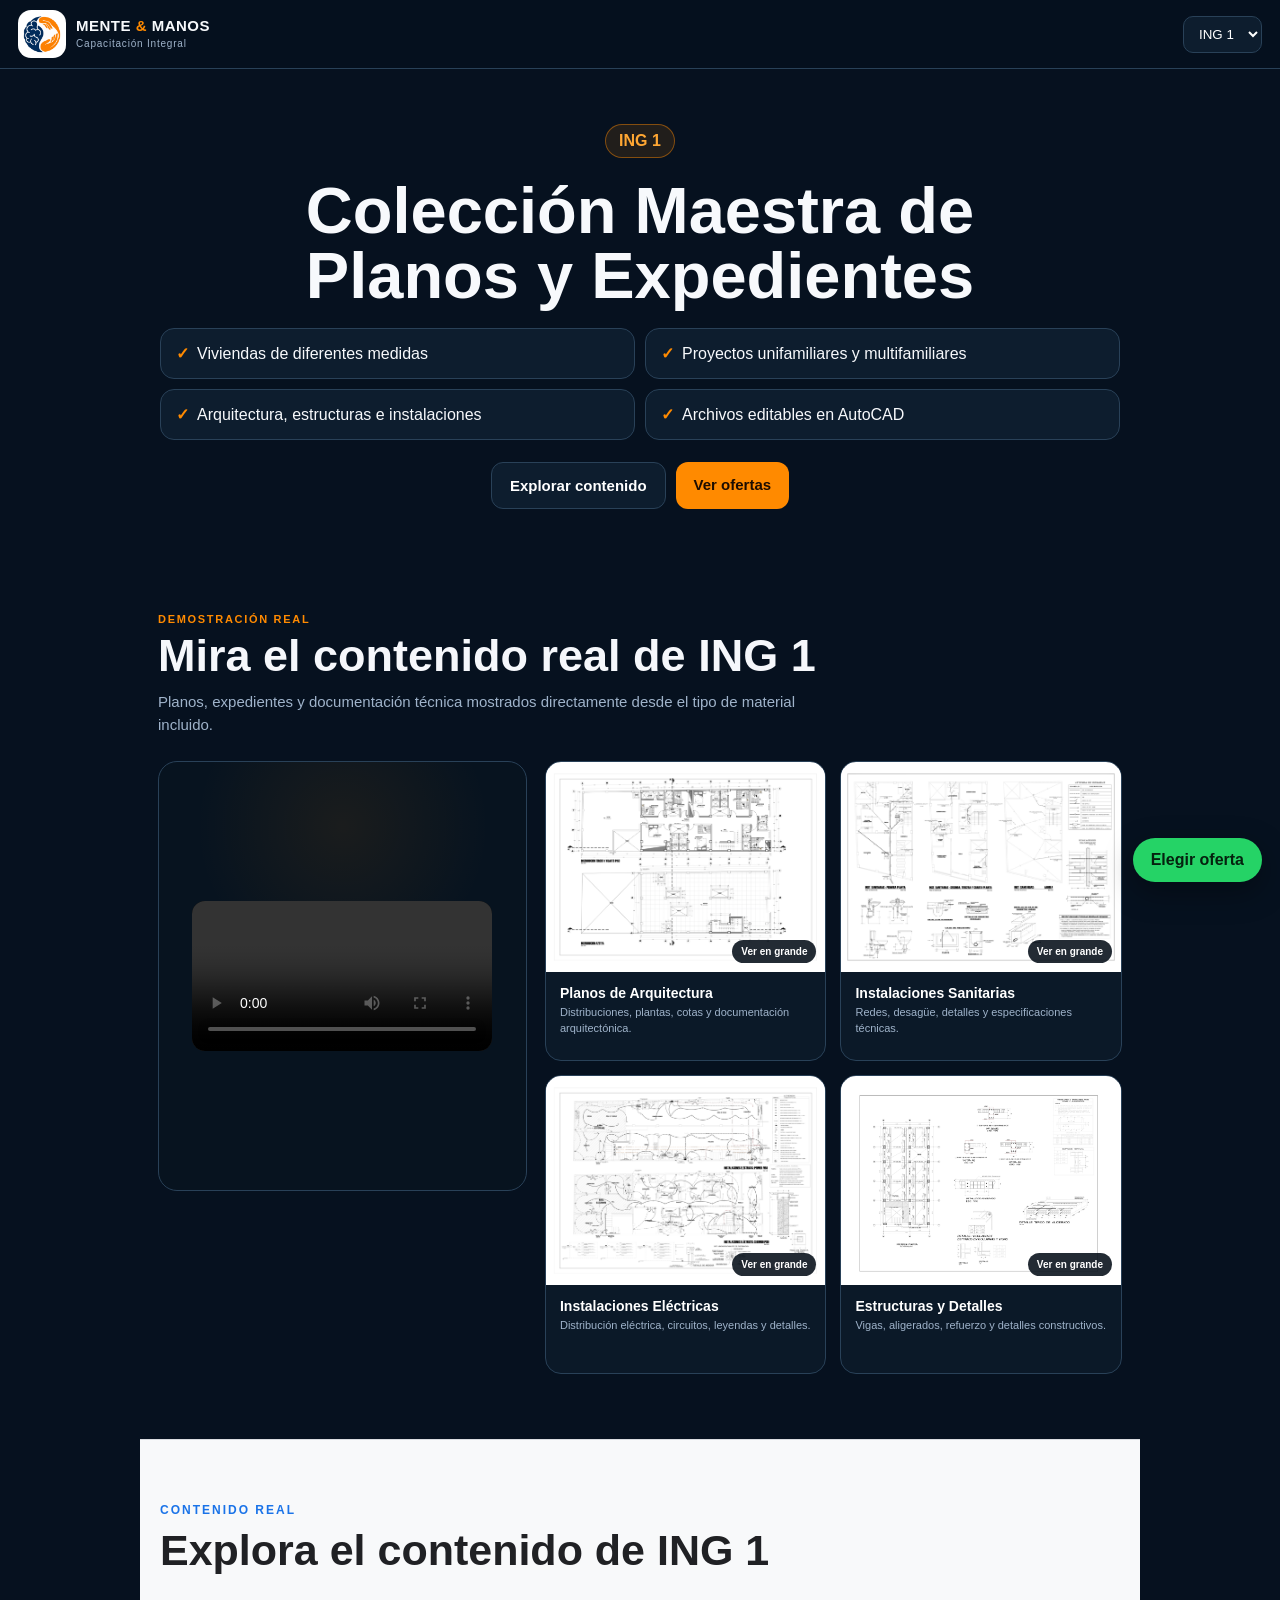
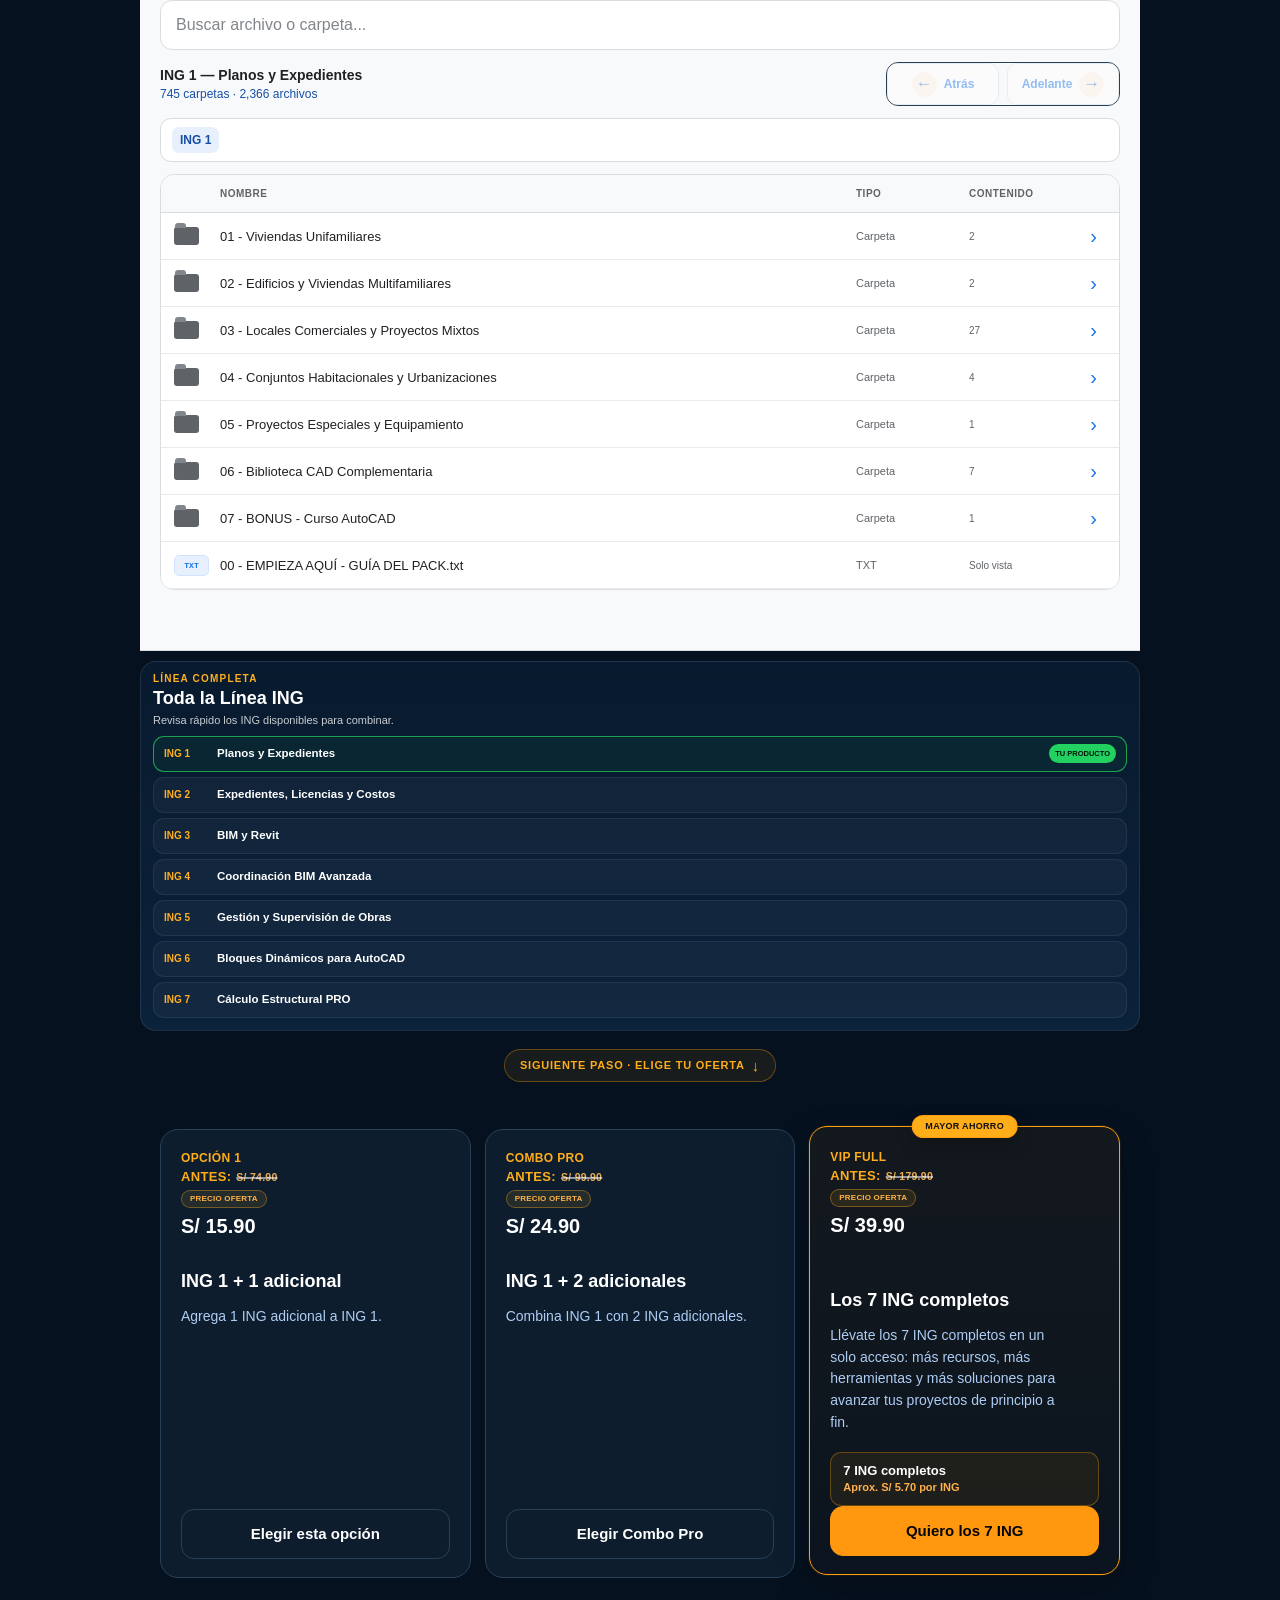
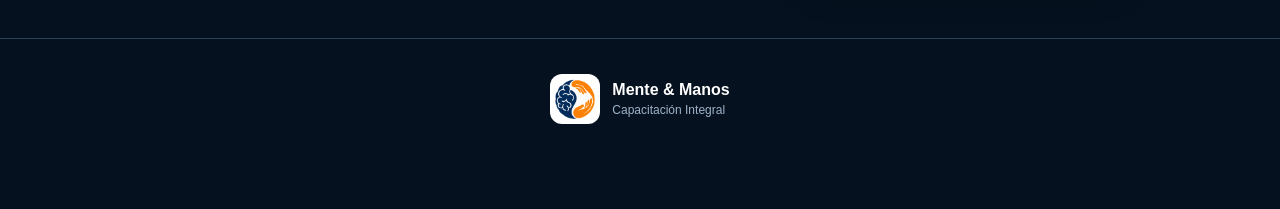
<file: index.html>
﻿<!DOCTYPE html>
<html lang="es">
<head>
    <meta charset="UTF-8">
    <meta name="viewport" content="width=device-width, initial-scale=1.0">
    <meta name="description" content="Explora la Línea Ingeniería y Arquitectura de Mente & Manos.">
    <title>Mente & Manos | Línea Ingeniería</title>
    <link rel="stylesheet" href="assets/css/styles.css">
<link rel="stylesheet" href="assets/css/mobile-conversion-v68.css">
<link rel="stylesheet" href="assets/css/mobile-conversion-v69.css">
<link rel="stylesheet" href="assets/css/text-drive-v701.css">
<link rel="stylesheet" href="assets/css/drive-final-v71.css?v=71">
<link rel="stylesheet" href="assets/css/drive-real-v72.css?v=72">
<link rel="stylesheet" href="assets/css/correccion-general-v76.css?v=76">
<link rel="stylesheet" href="assets/css/compacto-movil-v77.css?v=77">
<link rel="stylesheet" href="assets/css/ofertas-limpias-v81.css?v=81">
<link rel="stylesheet" href="assets/css/flujo-estable-v85.css?v=85">
<link rel="stylesheet" href="assets/css/movil-profesional-v86.css?v=86">
<link rel="stylesheet" href="assets/css/galeria-movil-ultra-v88.css?v=88">
<link rel="stylesheet" href="assets/css/puente-ofertas-v89.css?v=89">
<link rel="stylesheet" href="assets/css/vip-compacto-v90.css?v=90">
<link rel="stylesheet" href="assets/css/cards-ofertas-v95.css?v=95">
<link rel="stylesheet" href="assets/css/cards-desktop-v97.css?v=97">
<link rel="stylesheet" href="assets/css/rutas-producto-v101.css?v=101">
<link rel="stylesheet" href="assets/css/estabilidad-v110.css?v=110">
</head>

<body>

<header class="header">
    <a class="marca" href="#">
        <span class="logoBox">
            <img src="assets/media/logo.png" alt="Mente & Manos" id="logoMarca">
        </span>

        <span class="marcaTexto">
            <strong>MENTE <b>&</b> MANOS</strong>
            <small>Capacitación Integral</small>
        </span>
    </a>

    <select id="selectorProducto" aria-label="Producto de entrada">
        <option value="ing1">ING 1</option>
        <option value="ing3">ING 3</option>
        <option value="ing7">ING 7</option>
    </select>
</header>

<main>

<section class="hero">
    <div id="codigoProducto" class="badge">ING 1</div>

    <h1 id="nombreProducto">
        Colección Maestra de Planos y Expedientes
    </h1>
<div id="beneficios" class="beneficios"></div>

    <div class="botonesHero">
        <a href="#contenido" class="btn btnSecundario">
            Explorar contenido
        </a>

        <a href="#ofertas" class="btn btnPrincipal">
            Ver ofertas
        </a>
    </div>
</section>
<!-- MEDIA V5.4 START -->
<section id="mediaDemoV54" class="mediaDemoV54">

    <div class="mediaV54Encabezado">
        <span class="mediaV54Eyebrow">DEMOSTRACIÓN REAL</span>

        <h2 id="mediaV54Titulo">
            Mira el contenido real
        </h2>

        <p id="mediaV54Descripcion">
            Revisa una muestra visual del contenido antes de elegir tu paquete.
        </p>
    </div>

    <div class="mediaV54Grid">

        <div class="mediaV54VideoCol">
            <div id="mediaV54Video" class="mediaV54VideoWrap"></div>
        </div>

        <div class="mediaV54GaleriaCol">
            <div id="mediaV54Galeria" class="mediaV54Galeria"></div>
        </div>

    </div>

    <p id="mediaV54Nota" class="mediaV54Nota">
        Las imágenes y el video se muestran como referencia visual del producto.
    </p>

</section>
<!-- MEDIA V5.4 END -->
<section id="contenido" class="seccion seccionOscura">
    <div class="tituloSeccion">
        <span>CONTENIDO REAL</span>
        <h2 id="tituloArbolProducto">Explora lo que incluye</h2>

        
    </div>

    <div class="buscador">
        <input
            type="search"
            id="buscarArchivo"
            placeholder="Buscar archivo o carpeta..."
        >
    </div>

<div class="arbolMeta">

    <div
        id="arbolStats"
        class="arbolStats"
    >
        <strong>
            Preparando visor...
        </strong>
    </div>


    <div class="arbolBotones">

        <button
            type="button"
            id="expandirArbol"
            class="arbolBoton"
        >
            Atrás
        </button>

        <button
            type="button"
            id="contraerArbol"
            class="arbolBoton"
        >
            Adelante
        </button>

    </div>

</div>


<div
    id="filtrosArbol"
    class="filtrosArbol"
></div>


<div id="visorArchivos" class="visorArchivos"></div>

    
</section>


<section id="ofertas" class="seccion">
    <div class="tituloSeccion">
        <span>ELIGE TU OFERTA</span>
        <h2>Arma tu paquete</h2>
        <p>
            El producto por el que llegaste ya está incluido.
            Solo debes elegir los adicionales.
        </p>
    </div>

    <div class="ofertas">

        <article class="oferta" data-oferta="1">
            <div class="cabeceraOferta">
                <span>OPCIÓN 1</span>
                <strong id="precioOpcion1">S/ 15.90</strong>
            </div>

            <h3 id="tituloOferta1">ING 1 + 1 adicional</h3>

            <p id="textoOferta1">
                Agrega 1 ING adicional a ING 1.
            </p>

            <button
                class="btn btnSecundario elegirOferta"
                data-plan="1"
            >
                Elegir esta opción
            </button>
        </article>


        <article class="oferta ofertaRecomendada" data-oferta="2">
            <div class="recomendado">MEJOR VALOR</div>

            <div class="cabeceraOferta">
                <span>COMBO PRO</span>
                <strong>S/ 24.90</strong>
            </div>

            <h3 id="tituloOferta2">ING 1 + 2 adicionales</h3>

            <p id="textoOferta2">
                Combina ING 1 con 2 ING adicionales.
            </p>

            <button
                class="btn btnSecundario elegirOferta"
                data-plan="2"
            >
                Elegir Combo Pro
            </button>
        </article>


        <article class="oferta" data-oferta="3">
            <div class="cabeceraOferta">
                <span>VIP FULL</span>
                <strong>S/ 39.90</strong>
            </div>

            <h3>Los 7 ING completos</h3>

            <p>
                Diseño, documentación, BIM, coordinación,
                obra, AutoCAD y cálculo estructural.
            </p>

            <button
                class="btn btnNegro elegirOferta"
                data-plan="3"
            >
                Elegir VIP Full
            </button>
        </article>

    </div>


    <div id="configurador" class="configurador oculto">
        <h3 id="tituloConfigurador">
            Elige tus adicionales
        </h3>

        

        <div id="listaAdicionales" class="listaAdicionales"></div>

        <div class="resumenPedido">
            <div>
                <small>TU PEDIDO</small>
                
            </div>

            
        </div>

        <button
            id="continuarWhatsapp"
            class="btn btnWhatsapp"
            disabled
        >
            Continuar por WhatsApp
        </button>
    </div>
</section>
</main>


<a href="#ofertas" class="whatsappFlotante">
    Elegir oferta
</a>


<footer>
    <div class="footerMarca">
        <img src="assets/media/logo.png" alt="Mente & Manos">
        <div>
            <strong>Mente & Manos</strong>
            <p>Capacitación Integral</p>
        </div>
    </div>
</footer>
<script src="assets/data/arboles-data.js"></script>
<script src="assets/js/arboles.js"></script>
<script src="assets/js/precios-ing1.js"></script>
<script src="assets/js/app.js"></script>
<script src="assets/js/media-v54.js"></script>
<script src="assets/js/configurador-fix-v57.js"></script>
<script src="assets/js/resumen-pedido-v59.js"></script>
<script src="assets/js/whatsapp-v60.js"></script>
<script src="assets/js/producto-dinamico-v64.js"></script>
<script src="assets/js/prioridad-vip-v65.js"></script>
<script src="assets/js/modo-campana-v67.js"></script>
<script src="assets/js/mobile-conversion-v68.js"></script>
<script src="assets/js/mobile-conversion-v69.js"></script>
<script src="assets/js/text-drive-v701.js"></script>
<script src="assets/js/drive-final-v71.js?v=71"></script>
<script src="assets/js/text-fixes-v72.js?v=72"></script>
<script src="assets/js/correccion-general-v76.js?v=76"></script>
<script src="assets/js/compacto-movil-v77.js?v=77"></script>
<script src="assets/js/ofertas-limpias-v81.js?v=81"></script>
<script src="assets/js/flujo-estable-v85.js?v=85"></script>
<script src="assets/js/puente-ofertas-v89.js?v=89"></script>
<script src="assets/js/cards-ofertas-v95.js?v=95"></script>
<script src="assets/js/rutas-producto-v101.js?v=101"></script>
</body>
</html>
</file>
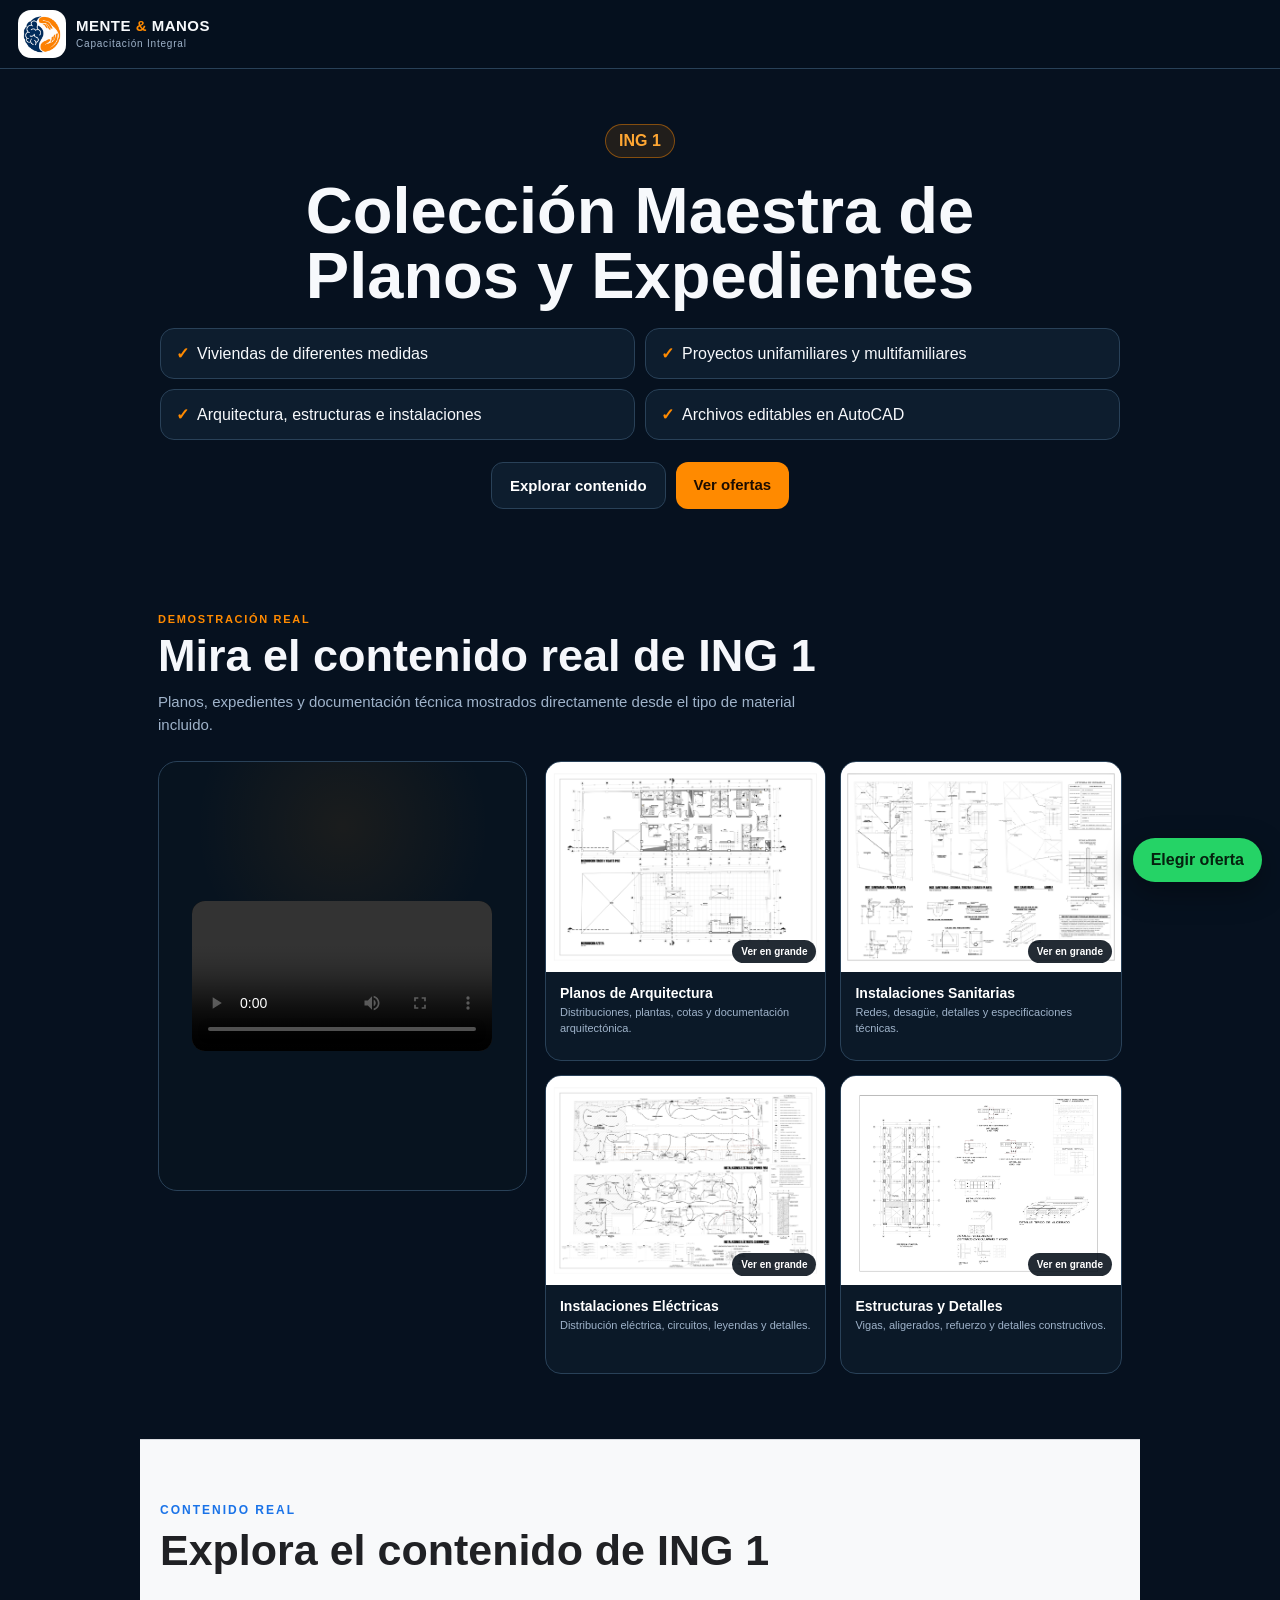
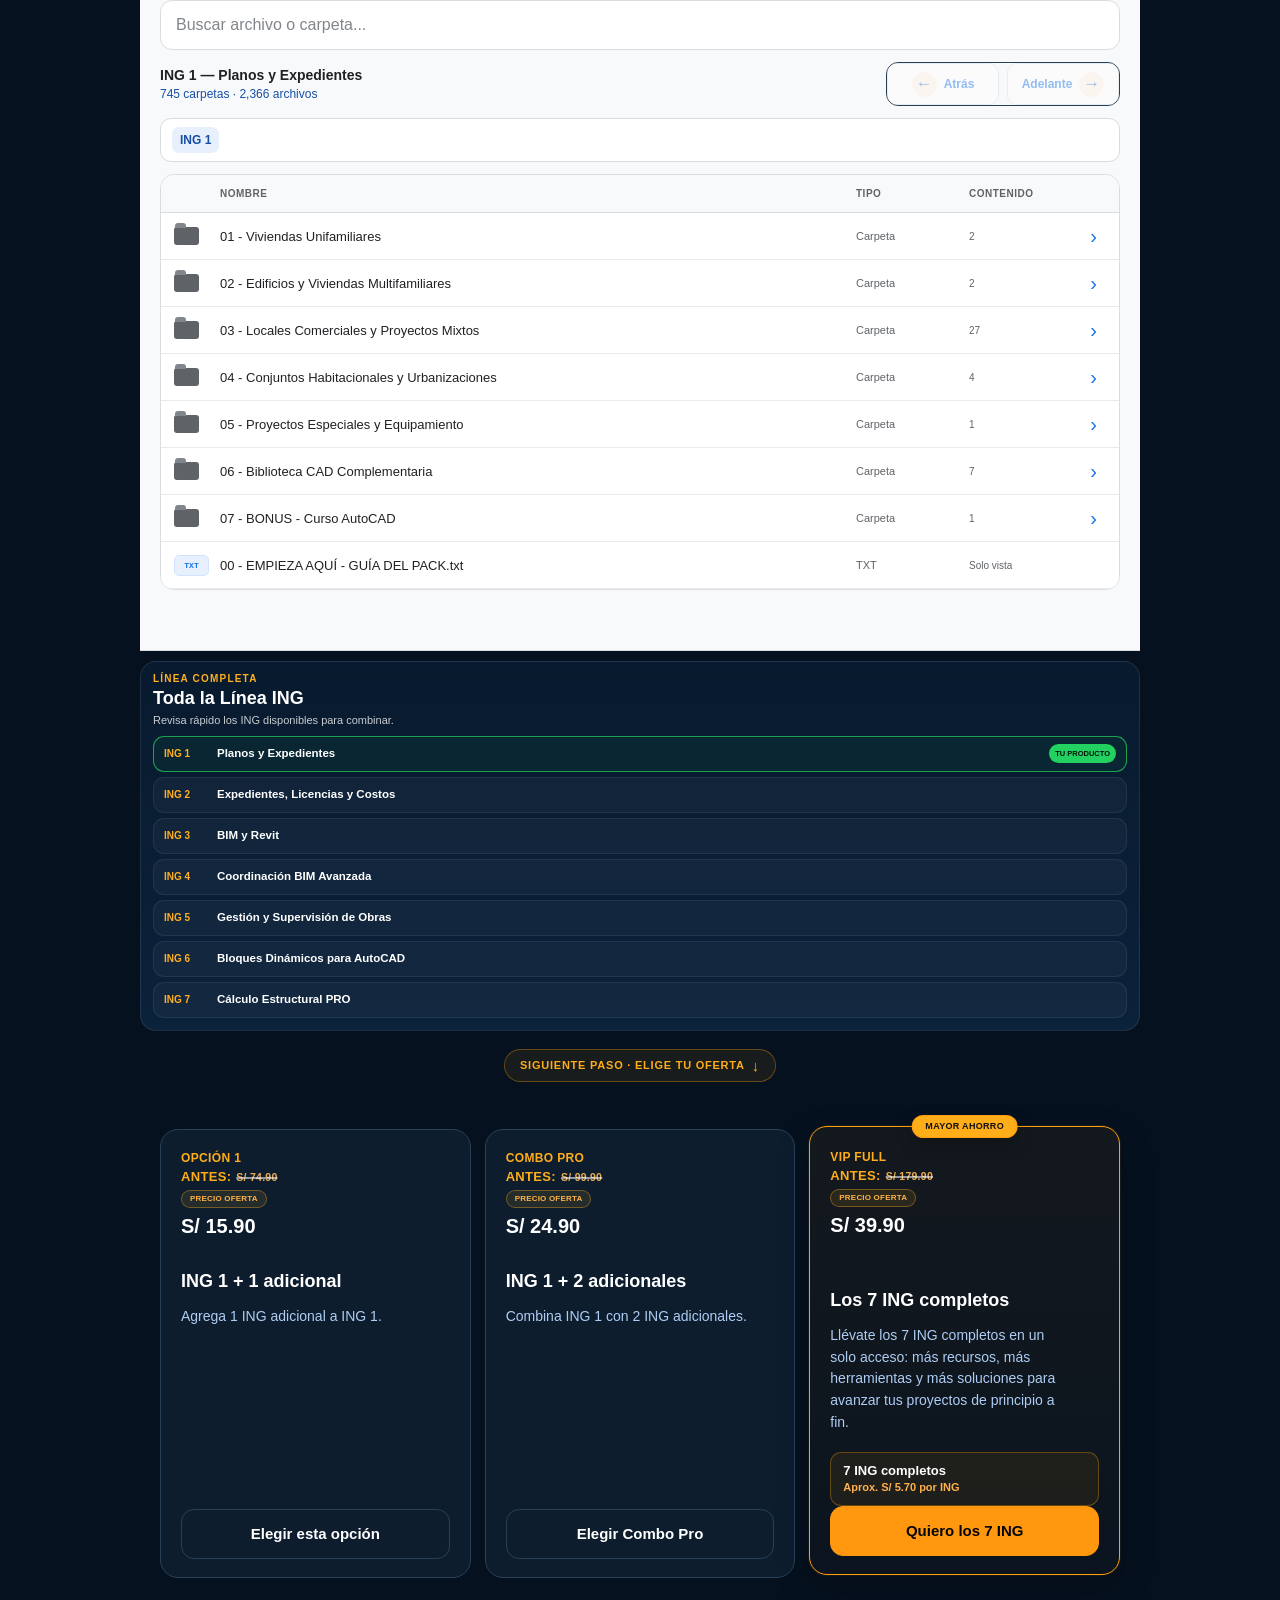
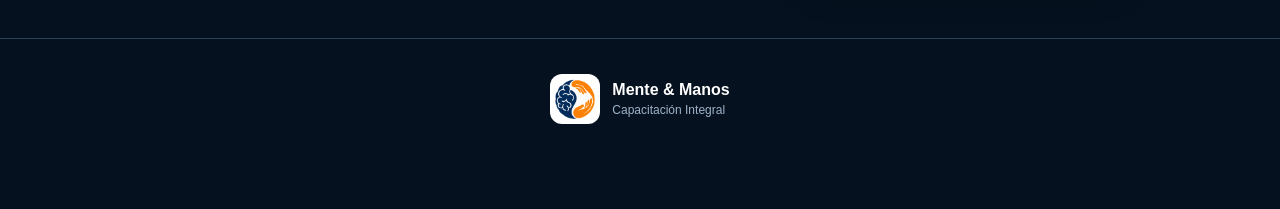
<file: ing1/index.html>
﻿<!DOCTYPE html>
<html lang="es">
<head>
    <base href="../">
    <meta charset="UTF-8">
    <meta name="viewport" content="width=device-width, initial-scale=1.0">
    <meta name="description" content="Explora la Línea Ingeniería y Arquitectura de Mente & Manos.">
    <title>ING 1 | Mente & Manos</title>
    <link rel="stylesheet" href="assets/css/styles.css">
<link rel="stylesheet" href="assets/css/mobile-conversion-v68.css">
<link rel="stylesheet" href="assets/css/mobile-conversion-v69.css">
<link rel="stylesheet" href="assets/css/text-drive-v701.css">
<link rel="stylesheet" href="assets/css/drive-final-v71.css?v=71">
<link rel="stylesheet" href="assets/css/drive-real-v72.css?v=72">
<link rel="stylesheet" href="assets/css/correccion-general-v76.css?v=76">
<link rel="stylesheet" href="assets/css/compacto-movil-v77.css?v=77">
<link rel="stylesheet" href="assets/css/ofertas-limpias-v81.css?v=81">
<link rel="stylesheet" href="assets/css/flujo-estable-v85.css?v=85">
<link rel="stylesheet" href="assets/css/movil-profesional-v86.css?v=86">
<link rel="stylesheet" href="assets/css/galeria-movil-ultra-v88.css?v=88">
<link rel="stylesheet" href="assets/css/puente-ofertas-v89.css?v=89">
<link rel="stylesheet" href="assets/css/vip-compacto-v90.css?v=90">
<link rel="stylesheet" href="assets/css/cards-ofertas-v95.css?v=95">
<link rel="stylesheet" href="assets/css/cards-desktop-v97.css?v=97">
<link rel="stylesheet" href="assets/css/rutas-producto-v101.css?v=101">
<link rel="stylesheet" href="assets/css/estabilidad-v110.css?v=110">
</head>

<body>

<header class="header">
    <a class="marca" href="#">
        <span class="logoBox">
            <img src="assets/media/logo.png" alt="Mente & Manos" id="logoMarca">
        </span>

        <span class="marcaTexto">
            <strong>MENTE <b>&</b> MANOS</strong>
            <small>Capacitación Integral</small>
        </span>
    </a>

    <select id="selectorProducto" aria-label="Producto de entrada">
        <option value="ing1">ING 1</option>
        <option value="ing3">ING 3</option>
        <option value="ing7">ING 7</option>
    </select>
</header>

<main>

<section class="hero">
    <div id="codigoProducto" class="badge">ING 1</div>

    <h1 id="nombreProducto">
        Colección Maestra de Planos y Expedientes
    </h1>
<div id="beneficios" class="beneficios"></div>

    <div class="botonesHero">
        <a href="#contenido" class="btn btnSecundario">
            Explorar contenido
        </a>

        <a href="#ofertas" class="btn btnPrincipal">
            Ver ofertas
        </a>
    </div>
</section>
<!-- MEDIA V5.4 START -->
<section id="mediaDemoV54" class="mediaDemoV54">

    <div class="mediaV54Encabezado">
        <span class="mediaV54Eyebrow">DEMOSTRACIÓN REAL</span>

        <h2 id="mediaV54Titulo">
            Mira el contenido real
        </h2>

        <p id="mediaV54Descripcion">
            Revisa una muestra visual del contenido antes de elegir tu paquete.
        </p>
    </div>

    <div class="mediaV54Grid">

        <div class="mediaV54VideoCol">
            <div id="mediaV54Video" class="mediaV54VideoWrap"></div>
        </div>

        <div class="mediaV54GaleriaCol">
            <div id="mediaV54Galeria" class="mediaV54Galeria"></div>
        </div>

    </div>

    <p id="mediaV54Nota" class="mediaV54Nota">
        Las imágenes y el video se muestran como referencia visual del producto.
    </p>

</section>
<!-- MEDIA V5.4 END -->
<section id="contenido" class="seccion seccionOscura">
    <div class="tituloSeccion">
        <span>CONTENIDO REAL</span>
        <h2 id="tituloArbolProducto">Explora lo que incluye</h2>

        
    </div>

    <div class="buscador">
        <input
            type="search"
            id="buscarArchivo"
            placeholder="Buscar archivo o carpeta..."
        >
    </div>

<div class="arbolMeta">

    <div
        id="arbolStats"
        class="arbolStats"
    >
        <strong>
            Preparando visor...
        </strong>
    </div>


    <div class="arbolBotones">

        <button
            type="button"
            id="expandirArbol"
            class="arbolBoton"
        >
            Atrás
        </button>

        <button
            type="button"
            id="contraerArbol"
            class="arbolBoton"
        >
            Adelante
        </button>

    </div>

</div>


<div
    id="filtrosArbol"
    class="filtrosArbol"
></div>


<div id="visorArchivos" class="visorArchivos"></div>

    
</section>


<section id="ofertas" class="seccion">
    <div class="tituloSeccion">
        <span>ELIGE TU OFERTA</span>
        <h2>Arma tu paquete</h2>
        <p>
            El producto por el que llegaste ya está incluido.
            Solo debes elegir los adicionales.
        </p>
    </div>

    <div class="ofertas">

        <article class="oferta" data-oferta="1">
            <div class="cabeceraOferta">
                <span>OPCIÓN 1</span>
                <strong id="precioOpcion1">S/ 15.90</strong>
            </div>

            <h3 id="tituloOferta1">ING 1 + 1 adicional</h3>

            <p id="textoOferta1">
                Agrega 1 ING adicional a ING 1.
            </p>

            <button
                class="btn btnSecundario elegirOferta"
                data-plan="1"
            >
                Elegir esta opción
            </button>
        </article>


        <article class="oferta ofertaRecomendada" data-oferta="2">
            <div class="recomendado">MEJOR VALOR</div>

            <div class="cabeceraOferta">
                <span>COMBO PRO</span>
                <strong>S/ 24.90</strong>
            </div>

            <h3 id="tituloOferta2">ING 1 + 2 adicionales</h3>

            <p id="textoOferta2">
                Combina ING 1 con 2 ING adicionales.
            </p>

            <button
                class="btn btnSecundario elegirOferta"
                data-plan="2"
            >
                Elegir Combo Pro
            </button>
        </article>


        <article class="oferta" data-oferta="3">
            <div class="cabeceraOferta">
                <span>VIP FULL</span>
                <strong>S/ 39.90</strong>
            </div>

            <h3>Los 7 ING completos</h3>

            <p>
                Diseño, documentación, BIM, coordinación,
                obra, AutoCAD y cálculo estructural.
            </p>

            <button
                class="btn btnNegro elegirOferta"
                data-plan="3"
            >
                Elegir VIP Full
            </button>
        </article>

    </div>


    <div id="configurador" class="configurador oculto">
        <h3 id="tituloConfigurador">
            Elige tus adicionales
        </h3>

        

        <div id="listaAdicionales" class="listaAdicionales"></div>

        <div class="resumenPedido">
            <div>
                <small>TU PEDIDO</small>
                
            </div>

            
        </div>

        <button
            id="continuarWhatsapp"
            class="btn btnWhatsapp"
            disabled
        >
            Continuar por WhatsApp
        </button>
    </div>
</section>
</main>


<a href="#ofertas" class="whatsappFlotante">
    Elegir oferta
</a>


<footer>
    <div class="footerMarca">
        <img src="assets/media/logo.png" alt="Mente & Manos">
        <div>
            <strong>Mente & Manos</strong>
            <p>Capacitación Integral</p>
        </div>
    </div>
</footer>
<script src="assets/data/arboles-data.js"></script>
<script src="assets/js/arboles.js"></script>
<script src="assets/js/precios-ing1.js"></script>
<script src="assets/js/app.js"></script>
<script src="assets/js/media-v54.js"></script>
<script src="assets/js/configurador-fix-v57.js"></script>
<script src="assets/js/resumen-pedido-v59.js"></script>
<script src="assets/js/whatsapp-v60.js"></script>
<script src="assets/js/producto-dinamico-v64.js"></script>
<script src="assets/js/prioridad-vip-v65.js"></script>
<script src="assets/js/modo-campana-v67.js"></script>
<script src="assets/js/mobile-conversion-v68.js"></script>
<script src="assets/js/mobile-conversion-v69.js"></script>
<script src="assets/js/text-drive-v701.js"></script>
<script src="assets/js/drive-final-v71.js?v=71"></script>
<script src="assets/js/text-fixes-v72.js?v=72"></script>
<script src="assets/js/correccion-general-v76.js?v=76"></script>
<script src="assets/js/compacto-movil-v77.js?v=77"></script>
<script src="assets/js/ofertas-limpias-v81.js?v=81"></script>
<script src="assets/js/flujo-estable-v85.js?v=85"></script>
<script src="assets/js/puente-ofertas-v89.js?v=89"></script>
<script src="assets/js/cards-ofertas-v95.js?v=95"></script>
<script src="assets/js/rutas-producto-v101.js?v=101"></script>
</body>
</html>
</file>
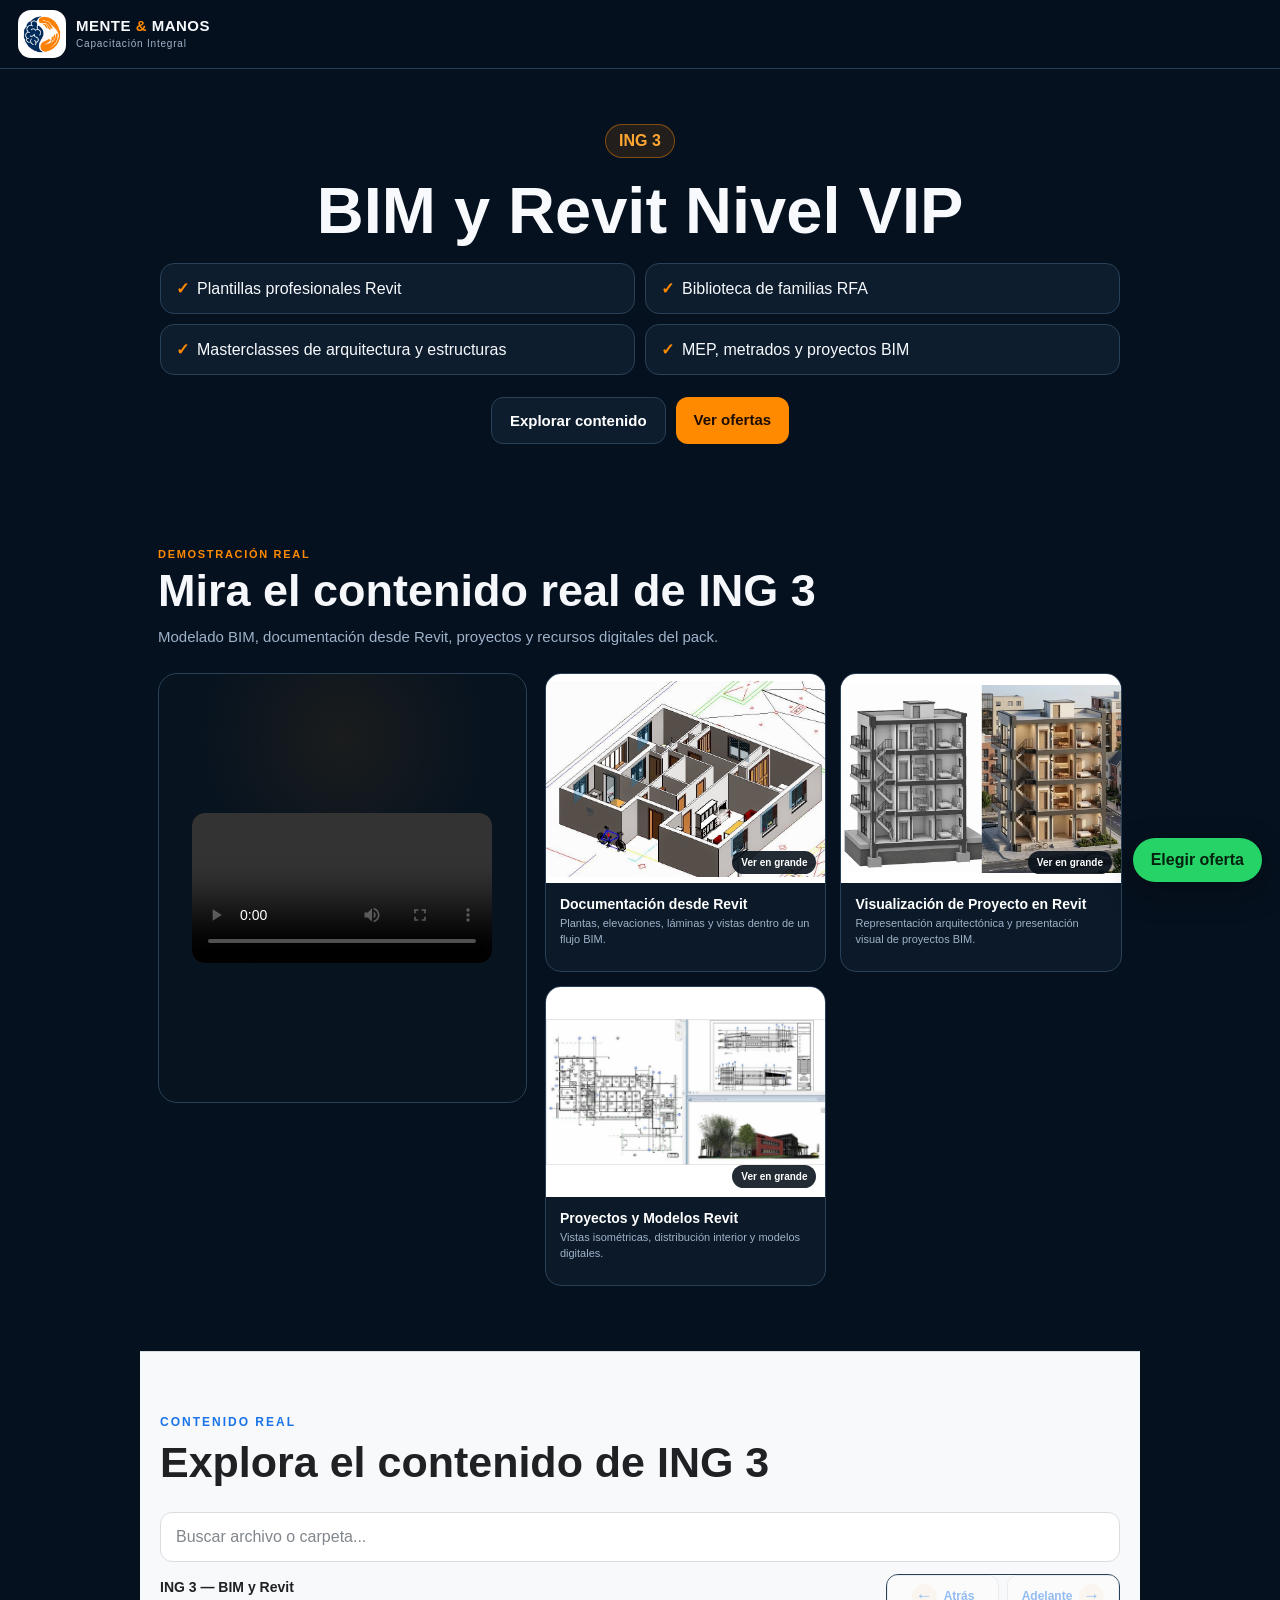
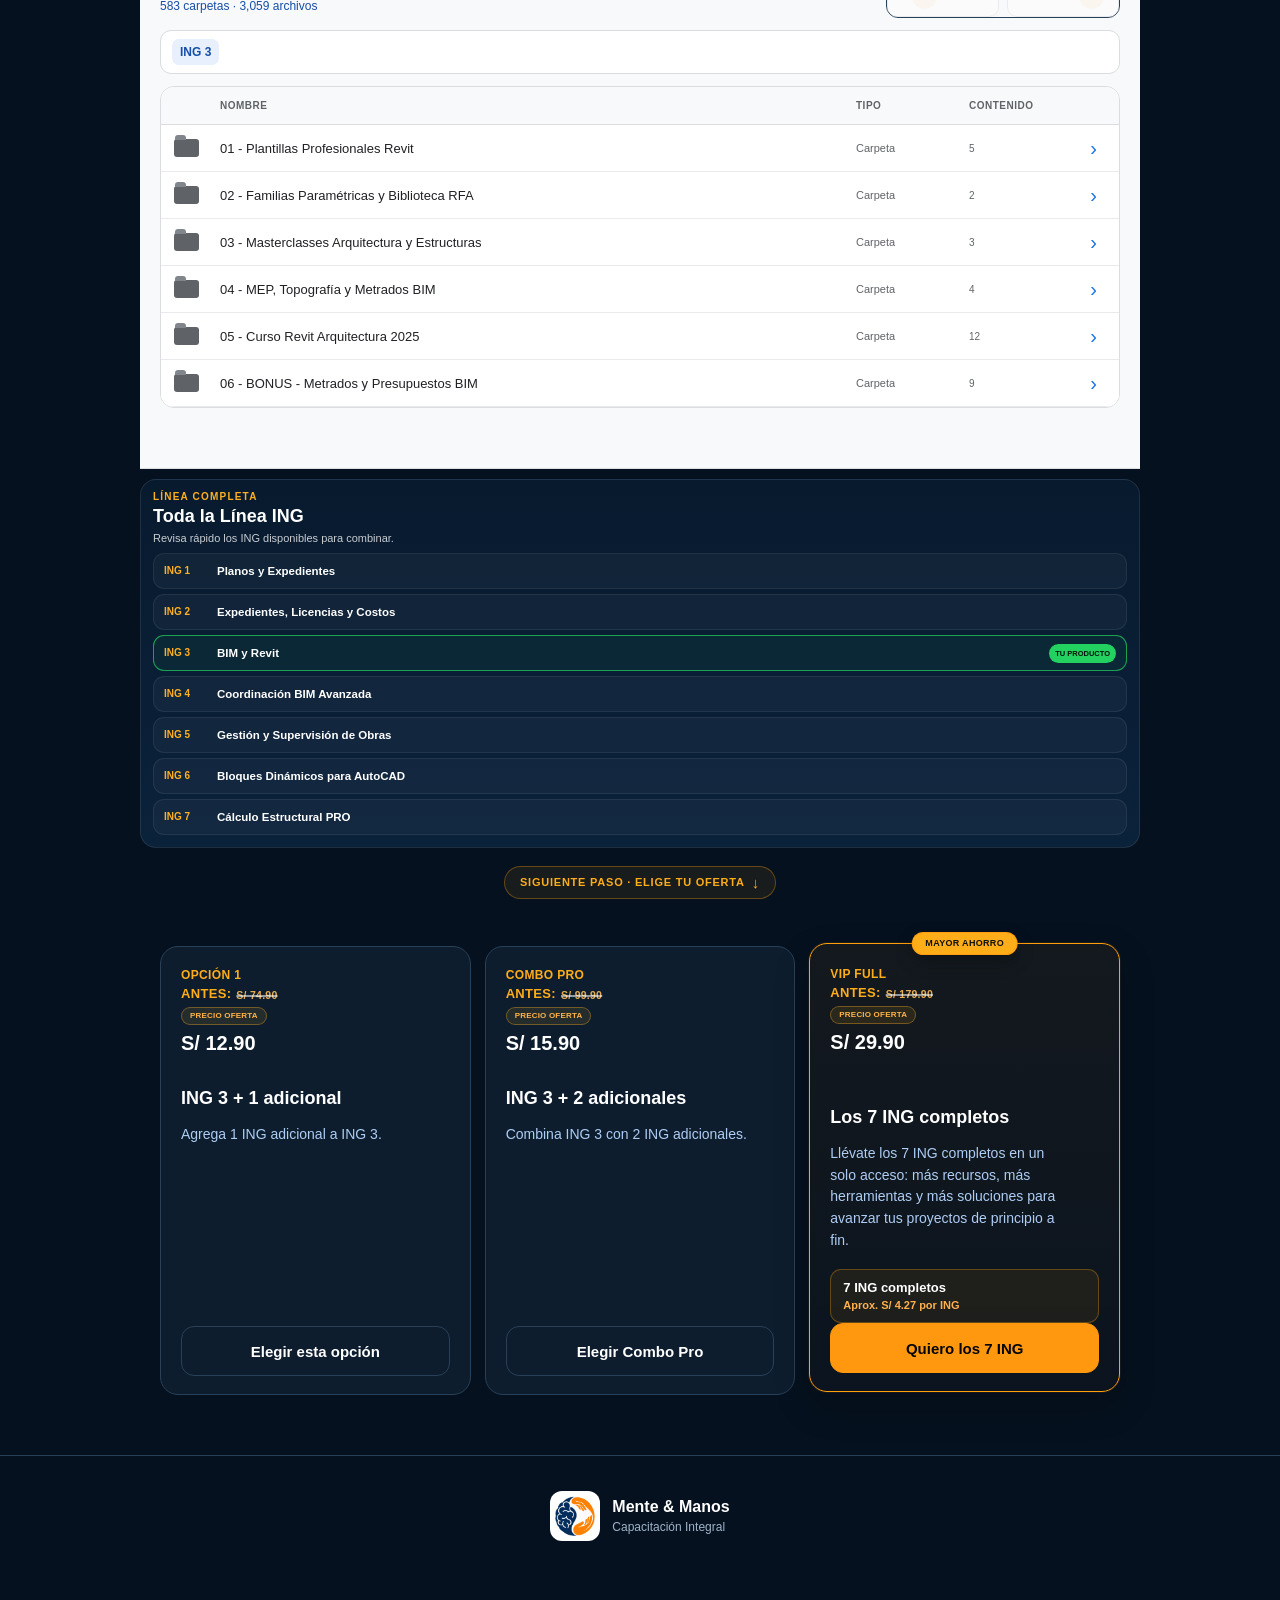
<file: ing3/index.html>
﻿<!DOCTYPE html>
<html lang="es">
<head>
    <base href="../">
    <meta charset="UTF-8">
    <meta name="viewport" content="width=device-width, initial-scale=1.0">
    <meta name="description" content="Explora la Línea Ingeniería y Arquitectura de Mente & Manos.">
    <title>ING 3 | Mente & Manos</title>
    <link rel="stylesheet" href="assets/css/styles.css">
<link rel="stylesheet" href="assets/css/mobile-conversion-v68.css">
<link rel="stylesheet" href="assets/css/mobile-conversion-v69.css">
<link rel="stylesheet" href="assets/css/text-drive-v701.css">
<link rel="stylesheet" href="assets/css/drive-final-v71.css?v=71">
<link rel="stylesheet" href="assets/css/drive-real-v72.css?v=72">
<link rel="stylesheet" href="assets/css/correccion-general-v76.css?v=76">
<link rel="stylesheet" href="assets/css/compacto-movil-v77.css?v=77">
<link rel="stylesheet" href="assets/css/ofertas-limpias-v81.css?v=81">
<link rel="stylesheet" href="assets/css/flujo-estable-v85.css?v=85">
<link rel="stylesheet" href="assets/css/movil-profesional-v86.css?v=86">
<link rel="stylesheet" href="assets/css/galeria-movil-ultra-v88.css?v=88">
<link rel="stylesheet" href="assets/css/puente-ofertas-v89.css?v=89">
<link rel="stylesheet" href="assets/css/vip-compacto-v90.css?v=90">
<link rel="stylesheet" href="assets/css/cards-ofertas-v95.css?v=95">
<link rel="stylesheet" href="assets/css/cards-desktop-v97.css?v=97">
<link rel="stylesheet" href="assets/css/rutas-producto-v101.css?v=101">
<link rel="stylesheet" href="assets/css/estabilidad-v110.css?v=110">
</head>

<body>

<header class="header">
    <a class="marca" href="#">
        <span class="logoBox">
            <img src="assets/media/logo.png" alt="Mente & Manos" id="logoMarca">
        </span>

        <span class="marcaTexto">
            <strong>MENTE <b>&</b> MANOS</strong>
            <small>Capacitación Integral</small>
        </span>
    </a>

    <select id="selectorProducto" aria-label="Producto de entrada">
        <option value="ing1">ING 1</option>
        <option value="ing3">ING 3</option>
        <option value="ing7">ING 7</option>
    </select>
</header>

<main>

<section class="hero">
    <div id="codigoProducto" class="badge">ING 1</div>

    <h1 id="nombreProducto">
        Colección Maestra de Planos y Expedientes
    </h1>
<div id="beneficios" class="beneficios"></div>

    <div class="botonesHero">
        <a href="#contenido" class="btn btnSecundario">
            Explorar contenido
        </a>

        <a href="#ofertas" class="btn btnPrincipal">
            Ver ofertas
        </a>
    </div>
</section>
<!-- MEDIA V5.4 START -->
<section id="mediaDemoV54" class="mediaDemoV54">

    <div class="mediaV54Encabezado">
        <span class="mediaV54Eyebrow">DEMOSTRACIÓN REAL</span>

        <h2 id="mediaV54Titulo">
            Mira el contenido real
        </h2>

        <p id="mediaV54Descripcion">
            Revisa una muestra visual del contenido antes de elegir tu paquete.
        </p>
    </div>

    <div class="mediaV54Grid">

        <div class="mediaV54VideoCol">
            <div id="mediaV54Video" class="mediaV54VideoWrap"></div>
        </div>

        <div class="mediaV54GaleriaCol">
            <div id="mediaV54Galeria" class="mediaV54Galeria"></div>
        </div>

    </div>

    <p id="mediaV54Nota" class="mediaV54Nota">
        Las imágenes y el video se muestran como referencia visual del producto.
    </p>

</section>
<!-- MEDIA V5.4 END -->
<section id="contenido" class="seccion seccionOscura">
    <div class="tituloSeccion">
        <span>CONTENIDO REAL</span>
        <h2 id="tituloArbolProducto">Explora lo que incluye</h2>

        
    </div>

    <div class="buscador">
        <input
            type="search"
            id="buscarArchivo"
            placeholder="Buscar archivo o carpeta..."
        >
    </div>

<div class="arbolMeta">

    <div
        id="arbolStats"
        class="arbolStats"
    >
        <strong>
            Preparando visor...
        </strong>
    </div>


    <div class="arbolBotones">

        <button
            type="button"
            id="expandirArbol"
            class="arbolBoton"
        >
            Atrás
        </button>

        <button
            type="button"
            id="contraerArbol"
            class="arbolBoton"
        >
            Adelante
        </button>

    </div>

</div>


<div
    id="filtrosArbol"
    class="filtrosArbol"
></div>


<div id="visorArchivos" class="visorArchivos"></div>

    
</section>


<section id="ofertas" class="seccion">
    <div class="tituloSeccion">
        <span>ELIGE TU OFERTA</span>
        <h2>Arma tu paquete</h2>
        <p>
            El producto por el que llegaste ya está incluido.
            Solo debes elegir los adicionales.
        </p>
    </div>

    <div class="ofertas">

        <article class="oferta" data-oferta="1">
            <div class="cabeceraOferta">
                <span>OPCIÓN 1</span>
                <strong id="precioOpcion1">S/ 9.90</strong>
            </div>

            <h3 id="tituloOferta1">ING 1 + 1 adicional</h3>

            <p id="textoOferta1">
                Agrega 1 ING adicional a ING 1.
            </p>

            <button
                class="btn btnSecundario elegirOferta"
                data-plan="1"
            >
                Elegir esta opción
            </button>
        </article>


        <article class="oferta ofertaRecomendada" data-oferta="2">
            <div class="recomendado">MEJOR VALOR</div>

            <div class="cabeceraOferta">
                <span>COMBO PRO</span>
                <strong>S/ 15.90</strong>
            </div>

            <h3 id="tituloOferta2">ING 1 + 2 adicionales</h3>

            <p id="textoOferta2">
                Combina ING 1 con 2 ING adicionales.
            </p>

            <button
                class="btn btnSecundario elegirOferta"
                data-plan="2"
            >
                Elegir Combo Pro
            </button>
        </article>


        <article class="oferta" data-oferta="3">
            <div class="cabeceraOferta">
                <span>VIP FULL</span>
                <strong>S/ 29.90</strong>
            </div>

            <h3>Los 7 ING completos</h3>

            <p>
                Diseño, documentación, BIM, coordinación,
                obra, AutoCAD y cálculo estructural.
            </p>

            <button
                class="btn btnNegro elegirOferta"
                data-plan="3"
            >
                Elegir VIP Full
            </button>
        </article>

    </div>


    <div id="configurador" class="configurador oculto">
        <h3 id="tituloConfigurador">
            Elige tus adicionales
        </h3>

        

        <div id="listaAdicionales" class="listaAdicionales"></div>

        <div class="resumenPedido">
            <div>
                <small>TU PEDIDO</small>
                
            </div>

            
        </div>

        <button
            id="continuarWhatsapp"
            class="btn btnWhatsapp"
            disabled
        >
            Continuar por WhatsApp
        </button>
    </div>
</section>
</main>


<a href="#ofertas" class="whatsappFlotante">
    Elegir oferta
</a>


<footer>
    <div class="footerMarca">
        <img src="assets/media/logo.png" alt="Mente & Manos">
        <div>
            <strong>Mente & Manos</strong>
            <p>Capacitación Integral</p>
        </div>
    </div>
</footer>
<script src="assets/data/arboles-data.js"></script>
<script src="assets/js/arboles.js"></script>
<script src="assets/js/precios-ing1.js"></script>
<script src="assets/js/app.js"></script>
<script src="assets/js/media-v54.js"></script>
<script src="assets/js/configurador-fix-v57.js"></script>
<script src="assets/js/resumen-pedido-v59.js"></script>
<script src="assets/js/whatsapp-v60.js"></script>
<script src="assets/js/producto-dinamico-v64.js"></script>
<script src="assets/js/prioridad-vip-v65.js"></script>
<script src="assets/js/modo-campana-v67.js"></script>
<script src="assets/js/mobile-conversion-v68.js"></script>
<script src="assets/js/mobile-conversion-v69.js"></script>
<script src="assets/js/text-drive-v701.js"></script>
<script src="assets/js/drive-final-v71.js?v=71"></script>
<script src="assets/js/text-fixes-v72.js?v=72"></script>
<script src="assets/js/correccion-general-v76.js?v=76"></script>
<script src="assets/js/compacto-movil-v77.js?v=77"></script>
<script src="assets/js/ofertas-limpias-v81.js?v=81"></script>
<script src="assets/js/flujo-estable-v85.js?v=85"></script>
<script src="assets/js/puente-ofertas-v89.js?v=89"></script>
<script src="assets/js/cards-ofertas-v95.js?v=95"></script>
<script src="assets/js/rutas-producto-v101.js?v=101"></script>
</body>
</html>
</file>
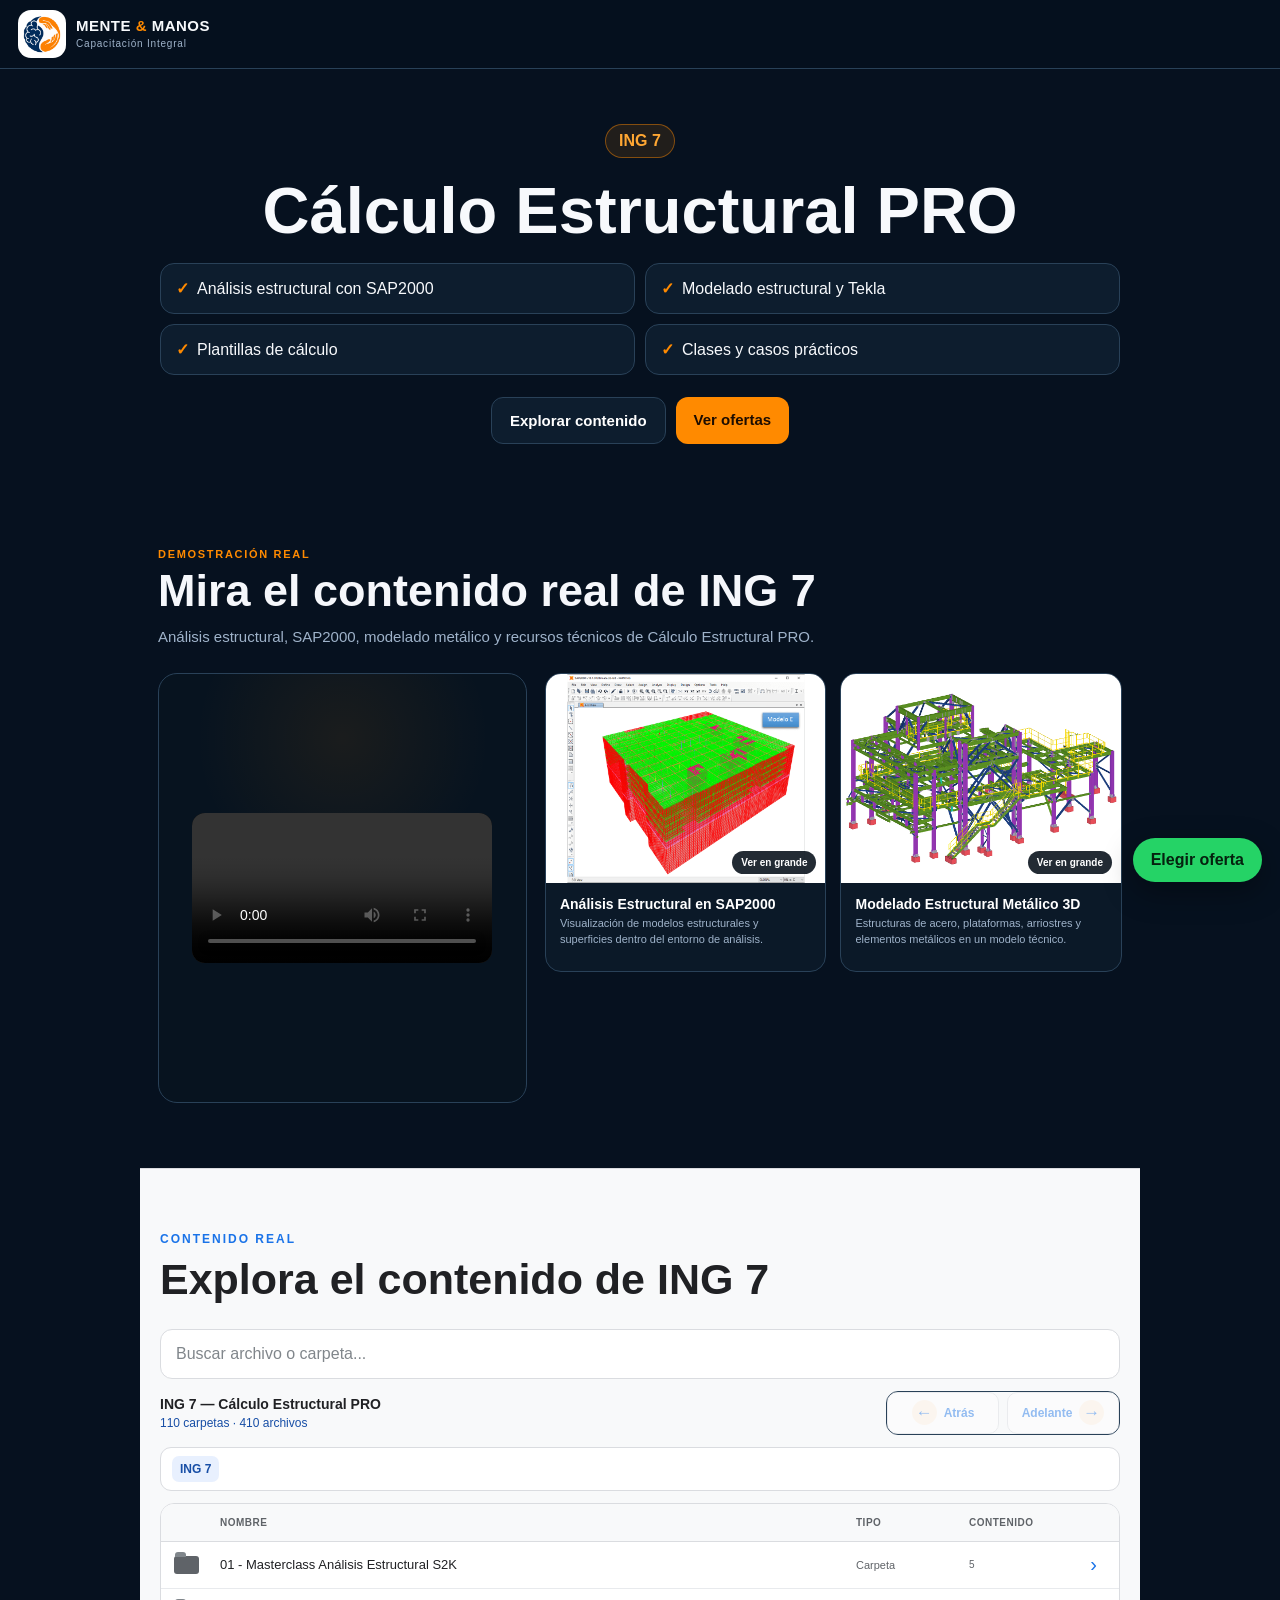
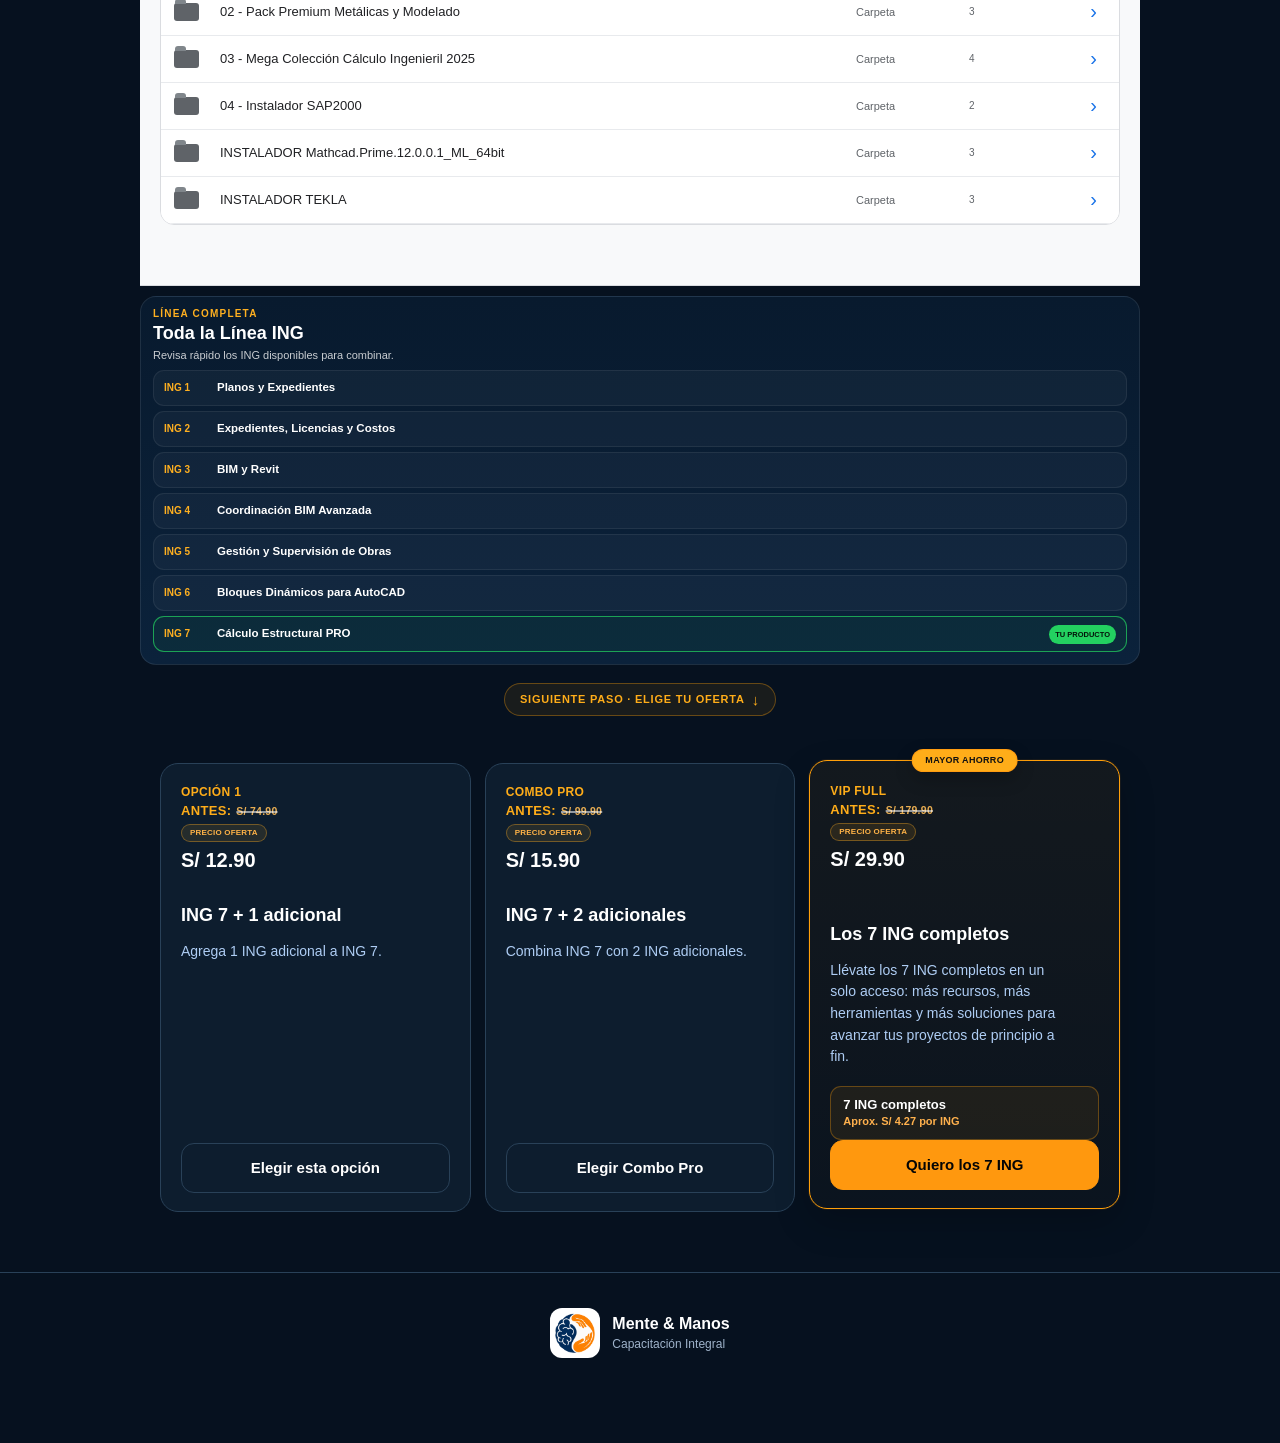
<file: ing7/index.html>
﻿<!DOCTYPE html>
<html lang="es">
<head>
    <base href="../">
    <meta charset="UTF-8">
    <meta name="viewport" content="width=device-width, initial-scale=1.0">
    <meta name="description" content="Explora la Línea Ingeniería y Arquitectura de Mente & Manos.">
    <title>ING 7 | Mente & Manos</title>
    <link rel="stylesheet" href="assets/css/styles.css">
<link rel="stylesheet" href="assets/css/mobile-conversion-v68.css">
<link rel="stylesheet" href="assets/css/mobile-conversion-v69.css">
<link rel="stylesheet" href="assets/css/text-drive-v701.css">
<link rel="stylesheet" href="assets/css/drive-final-v71.css?v=71">
<link rel="stylesheet" href="assets/css/drive-real-v72.css?v=72">
<link rel="stylesheet" href="assets/css/correccion-general-v76.css?v=76">
<link rel="stylesheet" href="assets/css/compacto-movil-v77.css?v=77">
<link rel="stylesheet" href="assets/css/ofertas-limpias-v81.css?v=81">
<link rel="stylesheet" href="assets/css/flujo-estable-v85.css?v=85">
<link rel="stylesheet" href="assets/css/movil-profesional-v86.css?v=86">
<link rel="stylesheet" href="assets/css/galeria-movil-ultra-v88.css?v=88">
<link rel="stylesheet" href="assets/css/puente-ofertas-v89.css?v=89">
<link rel="stylesheet" href="assets/css/vip-compacto-v90.css?v=90">
<link rel="stylesheet" href="assets/css/cards-ofertas-v95.css?v=95">
<link rel="stylesheet" href="assets/css/cards-desktop-v97.css?v=97">
<link rel="stylesheet" href="assets/css/rutas-producto-v101.css?v=101">
<link rel="stylesheet" href="assets/css/estabilidad-v110.css?v=110">
</head>

<body>

<header class="header">
    <a class="marca" href="#">
        <span class="logoBox">
            <img src="assets/media/logo.png" alt="Mente & Manos" id="logoMarca">
        </span>

        <span class="marcaTexto">
            <strong>MENTE <b>&</b> MANOS</strong>
            <small>Capacitación Integral</small>
        </span>
    </a>

    <select id="selectorProducto" aria-label="Producto de entrada">
        <option value="ing1">ING 1</option>
        <option value="ing3">ING 3</option>
        <option value="ing7">ING 7</option>
    </select>
</header>

<main>

<section class="hero">
    <div id="codigoProducto" class="badge">ING 1</div>

    <h1 id="nombreProducto">
        Colección Maestra de Planos y Expedientes
    </h1>
<div id="beneficios" class="beneficios"></div>

    <div class="botonesHero">
        <a href="#contenido" class="btn btnSecundario">
            Explorar contenido
        </a>

        <a href="#ofertas" class="btn btnPrincipal">
            Ver ofertas
        </a>
    </div>
</section>
<!-- MEDIA V5.4 START -->
<section id="mediaDemoV54" class="mediaDemoV54">

    <div class="mediaV54Encabezado">
        <span class="mediaV54Eyebrow">DEMOSTRACIÓN REAL</span>

        <h2 id="mediaV54Titulo">
            Mira el contenido real
        </h2>

        <p id="mediaV54Descripcion">
            Revisa una muestra visual del contenido antes de elegir tu paquete.
        </p>
    </div>

    <div class="mediaV54Grid">

        <div class="mediaV54VideoCol">
            <div id="mediaV54Video" class="mediaV54VideoWrap"></div>
        </div>

        <div class="mediaV54GaleriaCol">
            <div id="mediaV54Galeria" class="mediaV54Galeria"></div>
        </div>

    </div>

    <p id="mediaV54Nota" class="mediaV54Nota">
        Las imágenes y el video se muestran como referencia visual del producto.
    </p>

</section>
<!-- MEDIA V5.4 END -->
<section id="contenido" class="seccion seccionOscura">
    <div class="tituloSeccion">
        <span>CONTENIDO REAL</span>
        <h2 id="tituloArbolProducto">Explora lo que incluye</h2>

        
    </div>

    <div class="buscador">
        <input
            type="search"
            id="buscarArchivo"
            placeholder="Buscar archivo o carpeta..."
        >
    </div>

<div class="arbolMeta">

    <div
        id="arbolStats"
        class="arbolStats"
    >
        <strong>
            Preparando visor...
        </strong>
    </div>


    <div class="arbolBotones">

        <button
            type="button"
            id="expandirArbol"
            class="arbolBoton"
        >
            Atrás
        </button>

        <button
            type="button"
            id="contraerArbol"
            class="arbolBoton"
        >
            Adelante
        </button>

    </div>

</div>


<div
    id="filtrosArbol"
    class="filtrosArbol"
></div>


<div id="visorArchivos" class="visorArchivos"></div>

    
</section>


<section id="ofertas" class="seccion">
    <div class="tituloSeccion">
        <span>ELIGE TU OFERTA</span>
        <h2>Arma tu paquete</h2>
        <p>
            El producto por el que llegaste ya está incluido.
            Solo debes elegir los adicionales.
        </p>
    </div>

    <div class="ofertas">

        <article class="oferta" data-oferta="1">
            <div class="cabeceraOferta">
                <span>OPCIÓN 1</span>
                <strong id="precioOpcion1">S/ 9.90</strong>
            </div>

            <h3 id="tituloOferta1">ING 1 + 1 adicional</h3>

            <p id="textoOferta1">
                Agrega 1 ING adicional a ING 1.
            </p>

            <button
                class="btn btnSecundario elegirOferta"
                data-plan="1"
            >
                Elegir esta opción
            </button>
        </article>


        <article class="oferta ofertaRecomendada" data-oferta="2">
            <div class="recomendado">MEJOR VALOR</div>

            <div class="cabeceraOferta">
                <span>COMBO PRO</span>
                <strong>S/ 15.90</strong>
            </div>

            <h3 id="tituloOferta2">ING 1 + 2 adicionales</h3>

            <p id="textoOferta2">
                Combina ING 1 con 2 ING adicionales.
            </p>

            <button
                class="btn btnSecundario elegirOferta"
                data-plan="2"
            >
                Elegir Combo Pro
            </button>
        </article>


        <article class="oferta" data-oferta="3">
            <div class="cabeceraOferta">
                <span>VIP FULL</span>
                <strong>S/ 29.90</strong>
            </div>

            <h3>Los 7 ING completos</h3>

            <p>
                Diseño, documentación, BIM, coordinación,
                obra, AutoCAD y cálculo estructural.
            </p>

            <button
                class="btn btnNegro elegirOferta"
                data-plan="3"
            >
                Elegir VIP Full
            </button>
        </article>

    </div>


    <div id="configurador" class="configurador oculto">
        <h3 id="tituloConfigurador">
            Elige tus adicionales
        </h3>

        

        <div id="listaAdicionales" class="listaAdicionales"></div>

        <div class="resumenPedido">
            <div>
                <small>TU PEDIDO</small>
                
            </div>

            
        </div>

        <button
            id="continuarWhatsapp"
            class="btn btnWhatsapp"
            disabled
        >
            Continuar por WhatsApp
        </button>
    </div>
</section>
</main>


<a href="#ofertas" class="whatsappFlotante">
    Elegir oferta
</a>


<footer>
    <div class="footerMarca">
        <img src="assets/media/logo.png" alt="Mente & Manos">
        <div>
            <strong>Mente & Manos</strong>
            <p>Capacitación Integral</p>
        </div>
    </div>
</footer>
<script src="assets/data/arboles-data.js"></script>
<script src="assets/js/arboles.js"></script>
<script src="assets/js/precios-ing1.js"></script>
<script src="assets/js/app.js"></script>
<script src="assets/js/media-v54.js"></script>
<script src="assets/js/configurador-fix-v57.js"></script>
<script src="assets/js/resumen-pedido-v59.js"></script>
<script src="assets/js/whatsapp-v60.js"></script>
<script src="assets/js/producto-dinamico-v64.js"></script>
<script src="assets/js/prioridad-vip-v65.js"></script>
<script src="assets/js/modo-campana-v67.js"></script>
<script src="assets/js/mobile-conversion-v68.js"></script>
<script src="assets/js/mobile-conversion-v69.js"></script>
<script src="assets/js/text-drive-v701.js"></script>
<script src="assets/js/drive-final-v71.js?v=71"></script>
<script src="assets/js/text-fixes-v72.js?v=72"></script>
<script src="assets/js/correccion-general-v76.js?v=76"></script>
<script src="assets/js/compacto-movil-v77.js?v=77"></script>
<script src="assets/js/ofertas-limpias-v81.js?v=81"></script>
<script src="assets/js/flujo-estable-v85.js?v=85"></script>
<script src="assets/js/puente-ofertas-v89.js?v=89"></script>
<script src="assets/js/cards-ofertas-v95.js?v=95"></script>
<script src="assets/js/rutas-producto-v101.js?v=101"></script>
</body>
</html>
</file>
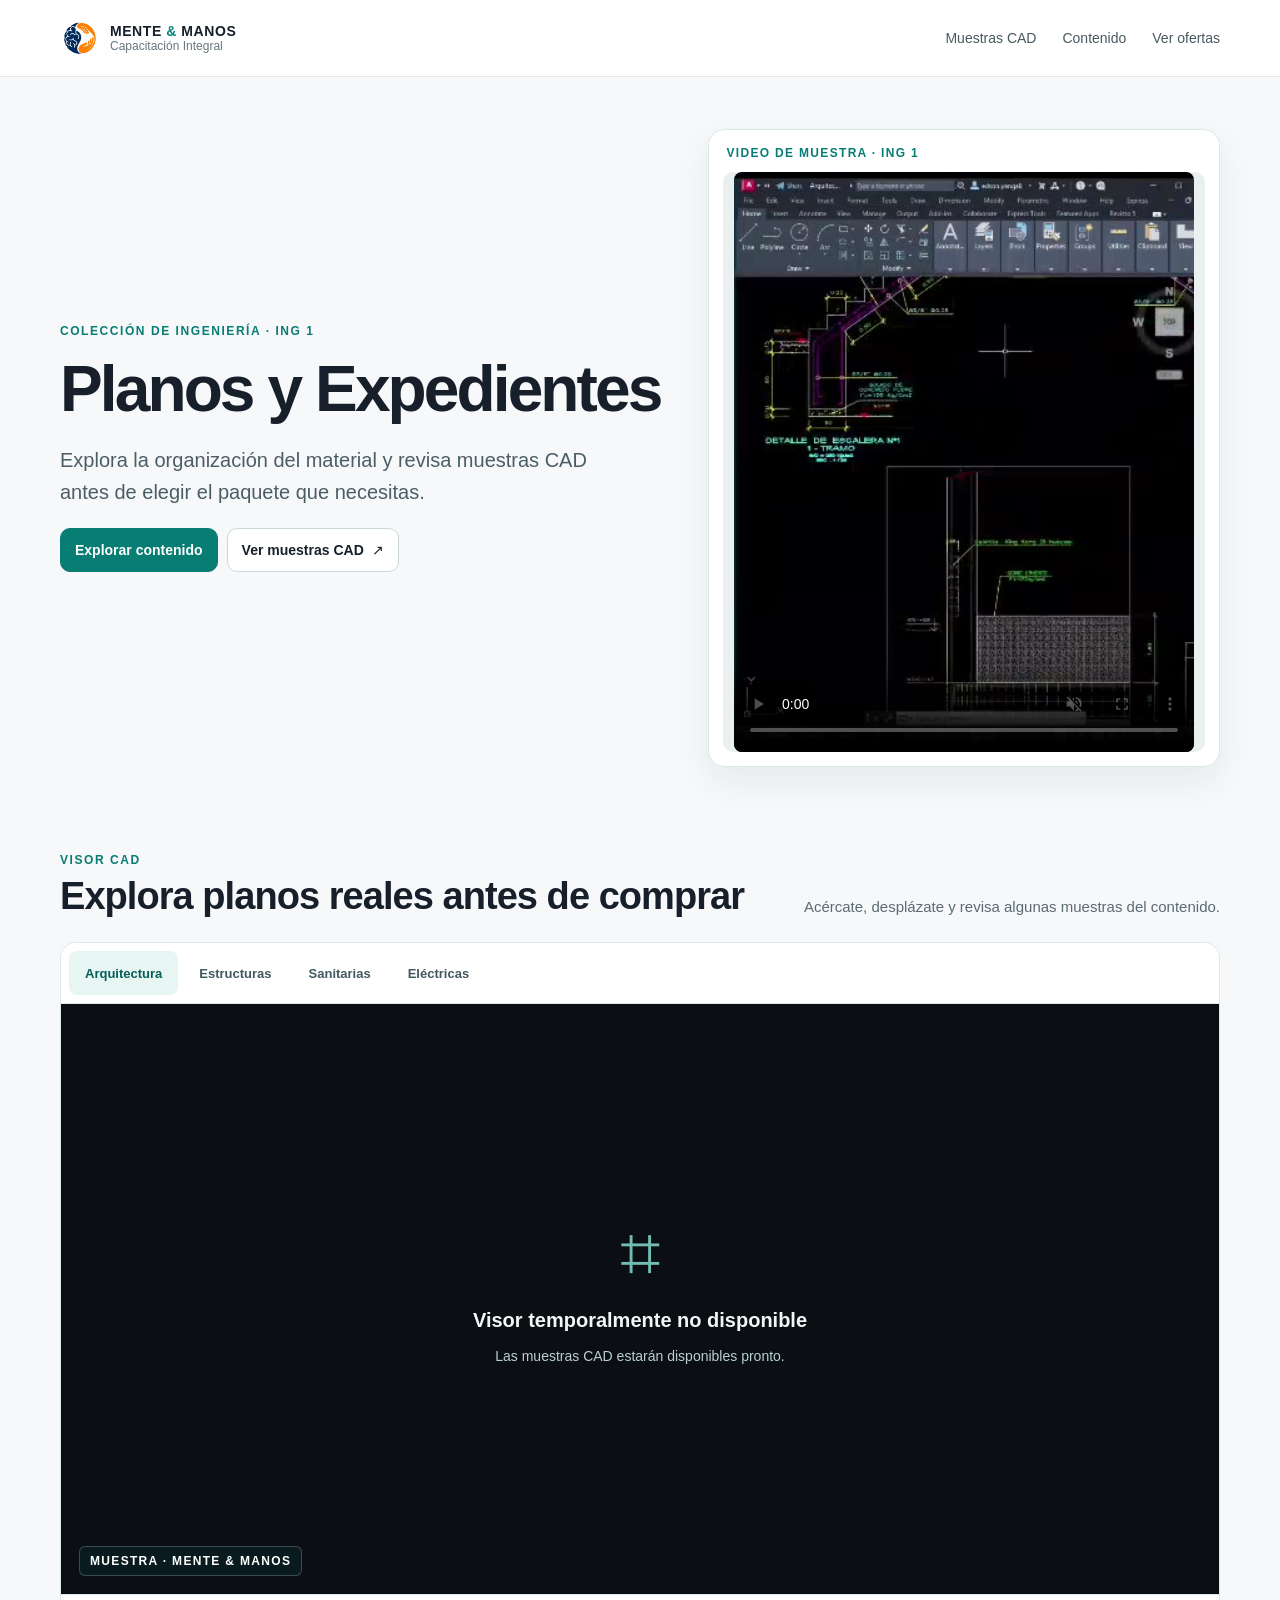
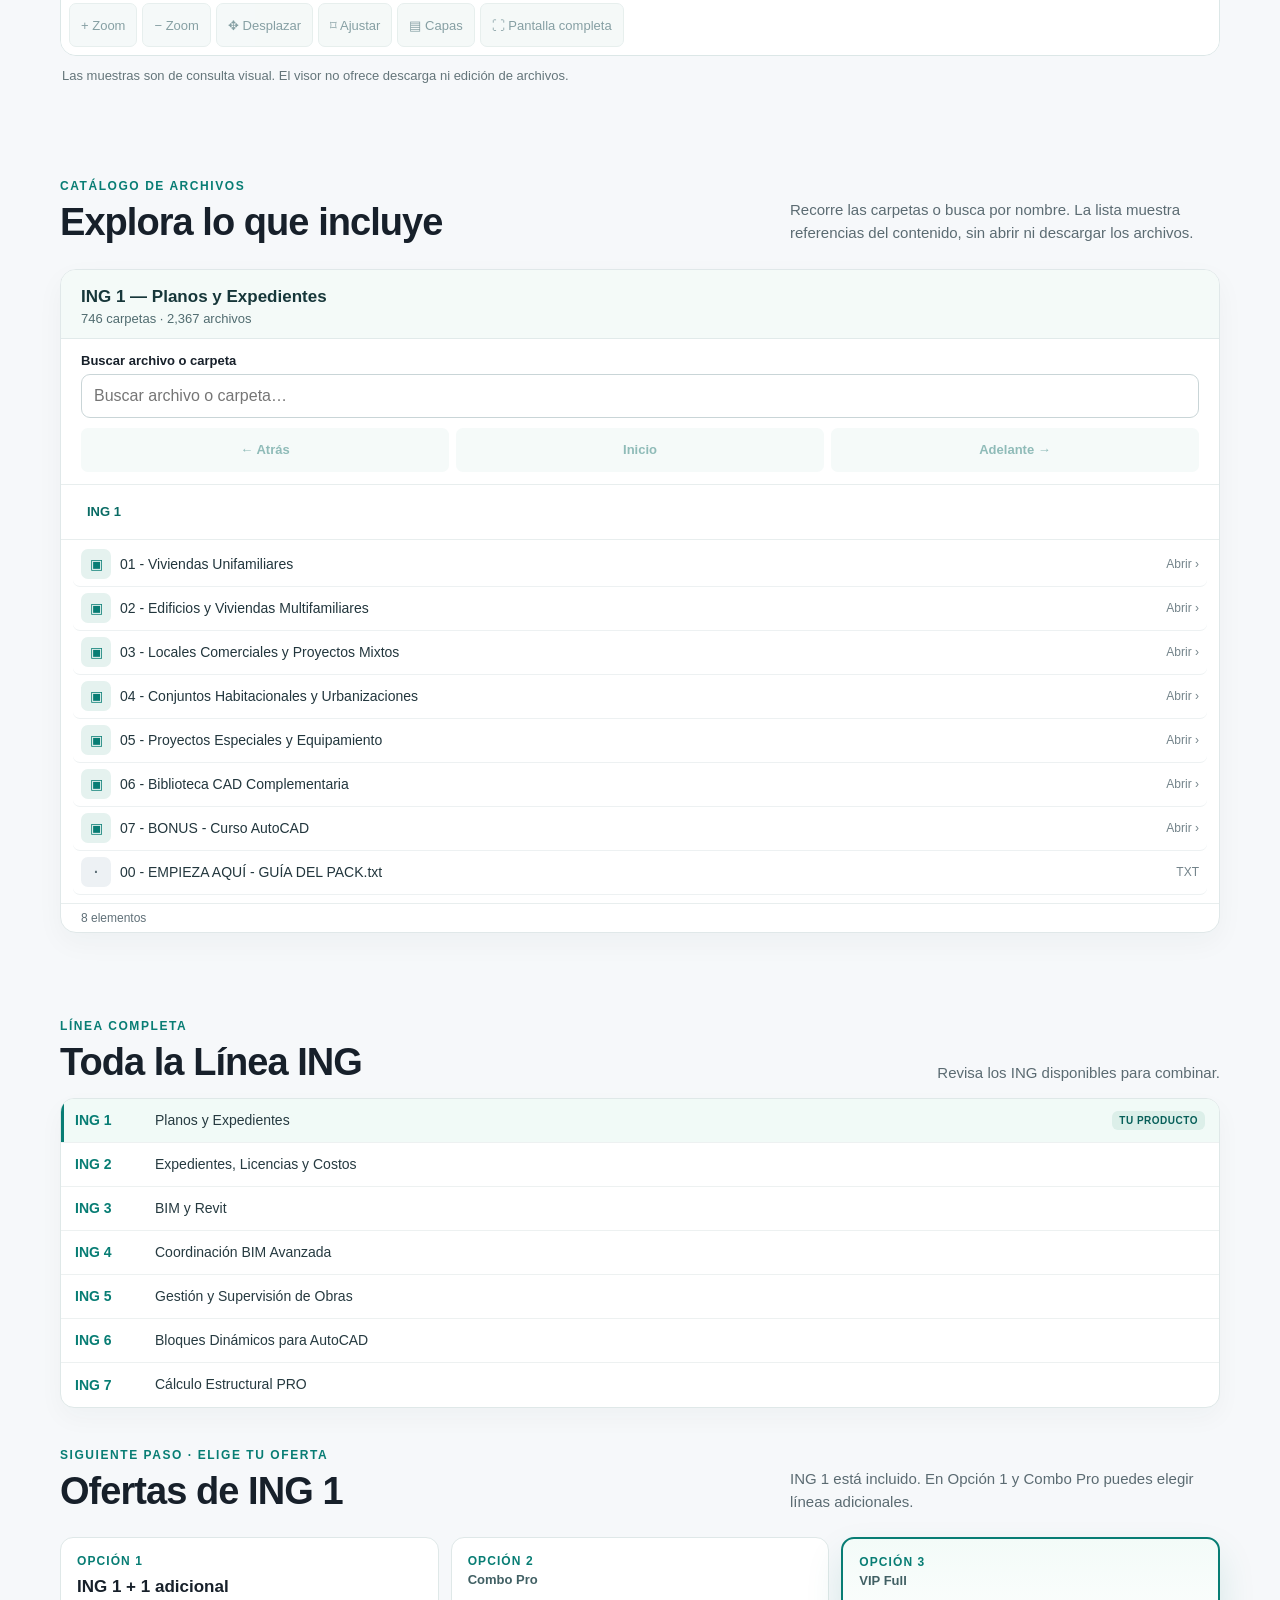
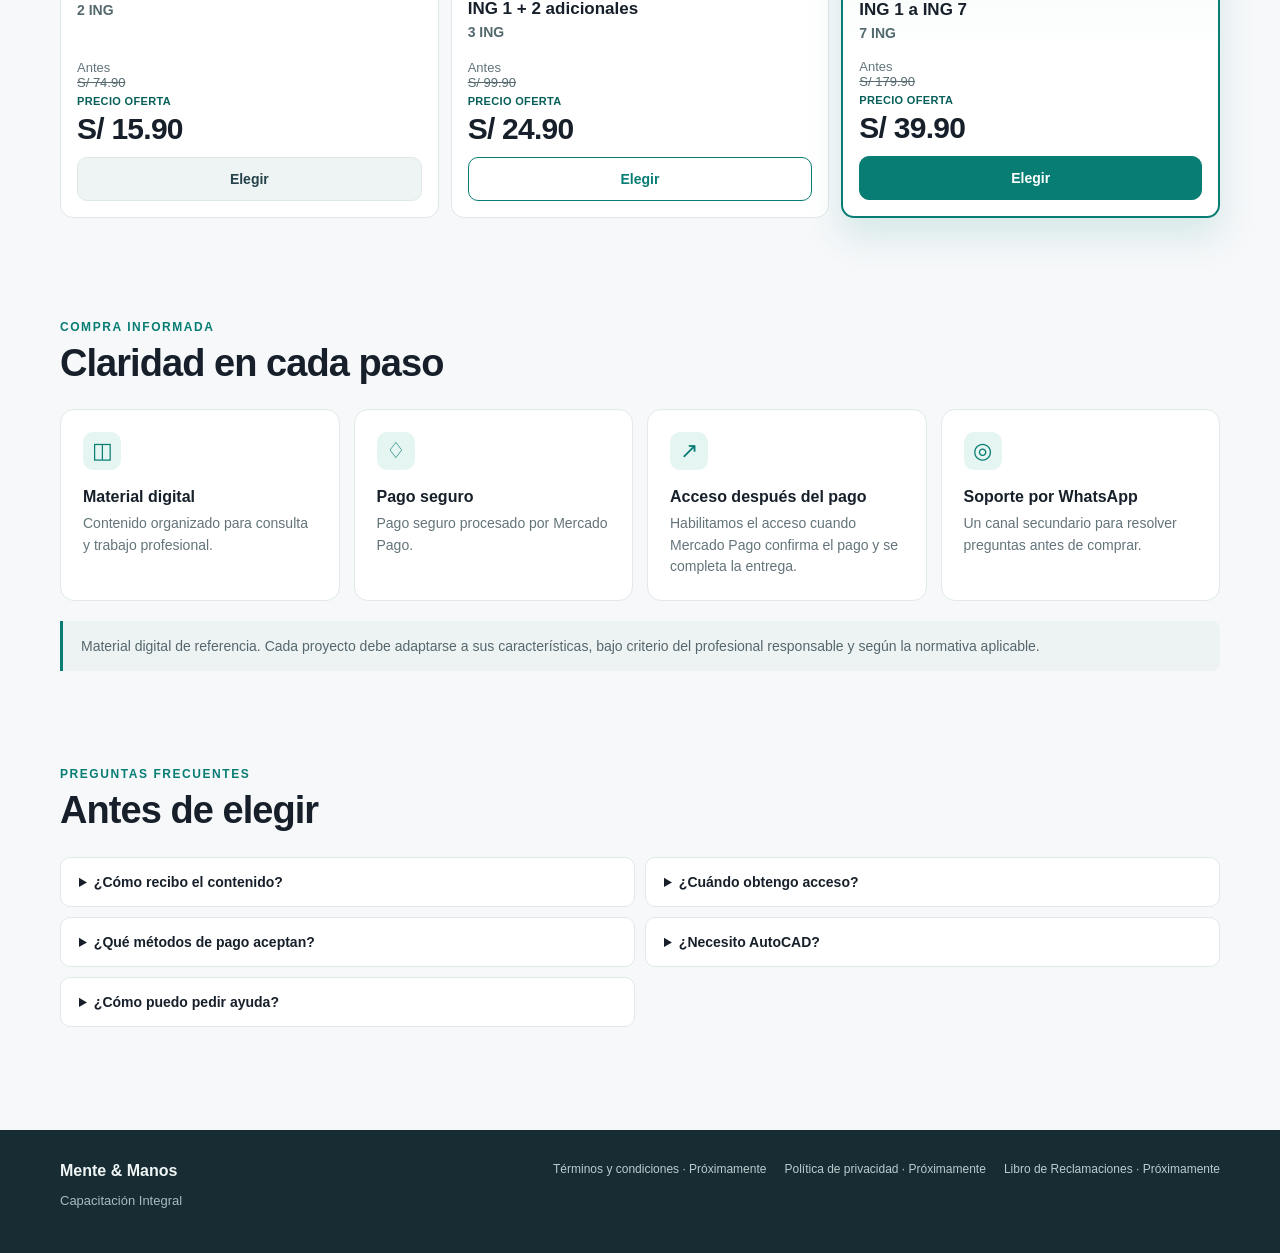
<file: comprar/ing1/index.html>
<!doctype html>
<html lang="es">
<head>
  <meta charset="utf-8">
  <meta name="viewport" content="width=device-width, initial-scale=1">
  <meta name="theme-color" content="#f6f8fa">
  <meta name="description" content="Explora planos, expedientes y muestras CAD de ING 1 antes de elegir tu paquete.">
  <title>ING 1 — Planos y Expedientes | Mente & Manos</title>
  <link rel="stylesheet" href="/comprar/ing1/tienda.css">
  <script type="module" src="/comprar/ing1/tienda.js"></script>
</head>
<body>
  <a class="skip-link" href="#contenido">Ir al contenido</a>
  <header class="site-header">
    <div class="shell header-inner">
      <a class="brand" href="/" aria-label="Mente & Manos, inicio"><img src="/assets/media/logo.png" alt="" width="40" height="40"><span><strong>MENTE <em>&</em> MANOS</strong><small>Capacitación Integral</small></span></a>
      <nav aria-label="Navegación principal"><a href="#muestras">Muestras CAD</a><a href="#contenido">Contenido</a><a href="#ofertas">Ver ofertas</a></nav>
    </div>
  </header>
  <main>
    <section class="hero shell" aria-labelledby="hero-title">
      <div class="hero-copy"><span class="eyebrow">Colección de ingeniería · ING 1</span><h1 id="hero-title">Planos y Expedientes</h1><p class="lead">Explora la organización del material y revisa muestras CAD antes de elegir el paquete que necesitas.</p><div class="hero-actions"><a class="button primary" href="#contenido">Explorar contenido</a><a class="button subtle" href="#muestras">Ver muestras CAD <span aria-hidden="true">↗</span></a></div></div>
      <aside class="hero-panel" aria-label="Video de muestra de ING 1">
        <div class="panel-top"><span>VIDEO DE MUESTRA · ING 1</span></div>
        <div class="hero-video"><video controls playsinline muted preload="metadata" poster="/assets/media/ing1/video-poster.jpg" aria-label="Video real de muestra de ING 1"><source src="/assets/media/ing1/video.mp4" type="video/mp4">Tu navegador no admite video HTML5.</video></div>
      </aside>
    </section>
    <section class="section shell" id="muestras" aria-labelledby="cad-title"><div class="section-heading"><div><span class="eyebrow">Visor CAD</span><h2 id="cad-title">Explora planos reales antes de comprar</h2></div><p>Acércate, desplázate y revisa algunas muestras del contenido.</p></div><div class="cad-card"><div class="cad-tabs" role="tablist" aria-label="Especialidad de plano"><button type="button" role="tab" aria-selected="true" tabindex="0" data-sample="arquitectura">Arquitectura</button><button type="button" role="tab" aria-selected="false" tabindex="-1" data-sample="estructuras">Estructuras</button><button type="button" role="tab" aria-selected="false" tabindex="-1" data-sample="sanitarias">Sanitarias</button><button type="button" role="tab" aria-selected="false" tabindex="-1" data-sample="electricas">Eléctricas</button></div><div class="cad-stage" id="cad-stage" role="tabpanel" aria-label="Muestra CAD"><div id="aps-viewer"></div><div class="cad-placeholder" id="cad-placeholder"><div class="blueprint-icon" aria-hidden="true">⌗</div><strong>Muestras CAD en preparación</strong><p>El visor estará disponible cuando termine la preparación de los planos. Puedes explorar el catálogo mientras tanto.</p></div><span class="cad-watermark" aria-hidden="true">MUESTRA · MENTE &amp; MANOS</span></div><div class="cad-toolbar" aria-label="Controles del visor"><button type="button" data-viewer-action="zoom-in" disabled>+ <span>Zoom</span></button><button type="button" data-viewer-action="zoom-out" disabled>− <span>Zoom</span></button><button type="button" data-viewer-action="pan" aria-pressed="false" disabled>✥ <span>Desplazar</span></button><button type="button" data-viewer-action="fit" disabled>⌑ <span>Ajustar</span></button><button type="button" data-viewer-action="layers" disabled>▤ <span>Capas</span></button><button type="button" data-viewer-action="fullscreen" disabled>⛶ <span>Pantalla completa</span></button></div></div><p class="caption">Las muestras son de consulta visual. El visor no ofrece descarga ni edición de archivos.</p></section>
    <section class="section shell" id="contenido" aria-labelledby="content-title"><div class="section-heading"><div><span class="eyebrow">Catálogo de archivos</span><h2 id="content-title">Explora lo que incluye</h2></div><p>Recorre las carpetas o busca por nombre. La lista muestra referencias del contenido, sin abrir ni descargar los archivos.</p></div><div class="catalog-card"><div class="catalog-header"><strong>ING 1 — Planos y Expedientes</strong><span id="catalog-total" aria-live="polite">Cargando contenido…</span></div><div class="catalog-controls"><label for="catalog-search">Buscar archivo o carpeta</label><input id="catalog-search" type="search" placeholder="Buscar archivo o carpeta…" autocomplete="off"><div class="catalog-nav"><button type="button" id="catalog-back" disabled>← Atrás</button><button type="button" id="catalog-home">Inicio</button><button type="button" id="catalog-forward" disabled>Adelante →</button></div></div><nav id="catalog-crumbs" class="breadcrumbs" aria-label="Ruta de carpetas"></nav><div id="catalog-list" class="catalog-list" aria-live="polite"><p>Cargando catálogo…</p></div><p id="catalog-count" class="catalog-count" aria-live="polite"></p></div></section>

    <section class="section shell ing-line-section" aria-labelledby="ing-line-title">
      <div class="section-heading"><div><span class="eyebrow">Línea completa</span><h2 id="ing-line-title">Toda la Línea ING</h2></div><p>Revisa los ING disponibles para combinar.</p></div>
      <ul class="ing-line-list">
        <li class="ing-line-item current"><strong class="ing-line-code">ING 1</strong><span class="ing-line-name">Planos y Expedientes</span><span class="ing-line-tag">TU PRODUCTO</span></li>
        <li class="ing-line-item"><strong class="ing-line-code">ING 2</strong><span class="ing-line-name">Expedientes, Licencias y Costos</span></li>
        <li class="ing-line-item"><strong class="ing-line-code">ING 3</strong><span class="ing-line-name">BIM y Revit</span></li>
        <li class="ing-line-item"><strong class="ing-line-code">ING 4</strong><span class="ing-line-name">Coordinación BIM Avanzada</span></li>
        <li class="ing-line-item"><strong class="ing-line-code">ING 5</strong><span class="ing-line-name">Gestión y Supervisión de Obras</span></li>
        <li class="ing-line-item"><strong class="ing-line-code">ING 6</strong><span class="ing-line-name">Bloques Dinámicos para AutoCAD</span></li>
        <li class="ing-line-item"><strong class="ing-line-code">ING 7</strong><span class="ing-line-name">Cálculo Estructural PRO</span></li>
      </ul>
    </section>
    <section class="section shell offers-section" id="ofertas" aria-labelledby="offers-title">
      <div class="section-heading"><div><span class="eyebrow">Siguiente paso · Elige tu oferta</span><h2 id="offers-title">Ofertas de ING 1</h2></div><p>ING 1 está incluido. En Opción 1 y Combo Pro puedes elegir líneas adicionales.</p></div>
      <div class="offer-grid" role="group" aria-label="Comparar ofertas de ING 1">
        <article class="offer-card" data-plan-card="opcion1"><span class="offer-kicker">OPCIÓN 1</span><h3>ING 1 + 1 adicional</h3><span class="offer-quantity">2 ING</span><div class="offer-pricing"><span class="old-price">Antes <del>S/ 74.90</del></span><span class="offer-price-label">PRECIO OFERTA</span><strong class="price">S/ 15.90</strong></div><button type="button" class="button offer-button" data-plan="opcion1" aria-pressed="false">Elegir</button></article>
        <article class="offer-card" data-plan-card="combo"><span class="offer-kicker">OPCIÓN 2</span><span class="offer-name">Combo Pro</span><h3>ING 1 + 2 adicionales</h3><span class="offer-quantity">3 ING</span><div class="offer-pricing"><span class="old-price">Antes <del>S/ 99.90</del></span><span class="offer-price-label">PRECIO OFERTA</span><strong class="price">S/ 24.90</strong></div><button type="button" class="button offer-button" data-plan="combo" aria-pressed="false">Elegir</button></article>
        <article class="offer-card featured" data-plan-card="vip"><span class="offer-kicker">OPCIÓN 3</span><span class="offer-name">VIP Full</span><h3>ING 1 a ING 7</h3><span class="offer-quantity">7 ING</span><div class="offer-pricing"><span class="old-price">Antes <del>S/ 179.90</del></span><span class="offer-price-label">PRECIO OFERTA</span><strong class="price">S/ 39.90</strong></div><button type="button" class="button offer-button" data-plan="vip" aria-pressed="false">Elegir</button></article>
      </div>
      <div class="order-card" id="order-card" hidden><div><span class="eyebrow">Tu selección</span><h3 id="order-title">Tu paquete</h3><p id="order-instruction"></p></div><div id="extras" class="extras"></div><div id="vip-included" class="vip-included" hidden><strong>Los 7 ING incluidos</strong><div class="ing-chips"><span>ING 1</span><span>ING 2</span><span>ING 3</span><span>ING 4</span><span>ING 5</span><span>ING 6</span><span>ING 7</span></div><p>S/ 39.90 total · ≈ S/ 5.70 por ING</p></div><div class="order-bottom"><div><small>Resumen</small><strong id="order-summary"></strong></div><button type="button" class="button primary" id="buy-button" disabled>Comprar ahora</button></div></div>
    </section>
    <section class="section shell" aria-labelledby="trust-title"><div class="section-heading"><div><span class="eyebrow">Compra informada</span><h2 id="trust-title">Claridad en cada paso</h2></div></div><div class="trust-grid"><article><span aria-hidden="true">◫</span><h3>Material digital</h3><p>Contenido organizado para consulta y trabajo profesional.</p></article><article><span aria-hidden="true">♢</span><h3>Pago seguro</h3><p>Pago seguro procesado por Mercado Pago.</p></article><article><span aria-hidden="true">↗</span><h3>Acceso después del pago</h3><p>Habilitamos el acceso cuando Mercado Pago confirma el pago y se completa la entrega.</p></article><article><span aria-hidden="true">◎</span><h3>Soporte por WhatsApp</h3><p>Un canal secundario para resolver preguntas antes de comprar.</p></article></div><p class="legal-note">Material digital de referencia. Cada proyecto debe adaptarse a sus características, bajo criterio del profesional responsable y según la normativa aplicable.</p></section>
    <section class="section shell faq-section" aria-labelledby="faq-title"><div class="section-heading"><div><span class="eyebrow">Preguntas frecuentes</span><h2 id="faq-title">Antes de elegir</h2></div></div><div class="faq-list"><details><summary>¿Cómo recibo el contenido?</summary><p>El acceso digital se habilita en Google Drive cuando el pago queda acreditado y la entrega se completa.</p></details><details><summary>¿Cuándo obtengo acceso?</summary><p>La página de resultado muestra el estado confirmado por el servidor. Si la entrega sigue en proceso, vuelve a consultarla más tarde.</p></details><details><summary>¿Qué métodos de pago aceptan?</summary><p>Los métodos disponibles aparecerán en el Checkout Pro de Mercado Pago al continuar con el pago.</p></details><details><summary>¿Necesito AutoCAD?</summary><p>Para trabajar con archivos DWG necesitas una aplicación compatible. Puedes revisar las muestras aquí sin instalar AutoCAD.</p></details><details><summary>¿Cómo puedo pedir ayuda?</summary><p>Escríbenos por <a href="https://wa.me/51901174129" target="_blank" rel="noopener noreferrer">WhatsApp de soporte</a>.</p></details></div></section>
  </main>
  <div class="mobile-sticky" id="mobile-sticky" hidden><div class="mobile-sticky-inner shell"><div><strong id="sticky-plan"></strong><span id="sticky-price"></span></div><button type="button" class="button primary" id="sticky-buy" disabled>Comprar ahora</button></div></div>
  <footer class="site-footer"><div class="shell footer-inner"><div><strong>Mente &amp; Manos</strong><p>Capacitación Integral</p></div><nav aria-label="Documentos legales"><span>Términos y condiciones · Próximamente</span><span>Política de privacidad · Próximamente</span><span>Libro de Reclamaciones · Próximamente</span></nav></div></footer>
  <dialog id="checkout-dialog" aria-label="Proceso de compra">
    <div class="dialog-head"><span class="eyebrow">Compra directa · ING 1</span><button type="button" id="close-dialog" aria-label="Cerrar">×</button></div>
    <section class="checkout-step" data-checkout-step="intro" aria-labelledby="checkout-intro-title">
      <h2 id="checkout-intro-title">Tu compra</h2>
      <div class="checkout-breakdown"><div><span>Oferta</span><strong data-checkout-offer></strong></div><div><span>Contenido</span><p data-checkout-items></p></div><div><span>Total</span><strong data-checkout-price></strong></div></div>
      <p class="checkout-note">Primero comprobaremos el correo que usarás con Google Drive. Continuarás a Mercado Pago para realizar el pago de forma segura.</p>
      <button type="button" class="button primary checkout-main-button" id="checkout-to-email">Continuar</button>
    </section>
    <section class="checkout-step" data-checkout-step="email" aria-labelledby="checkout-email-title" hidden>
      <h2 id="checkout-email-title">Correo para recibir tu compra</h2>
      <p>Ingresa el correo que utilizas con Google Drive.</p>
      <form id="verify-email-form" novalidate>
        <label for="checkout-email">Correo electrónico</label>
        <input id="checkout-email" type="email" inputmode="email" autocomplete="email" maxlength="254" required placeholder="tu@correo.com" spellcheck="false">
        <p class="checkout-help">Puede ser Gmail, Hotmail, Outlook u otro correo, pero debe estar asociado a una Cuenta de Google.</p>
        <div id="email-status" class="checkout-status" role="status" aria-live="polite" hidden></div>
        <button type="submit" class="button primary checkout-main-button" id="verify-email-button">VERIFICAR CORREO</button>
      </form>
      <button type="button" class="button subtle checkout-main-button" id="email-try-again" hidden>PROBAR OTRO CORREO</button>
    </section>
    <section class="checkout-step" data-checkout-step="review" aria-labelledby="checkout-review-title" hidden>
      <h2 id="checkout-review-title">Resumen de tu compra</h2>
      <div class="checkout-breakdown"><div><span>Oferta</span><strong data-checkout-offer></strong></div><div><span>Contenido</span><p data-checkout-items></p></div><div><span>Total</span><strong data-checkout-price></strong></div><div><span>Entrega a</span><strong id="review-email"></strong></div></div>
      <button type="button" class="checkout-text-button" id="edit-email">EDITAR CORREO</button>
      <div class="checkout-payment-note"><strong>🔒 Pago seguro</strong><p>Continuarás a Mercado Pago para realizar el pago de forma segura.</p></div>
      <button type="button" class="button primary checkout-main-button" id="continue-payment">CONTINUAR AL PAGO</button>
      <p id="payment-status" class="checkout-payment-status" role="status" hidden></p>
    </section>
  </dialog>
</body>
</html>
</file>
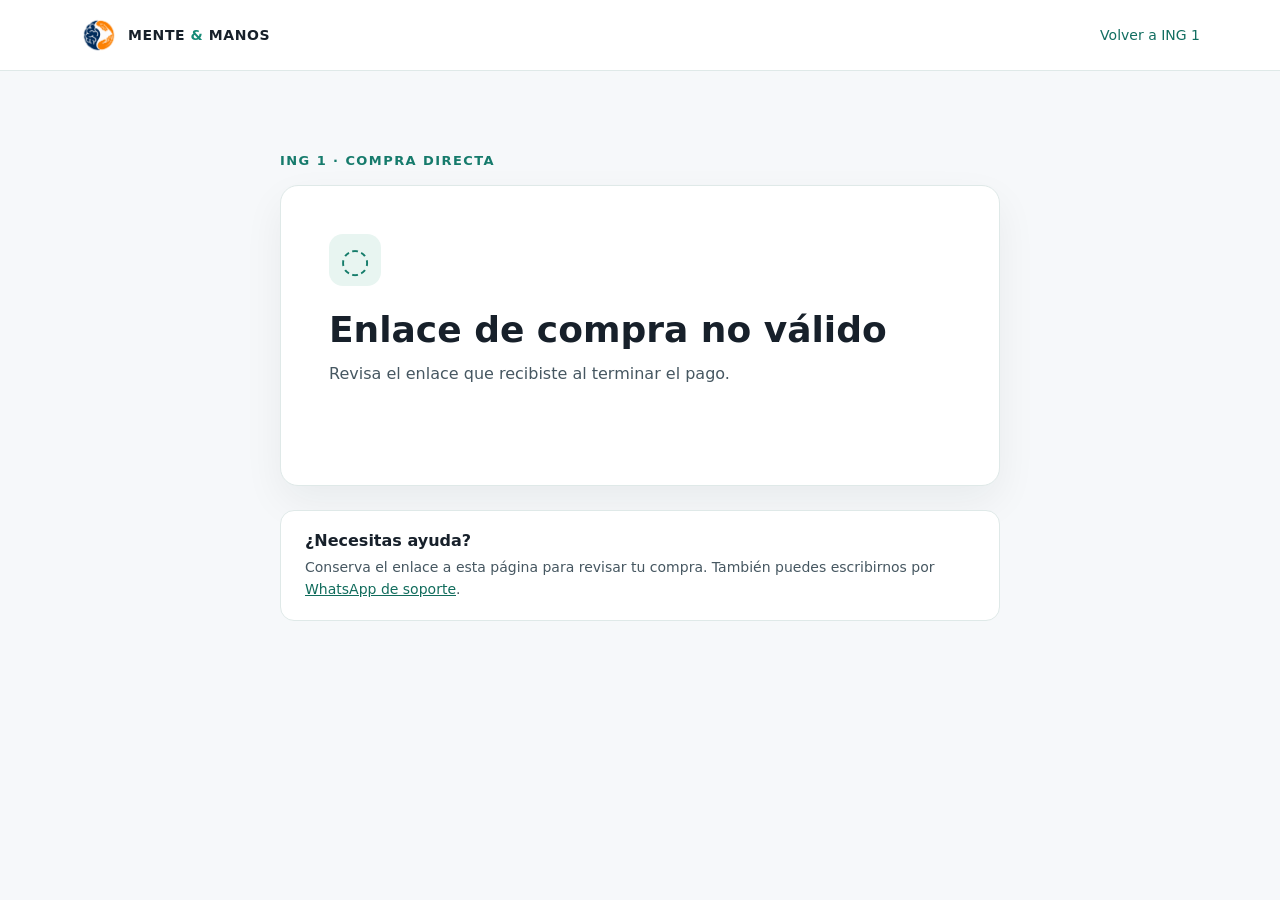
<file: comprar/ing1/resultado/index.html>
<!doctype html>
<html lang="es">
<head>
  <meta charset="utf-8">
  <meta name="viewport" content="width=device-width, initial-scale=1">
  <meta name="theme-color" content="#f6f8fa">
  <title>Estado de compra · ING 1 | Mente & Manos</title>
  <link rel="stylesheet" href="/comprar/ing1/resultado/resultado.css">
  <script type="module" src="/comprar/ing1/resultado/resultado.js"></script>
</head>
<body>
  <header class="header"><a href="/" class="brand"><img src="/assets/media/logo.png" alt="" width="38" height="38"><span>MENTE <em>&</em> MANOS</span></a><a href="/comprar/ing1/">Volver a ING 1</a></header>
  <main>
    <p class="eyebrow">ING 1 · Compra directa</p>
    <section class="card" aria-live="polite" aria-atomic="true">
      <div class="status-icon" aria-hidden="true">◌</div>
      <h1 id="status-title">Estamos verificando tu pago</h1>
      <p id="status-description">Consultando el estado seguro de tu compra.</p>
      <div id="access-list" class="access-list" hidden></div>
      <button type="button" id="refresh-status">Actualizar estado</button>
      <p id="query-error" class="query-error" hidden>No pudimos consultar el estado. Inténtalo de nuevo.</p>
    </section>
    <aside class="help"><strong>¿Necesitas ayuda?</strong><p>Conserva el enlace a esta página para revisar tu compra. También puedes escribirnos por <a href="https://wa.me/51901174129" target="_blank" rel="noopener noreferrer">WhatsApp de soporte</a>.</p></aside>
  </main>
</body>
</html>
</file>
<file: assets/css/styles.css>
﻿:root {
    --fondo: #06111f;
    --panel: #0d1d2e;
    --panel2: #10243a;
    --texto: #f7f9fc;
    --texto2: #9fb3ca;
    --naranja: #ff8a00;
    --naranja2: #ffa733;
    --azul: #0c3d75;
    --borde: #294158;
    --verde: #25d366;
}

* {
    box-sizing: border-box;
}

html {
    scroll-behavior: smooth;
}

body {
    margin: 0;
    font-family: "Segoe UI", Arial, sans-serif;
    background: var(--fondo);
    color: var(--texto);
}

a {
    color: inherit;
    text-decoration: none;
}

.header {
    position: sticky;
    top: 0;
    z-index: 100;
    display: flex;
    justify-content: space-between;
    align-items: center;
    gap: 15px;
    padding: 10px 18px;
    background: rgba(6,17,31,.95);
    border-bottom: 1px solid var(--borde);
    backdrop-filter: blur(12px);
}

.marca {
    display: flex;
    align-items: center;
    gap: 10px;
    min-width: 0;
}

.logoBox {
    width: 48px;
    height: 48px;
    flex: 0 0 48px;
    display: flex;
    align-items: center;
    justify-content: center;
    overflow: hidden;
    border-radius: 13px;
    background: white;
    border: 1px solid rgba(255,255,255,.12);
}

.logoBox img {
    width: 100%;
    height: 100%;
    object-fit: cover;
}

.marcaTexto {
    display: flex;
    flex-direction: column;
    line-height: 1.05;
}

.marcaTexto strong {
    font-size: 15px;
    letter-spacing: .5px;
}

.marcaTexto b {
    color: var(--naranja);
}

.marcaTexto small {
    margin-top: 5px;
    color: var(--texto2);
    font-size: 10px;
    letter-spacing: .8px;
}

.header select {
    max-width: 160px;
    padding: 9px 11px;
    border-radius: 10px;
    border: 1px solid var(--borde);
    background: var(--panel);
    color: white;
}

main {
    max-width: 1000px;
    margin: auto;
}

.hero {
    text-align: center;
    padding: 55px 20px 30px;
}

.badge {
    display: inline-block;
    padding: 7px 13px;
    border-radius: 50px;
    background: rgba(255,138,0,.11);
    color: var(--naranja2);
    border: 1px solid rgba(255,138,0,.45);
    font-weight: 900;
}

h1 {
    max-width: 850px;
    margin: 20px auto 15px;
    font-size: clamp(36px,8vw,65px);
    line-height: 1;
}

.descripcion {
    max-width: 720px;
    margin: auto;
    color: var(--texto2);
    font-size: 18px;
    line-height: 1.6;
}

.video-placeholder {
    min-height: 330px;
    margin-top: 30px;
    display: flex;
    flex-direction: column;
    align-items: center;
    justify-content: center;
    gap: 10px;
    border: 1px dashed #60758c;
    border-radius: 22px;
    background:
        radial-gradient(circle at 80% 20%, rgba(255,138,0,.14), transparent 25%),
        linear-gradient(135deg,#0c1b2c,#102d4d);
}

.video-placeholder .play {
    color: var(--naranja);
    font-size: 45px;
}

.video-placeholder span {
    color: var(--texto2);
}

.beneficios {
    display: grid;
    grid-template-columns: repeat(2,1fr);
    gap: 10px;
    margin-top: 20px;
}

.beneficio {
    text-align: left;
    padding: 15px;
    border-radius: 14px;
    border: 1px solid var(--borde);
    background: var(--panel);
}

.beneficio::before {
    content: "✓";
    color: var(--naranja);
    font-weight: 900;
    margin-right: 8px;
}

.botonesHero {
    display: flex;
    justify-content: center;
    flex-wrap: wrap;
    gap: 10px;
    margin-top: 22px;
}

.btn {
    border: none;
    border-radius: 12px;
    padding: 14px 18px;
    font-size: 15px;
    font-weight: 900;
    cursor: pointer;
}

.btnPrincipal {
    background: var(--naranja);
    color: #1d0d00;
}

.btnSecundario {
    background: var(--panel);
    color: white;
    border: 1px solid var(--borde);
}

.btnNegro {
    background: #02070d;
    color: white;
    border: 1px solid var(--borde);
}

.seccion {
    padding: 60px 20px;
}

.seccionOscura {
    background: #081725;
    border-top: 1px solid #172b40;
    border-bottom: 1px solid #172b40;
}

.tituloSeccion span {
    color: var(--naranja);
    font-size: 12px;
    font-weight: 900;
    letter-spacing: 2px;
}

.tituloSeccion h2 {
    margin: 8px 0;
    font-size: clamp(29px,6vw,43px);
}

.tituloSeccion p {
    max-width: 720px;
    color: var(--texto2);
    line-height: 1.6;
}

.galeria {
    display: grid;
    grid-template-columns: repeat(3,1fr);
    gap: 12px;
    margin-top: 25px;
}

.foto-placeholder {
    aspect-ratio: 4/3;
    display: flex;
    justify-content: center;
    align-items: center;
    border-radius: 16px;
    border: 1px dashed #60758c;
    color: #91a6bd;
    background: #101d2c;
    font-weight: bold;
}

.buscador {
    margin: 25px 0 12px;
}

.buscador input {
    width: 100%;
    padding: 15px;
    border-radius: 12px;
    background: var(--fondo);
    color: white;
    border: 1px solid var(--borde);
    font-size: 16px;
}

.visorArchivos {
    max-height: 520px;
    overflow: auto;
    padding: 12px;
    border-radius: 16px;
    border: 1px solid var(--borde);
    background: #07101b;
}

.carpeta,
.archivo {
    padding: 9px 10px;
    white-space: pre-wrap;
}

.carpeta {
    font-weight: bold;
}

.archivo {
    color: #c4d1df;
}

.nota {
    color: var(--texto2);
    font-size: 13px;
    line-height: 1.5;
}

.ofertas {
    display: grid;
    grid-template-columns: repeat(3,1fr);
    gap: 14px;
    margin-top: 25px;
}

.oferta {
    position: relative;
    display: flex;
    flex-direction: column;
    padding: 21px;
    border-radius: 19px;
    background: var(--panel);
    border: 1px solid var(--borde);
    transition: .2s ease;
}

.ofertaRecomendada .recomendado {
    position: absolute;
    top: -11px;
    right: 18px;
    padding: 6px 10px;
    border-radius: 50px;
    background: #14283e;
    color: var(--naranja2);
    border: 1px solid rgba(255,138,0,.35);
    font-size: 10px;
    font-weight: 900;
    letter-spacing: .5px;
}

.ofertaSeleccionada {
    border: 2px solid var(--verde);
    box-shadow: 0 0 0 4px rgba(37,211,102,.08);
}

.ofertaSeleccionada::after {
    content: "ELEGIDA";
    position: absolute;
    top: -11px;
    left: 18px;
    padding: 6px 10px;
    border-radius: 50px;
    background: var(--verde);
    color: #04230f;
    font-size: 10px;
    font-weight: 900;
    letter-spacing: .6px;
}

.ofertaSeleccionada .btn {
    background: var(--verde);
    color: #04230f;
    border-color: var(--verde);
}

.cabeceraOferta {
    display: flex;
    justify-content: space-between;
    align-items: center;
    gap: 12px;
}

.cabeceraOferta span {
    color: var(--naranja2);
    font-size: 12px;
    font-weight: 900;
}

.cabeceraOferta strong {
    font-size: 22px;
}

.oferta h3 {
    margin: 25px 0 5px;
}

.oferta p {
    flex: 1;
    color: var(--texto2);
    line-height: 1.5;
}

.oferta .btn {
    width: 100%;
    margin-top: 12px;
}

.configurador {
    margin-top: 25px;
    padding: 22px;
    border-radius: 18px;
    background: #0c1a29;
    border: 1px solid var(--borde);
}

.oculto {
    display: none !important;
}

.listaAdicionales {
    display: grid;
    grid-template-columns: repeat(2,1fr);
    gap: 10px;
    margin-top: 18px;
}

.adicional {
    display: flex;
    gap: 10px;
    padding: 14px;
    cursor: pointer;
    border-radius: 13px;
    border: 1px solid var(--borde);
    background: #091522;
}

.adicional small {
    display: block;
    margin-top: 5px;
    color: var(--texto2);
    line-height: 1.35;
}

.resumenPedido {
    display: flex;
    justify-content: space-between;
    gap: 20px;
    padding-top: 18px;
    margin-top: 18px;
    border-top: 1px solid var(--borde);
}

.resumenPedido small {
    display: block;
    color: var(--texto2);
    font-size: 11px;
}

.resumenPedido strong {
    display: block;
    margin-top: 5px;
}

.btnWhatsapp {
    width: 100%;
    margin-top: 18px;
    background: var(--verde);
    color: #05220f;
}

.btnWhatsapp:disabled {
    opacity: .4;
    cursor: not-allowed;
}


/* ---------- VIP FULL ---------- */

.detalleVip {
    margin-top: 30px;
    padding: 28px;
    border-radius: 24px;
    border: 1px solid rgba(255,138,0,.4);
    background:
        radial-gradient(circle at 100% 0%, rgba(255,138,0,.14), transparent 27%),
        linear-gradient(145deg,#0d1b2c,#091421);
}

.vipCabecera {
    max-width: 780px;
}

.vipMini {
    color: var(--naranja2);
    font-size: 12px;
    font-weight: 900;
    letter-spacing: 1.7px;
}

.vipCabecera h2 {
    margin: 9px 0 10px;
    font-size: clamp(30px,6vw,45px);
    line-height: 1.05;
}

.vipCabecera p {
    color: var(--texto2);
    line-height: 1.65;
}

.vipPrecio {
    display: flex;
    align-items: end;
    justify-content: space-between;
    gap: 20px;
    padding: 16px 0 22px;
    border-bottom: 1px solid var(--borde);
}

.vipPrecio span {
    font-weight: 800;
}

.vipPrecio strong {
    color: var(--naranja2);
    font-size: 30px;
}

.temarioVip {
    margin-top: 18px;
}

.temarioVip details {
    border: 1px solid var(--borde);
    border-radius: 14px;
    margin: 9px 0;
    overflow: hidden;
    background: rgba(5,14,24,.45);
}

.temarioVip summary {
    display: flex;
    align-items: center;
    gap: 11px;
    padding: 16px;
    cursor: pointer;
    font-weight: 800;
}

.numeroIng {
    min-width: 52px;
    padding: 5px 8px;
    border-radius: 7px;
    background: rgba(255,138,0,.12);
    color: var(--naranja2);
    font-size: 11px;
    text-align: center;
}

.detalleContenido {
    padding: 0 18px 17px;
    color: var(--texto2);
}

.detalleContenido ul {
    margin: 4px 0 0;
    padding-left: 20px;
    line-height: 1.65;
}

.vipCierre {
    margin-top: 22px;
    padding: 20px;
    border-radius: 15px;
    background: #07111c;
    border: 1px solid var(--borde);
}

.vipCierre > strong {
    font-size: 19px;
}

.vipCierre p {
    color: var(--texto2);
    line-height: 1.55;
}

.preguntas details {
    padding: 18px 0;
    border-top: 1px solid var(--borde);
}

.preguntas summary {
    cursor: pointer;
    font-weight: 800;
}

.preguntas p {
    color: var(--texto2);
    line-height: 1.6;
}

.whatsappFlotante {
    position: fixed;
    right: 18px;
    bottom: 18px;
    z-index: 100;
    padding: 13px 18px;
    border-radius: 50px;
    background: var(--verde);
    color: #05220f;
    font-weight: 900;
    box-shadow: 0 10px 30px rgba(0,0,0,.35);
}

footer {
    padding: 35px 20px 85px;
    border-top: 1px solid var(--borde);
}

.footerMarca {
    max-width: 1000px;
    margin: auto;
    display: flex;
    justify-content: center;
    align-items: center;
    gap: 12px;
    color: var(--texto2);
}

.footerMarca img {
    width: 50px;
    height: 50px;
    object-fit: cover;
    border-radius: 12px;
    background: white;
}

.footerMarca strong {
    color: white;
}

.footerMarca p {
    margin: 4px 0 0;
    font-size: 12px;
}

@media (max-width: 720px) {
    .beneficios,
    .galeria,
    .ofertas,
    .listaAdicionales {
        grid-template-columns: 1fr;
    }

    .video-placeholder {
        min-height: 220px;
    }

    .header {
        padding: 9px 11px;
    }

    .marcaTexto small {
        display: none;
    }

    .marcaTexto strong {
        font-size: 12px;
    }

    .logoBox {
        width: 42px;
        height: 42px;
        flex-basis: 42px;
    }

    .header select {
        max-width: 105px;
    }

    .detalleVip {
        padding: 20px 14px;
    }

    .vipPrecio {
        align-items: center;
    }

    .vipPrecio strong {
        font-size: 25px;
    }
}

/* === V3 FICHAS ING START === */

.listaAdicionales { align-items: start; }

.adicionalWrap {
    border: 1px solid var(--borde);
    border-radius: 15px;
    background: #091522;
    overflow: hidden;
    transition: border-color .2s ease, box-shadow .2s ease;
}

.adicionalWrap.seleccionado {
    border-color: var(--verde);
    box-shadow: 0 0 0 3px rgba(37,211,102,.08);
}

.adicionalWrap .adicional {
    border: 0;
    border-radius: 0;
    background: transparent;
    padding-bottom: 10px;
}

.adicionalWrap.seleccionado .adicional strong { color: #74e99e; }

.adicionalInfoBar {
    display: flex;
    justify-content: space-between;
    align-items: center;
    gap: 12px;
    padding: 0 14px 13px 43px;
}

.verIncluye {
    padding: 0;
    border: 0;
    background: transparent;
    color: var(--naranja2);
    font-weight: 800;
    cursor: pointer;
    font-size: 13px;
}

.estadoSeleccion {
    color: var(--verde);
    font-size: 11px;
    font-weight: 900;
    letter-spacing: .4px;
}

.fichaAdicional {
    padding: 17px;
    border-top: 1px solid var(--borde);
    background:
        radial-gradient(circle at 100% 0%, rgba(255,138,0,.08), transparent 35%),
        #07121f;
}

.fichaAdicional .fichaEtiqueta {
    display: inline-block;
    margin-bottom: 7px;
    color: var(--naranja2);
    font-size: 10px;
    font-weight: 900;
    letter-spacing: 1px;
}

.fichaAdicional h4 {
    margin: 0 0 8px;
    font-size: 18px;
}

.fichaPromesa {
    margin: 0 0 12px;
    color: var(--texto2);
    line-height: 1.55;
}

.fichaAdicional ul {
    margin: 8px 0 14px;
    padding-left: 20px;
    color: #d7e1eb;
    line-height: 1.55;
}

.paraQuien {
    margin: 12px 0;
    padding: 11px 12px;
    border-radius: 10px;
    background: rgba(255,138,0,.07);
    color: var(--texto2);
    line-height: 1.45;
    font-size: 13px;
}

.paraQuien strong { color: var(--naranja2); }

.accionesFicha {
    display: grid;
    grid-template-columns: 1fr 1fr;
    gap: 9px;
    margin-top: 13px;
}

.seleccionarFicha {
    background: var(--verde);
    color: #04230f;
}

.explorarFicha {
    background: #102238;
    color: white;
    border: 1px solid var(--borde);
}

.miniExplorer {
    margin-top: 13px;
    padding: 13px;
    border: 1px solid var(--borde);
    border-radius: 11px;
    background: #040d17;
}

.miniExplorerCabecera {
    display: flex;
    justify-content: space-between;
    gap: 12px;
    align-items: center;
    margin-bottom: 10px;
}

.miniExplorerCabecera strong { font-size: 13px; }
.miniExplorerCabecera span { color: var(--texto2); font-size: 11px; }

.muestraLinea {
    padding: 7px 8px;
    border-radius: 7px;
    color: #c7d5e4;
    font-family: Consolas, "Courier New", monospace;
    font-size: 12px;
    line-height: 1.35;
}

.muestraLinea:nth-child(even) { background: rgba(255,255,255,.025); }

.muestraAviso {
    margin: 10px 0 0;
    color: var(--texto2);
    font-size: 11px;
    line-height: 1.4;
}

.mensajeLimite {
    grid-column: 1 / -1;
    margin: 2px 0 0;
    padding: 10px 12px;
    border: 1px solid rgba(255,138,0,.35);
    border-radius: 10px;
    background: rgba(255,138,0,.08);
    color: #ffd19d;
    font-size: 12px;
}

.recomendacionMini {
    display: inline-block;
    margin-top: 5px;
    color: var(--naranja2);
    font-size: 11px;
    font-weight: 800;
}

@media (max-width: 720px) {
    .accionesFicha { grid-template-columns: 1fr; }
    .adicionalInfoBar { padding-left: 43px; }
}

/* === V3 FICHAS ING END === */


/* === V4 ARBOL REAL START === */

.arbolMeta {
    display: flex;
    justify-content: space-between;
    align-items: center;
    gap: 16px;
    flex-wrap: wrap;
    margin: 12px 0;
}

.arbolStats {
    display: flex;
    flex-direction: column;
    gap: 4px;
}

.arbolStats strong {
    font-size: 14px;
}

.arbolStats span {
    color: var(--texto2);
    font-size: 12px;
}

.arbolBotones {
    display: flex;
    gap: 7px;
}

.arbolBoton {
    border: 1px solid var(--borde);
    border-radius: 9px;
    background: #0d1d2e;
    color: #dbe7f3;
    padding: 8px 11px;
    cursor: pointer;
    font-size: 12px;
    font-weight: 700;
}

.filtrosArbol {
    display: flex;
    gap: 7px;
    flex-wrap: wrap;
    margin-bottom: 12px;
}

.filtroArbol {
    border: 1px solid var(--borde);
    border-radius: 999px;
    padding: 7px 11px;
    background: transparent;
    color: var(--texto2);
    cursor: pointer;
    font-size: 11px;
    font-weight: 800;
}

.filtroArbol.activo {
    border-color: rgba(255,138,0,.55);
    background: rgba(255,138,0,.10);
    color: var(--naranja2);
}

.visorArchivos {
    padding: 8px;
    max-height: 650px;
}

.treeFolderReal {
    border-bottom: 1px solid rgba(41,65,88,.35);
}

.treeFolderReal:last-child {
    border-bottom: 0;
}

.treeFolderReal > summary {
    display: flex;
    align-items: center;
    gap: 9px;
    min-height: 43px;
    padding: 7px 9px;
    border-radius: 8px;
    cursor: pointer;
    list-style: none;
    user-select: none;
}

.treeFolderReal > summary::-webkit-details-marker {
    display: none;
}

.treeFolderReal > summary:hover {
    background: rgba(255,255,255,.035);
}

.treeChevron {
    width: 7px;
    height: 7px;
    border-right: 2px solid #8297ad;
    border-bottom: 2px solid #8297ad;
    transform: rotate(-45deg);
    transition: transform .15s ease;
    flex: 0 0 7px;
}

.treeFolderReal[open] > summary .treeChevron {
    transform: rotate(45deg);
}

.treeFolderIcon {
    position: relative;
    width: 19px;
    height: 14px;
    flex: 0 0 19px;
    border-radius: 3px;
    background: #d38a20;
}

.treeFolderIcon::before {
    content: "";
    position: absolute;
    width: 8px;
    height: 4px;
    left: 1px;
    top: -3px;
    border-radius: 2px 2px 0 0;
    background: #f1aa3e;
}

.treeFolderName {
    min-width: 0;
    flex: 1;
    overflow-wrap: anywhere;
    font-weight: 700;
    color: #edf4fb;
}

.treeFolderCount {
    flex: 0 0 auto;
    min-width: 25px;
    padding: 3px 7px;
    border-radius: 999px;
    background: rgba(255,255,255,.045);
    color: #849ab1;
    font-size: 10px;
    text-align: center;
}

.treeChildrenReal {
    margin-left: 18px;
    padding-left: 12px;
    border-left: 1px solid rgba(86,112,139,.30);
}

.treeFileReal {
    display: flex;
    align-items: center;
    gap: 9px;
    min-height: 38px;
    padding: 5px 8px;
    border-radius: 7px;
}

.treeFileReal:hover {
    background: rgba(255,255,255,.025);
}

.treeFileBadge {
    flex: 0 0 43px;
    padding: 4px 5px;
    border-radius: 5px;
    background: #112840;
    color: #8eb8df;
    font-family: Consolas, monospace;
    font-size: 9px;
    font-weight: 900;
    text-align: center;
}

.treeFileName {
    min-width: 0;
    color: #c6d5e4;
    font-size: 13px;
    overflow-wrap: anywhere;
}

.arbolVacio {
    min-height: 160px;
    display: flex;
    flex-direction: column;
    justify-content: center;
    align-items: center;
    gap: 7px;
    padding: 30px;
    text-align: center;
    color: var(--texto2);
}

.arbolVacio strong {
    color: white;
}

@media (max-width: 720px) {

    .arbolMeta {
        align-items: flex-start;
    }

    .arbolBotones {
        width: 100%;
    }

    .arbolBoton {
        flex: 1;
    }

    .treeChildrenReal {
        margin-left: 8px;
        padding-left: 7px;
    }

    .treeFolderReal > summary {
        padding-left: 5px;
    }

}

/* === V4 ARBOL REAL END === */


/* === AJUSTE V4.1 === */

/*
   Las fichas de adicionales son informativas.
   El explorador completo vive únicamente
   en "Explora el contenido de ING X".
*/

.accionesFicha,
.miniExplorer {
    display: none !important;
}

/* === FIN AJUSTE V4.1 === */


/* === V4.2 DRIVE START === */

.rutaArbolDrive {
    display: flex;
    align-items: center;
    flex-wrap: wrap;
    gap: 5px;
    min-height: 42px;
    margin: 4px 0 10px;
    padding: 8px 11px;
    border: 1px solid var(--borde);
    border-radius: 11px;
    background: rgba(5,14,24,.50);
}

.crumbDrive {
    border: 0;
    border-radius: 7px;
    padding: 6px 8px;
    background: transparent;
    color: #afc2d5;
    cursor: pointer;
    font-size: 12px;
    font-weight: 750;
}

.crumbDrive:hover {
    background: rgba(255,255,255,.05);
    color: white;
}

.crumbDrive.actual {
    color: var(--naranja2);
}

.crumbSeparador {
    color: #526981;
    font-size: 17px;
}

.arbolBoton:disabled {
    opacity: .35;
    cursor: default;
}

.visorArchivos {
    padding: 0;
    overflow: auto;
    background: #07111d;
}

.driveHeader,
.driveRow {
    display: grid;
    grid-template-columns: 38px minmax(260px,1fr) 105px 105px 24px;
    align-items: center;
    gap: 8px;
    width: 100%;
}

.driveHeader {
    position: sticky;
    top: 0;
    z-index: 2;
    min-height: 38px;
    padding: 0 13px;
    border-bottom: 1px solid var(--borde);
    background: #0a1827;
    color: #7f96ad;
    font-size: 10px;
    font-weight: 800;
    letter-spacing: .5px;
    text-transform: uppercase;
}

.driveRow {
    min-height: 47px;
    padding: 6px 13px;
    border: 0;
    border-bottom: 1px solid rgba(41,65,88,.34);
    background: transparent;
    color: white;
    text-align: left;
}

button.driveRow {
    font: inherit;
    cursor: pointer;
}

.driveRow:hover {
    background: rgba(255,255,255,.035);
}

.driveFolderRow {
    width: 100%;
}

.driveFolderIcon {
    position: relative;
    display: block;
    width: 25px;
    height: 18px;
    border-radius: 3px;
    background: #dd9125;
}

.driveFolderIcon::before {
    content: "";
    position: absolute;
    left: 1px;
    top: -4px;
    width: 11px;
    height: 5px;
    border-radius: 3px 3px 0 0;
    background: #f7ae42;
}

.driveFileBadge {
    width: 35px;
    padding: 5px 3px;
    border-radius: 5px;
    background: #112b45;
    color: #98c1e8;
    font-family: Consolas, monospace;
    font-size: 8px;
    font-weight: 900;
    text-align: center;
}

.driveNombre {
    min-width: 0;
    overflow-wrap: anywhere;
    color: #e7eef6;
    font-size: 13px;
    font-weight: 650;
}

.drivePath {
    display: block;
    margin-top: 4px;
    color: #748ba1;
    font-size: 10px;
    font-weight: 500;
}

.driveTipo {
    color: #8da3b8;
    font-size: 11px;
}

.driveCantidad {
    color: #7c92a8;
    font-size: 10px;
}

.driveEntrar {
    color: var(--naranja2);
    font-size: 24px;
    text-align: right;
}

.driveEntrar.vacio {
    visibility: hidden;
}

.driveEmpty {
    min-height: 220px;
    display: flex;
    flex-direction: column;
    align-items: center;
    justify-content: center;
    gap: 7px;
    padding: 35px;
    color: var(--texto2);
    text-align: center;
}

.driveEmpty strong {
    color: white;
}

@media (max-width: 720px) {

    .driveHeader,
    .driveRow {
        grid-template-columns: 33px minmax(180px,1fr) 23px;
    }

    .driveHeader span:nth-child(3),
    .driveHeader span:nth-child(4),
    .driveTipo,
    .driveCantidad {
        display: none;
    }

    .driveHeader {
        padding-left: 10px;
    }

    .driveRow {
        padding-left: 10px;
        padding-right: 9px;
    }

    .rutaArbolDrive {
        overflow-x: auto;
        flex-wrap: nowrap;
    }

    .crumbDrive {
        white-space: nowrap;
    }

}

/* === V4.2 DRIVE END === */


/* === V4.3 NAV START === */

/*
   Ya no usamos filtros por extensión.
*/
#filtrosArbol {
    display: none !important;
}


/*
   Navegación más parecida a un explorador:
   Atrás / Adelante.
*/
.arbolBotones {
    display: inline-flex;
    align-items: center;
    gap: 8px;
    padding: 4px;
    border: 1px solid var(--borde);
    border-radius: 12px;
    background: rgba(5,14,24,.48);
}

.navDriveBtn {
    display: inline-flex;
    align-items: center;
    justify-content: center;
    gap: 7px;
    min-width: 104px;
    min-height: 38px;
    border: 0 !important;
    border-radius: 9px !important;
    background: transparent !important;
    color: #dce8f4 !important;
    transition:
        background .16s ease,
        color .16s ease,
        transform .16s ease;
}

.navDriveBtn:hover:not(:disabled) {
    background: rgba(255,255,255,.065) !important;
    color: white !important;
}

.navDriveBtn:active:not(:disabled) {
    transform: scale(.97);
}

.navDriveBtn:disabled {
    opacity: .28 !important;
    cursor: default !important;
}

.navFlecha {
    display: inline-flex;
    align-items: center;
    justify-content: center;
    width: 25px;
    height: 25px;
    border-radius: 50%;
    background: rgba(255,138,0,.11);
    color: var(--naranja2);
    font-size: 17px;
    font-weight: 900;
}


/*
   La ruta queda justo debajo de las estadísticas.
   "ING 1" funciona como Inicio.
*/
.rutaArbolDrive {
    margin-top: 9px;
    margin-bottom: 12px;
}


/*
   Un poquito más de aire porque ahora la
   lista es el protagonista.
*/
.visorArchivos {
    margin-top: 0;
}


/*
   Hacemos más evidente que las carpetas
   sí son navegables.
*/
.driveFolderRow .driveEntrar {
    width: 25px;
    height: 25px;
    display: inline-flex;
    align-items: center;
    justify-content: center;
    justify-self: end;
    border-radius: 50%;
    background: rgba(255,138,0,.09);
    color: var(--naranja2);
    font-size: 20px;
    transition: background .16s ease;
}

.driveFolderRow:hover .driveEntrar {
    background: rgba(255,138,0,.18);
}


@media (max-width: 720px) {

    .arbolBotones {
        width: auto;
    }

    .navDriveBtn {
        min-width: 46px;
        width: 46px;
        padding: 5px !important;
    }

    .navDriveBtn > span:not(.navFlecha) {
        display: none;
    }

    .navFlecha {
        background: transparent;
        width: 30px;
        height: 30px;
        font-size: 22px;
    }
}

/* === V4.3 NAV END === */


/* === V5 MEDIA START === */

.mediaProducto {
    margin-top: 30px;
    border: 1px solid var(--borde);
    border-radius: 22px;
    overflow: hidden;
    background:
        radial-gradient(circle at 90% 10%, rgba(255,138,0,.10), transparent 30%),
        #081522;
}

.demoVideoTexto {
    padding: 24px 24px 8px;
    text-align: left;
}

.demoVideoTexto > span {
    color: var(--naranja2);
    font-size: 10px;
    font-weight: 900;
    letter-spacing: 1.6px;
}

.demoVideoTexto h3 {
    margin: 6px 0 6px;
    font-size: 24px;
}

.demoVideoTexto p {
    margin: 0;
    color: var(--texto2);
    line-height: 1.5;
}

.videoRealWrap {
    min-height: 400px;
    display: flex;
    justify-content: center;
    align-items: center;
    padding: 18px 20px 25px;
    background:
        linear-gradient(
            180deg,
            rgba(9,23,38,.25),
            rgba(2,8,15,.75)
        );
}

.videoReal {
    display: block;
    width: auto;
    max-width: min(100%, 420px);
    max-height: 640px;
    border-radius: 15px;
    background: black;
    box-shadow: 0 16px 45px rgba(0,0,0,.35);
}

.mediaPendiente {
    min-height: 330px;
    display: flex;
    flex-direction: column;
    justify-content: center;
    align-items: center;
    gap: 9px;
    padding: 30px;
    text-align: center;
}

.mediaPendienteIcono {
    color: var(--naranja2);
    font-size: 40px;
}

.mediaPendiente small {
    max-width: 400px;
    color: var(--texto2);
    line-height: 1.5;
}

.galeriaProducto {
    display: grid;
    grid-template-columns: repeat(2, minmax(0,1fr));
    gap: 14px;
    margin-top: 25px;
}

.laminaProducto {
    overflow: hidden;
    padding: 0;
    border: 1px solid var(--borde);
    border-radius: 17px;
    background: #0b1928;
    color: white;
    text-align: left;
    cursor: zoom-in;
    transition:
        transform .18s ease,
        border-color .18s ease,
        box-shadow .18s ease;
}

.laminaProducto:hover {
    transform: translateY(-2px);
    border-color: rgba(255,138,0,.48);
    box-shadow: 0 12px 32px rgba(0,0,0,.20);
}

.laminaImagenWrap {
    position: relative;
    aspect-ratio: 4 / 3;
    overflow: hidden;
    background: white;
}

.laminaImagenWrap img {
    width: 100%;
    height: 100%;
    display: block;
    object-fit: contain;
    background: white;
}

.ampliarLamina {
    position: absolute;
    right: 10px;
    bottom: 10px;
    padding: 6px 9px;
    border-radius: 999px;
    background: rgba(4,13,22,.87);
    color: white;
    font-size: 10px;
    font-weight: 850;
    opacity: 0;
    transform: translateY(4px);
    transition: .18s ease;
}

.laminaProducto:hover .ampliarLamina {
    opacity: 1;
    transform: translateY(0);
}

.laminaTexto {
    display: flex;
    flex-direction: column;
    gap: 5px;
    padding: 14px 15px 16px;
}

.laminaTexto strong {
    color: white;
    font-size: 15px;
}

.laminaTexto span {
    color: var(--texto2);
    font-size: 12px;
    line-height: 1.45;
}

.notaGaleria {
    margin-top: 13px;
    color: var(--texto2);
    font-size: 11px;
    line-height: 1.5;
}

.galeriaPendiente {
    grid-column: 1 / -1;
    min-height: 180px;
    display: flex;
    justify-content: center;
    align-items: center;
    padding: 30px;
    border: 1px dashed var(--borde);
    border-radius: 16px;
    color: var(--texto2);
    text-align: center;
}


/* LIGHTBOX */

.sinScroll {
    overflow: hidden;
}

.lightboxMedia {
    position: fixed;
    inset: 0;
    z-index: 9999;
    display: flex;
    flex-direction: column;
    justify-content: center;
    align-items: center;
    gap: 13px;
    padding: 25px;
    background: rgba(1,7,13,.94);
    backdrop-filter: blur(8px);
}

.lightboxMedia img {
    display: block;
    max-width: min(96vw, 1500px);
    max-height: 82vh;
    object-fit: contain;
    background: white;
    border-radius: 8px;
    box-shadow: 0 20px 70px rgba(0,0,0,.55);
}

.cerrarLightbox {
    position: fixed;
    top: 18px;
    right: 21px;
    width: 44px;
    height: 44px;
    border: 1px solid rgba(255,255,255,.20);
    border-radius: 50%;
    background: rgba(8,20,33,.92);
    color: white;
    cursor: pointer;
    font-size: 29px;
    line-height: 1;
}

.captionLightbox {
    display: flex;
    flex-direction: column;
    gap: 3px;
    max-width: 800px;
    text-align: center;
}

.captionLightbox strong {
    font-size: 16px;
}

.captionLightbox span {
    color: #9fb3ca;
    font-size: 12px;
}


@media (max-width: 720px) {

    .galeriaProducto {
        grid-template-columns: 1fr;
    }

    .demoVideoTexto {
        padding: 19px 17px 5px;
    }

    .demoVideoTexto h3 {
        font-size: 21px;
    }

    .videoRealWrap {
        min-height: 300px;
        padding: 14px 12px 18px;
    }

    .videoReal {
        max-width: min(100%, 370px);
        max-height: 68vh;
    }

    .ampliarLamina {
        opacity: 1;
        transform: none;
    }

    .lightboxMedia {
        padding: 12px;
    }

    .lightboxMedia img {
        max-width: 98vw;
        max-height: 78vh;
    }
}

/* === V5 MEDIA END === */


/* === REPARACION V4.5 START === */

#filtrosArbol {
    display: none !important;
}

.navDriveBtn {
    display: inline-flex !important;
    align-items: center;
    justify-content: center;
    gap: 7px;
}

.navDriveBtn:disabled {
    opacity: .3;
    cursor: default;
}

.drivePath {
    display: block;
    margin-top: 4px;
    color: #748ba1;
    font-size: 10px;
    font-weight: 500;
}

/* === REPARACION V4.5 END === */


/* === V4.6 FINAL START === */

#filtrosArbol {
    display: none !important;
}

.navDriveBtn {
    display: inline-flex !important;
    align-items: center;
    justify-content: center;
    gap: 7px;
}

.navDriveBtn:disabled {
    opacity: .30 !important;
    cursor: default !important;
}

.drivePath {
    display: block;
    margin-top: 4px;
    color: #748ba1;
    font-size: 10px;
    font-weight: 500;
}

/* === V4.6 FINAL END === */





/* === ING7 V4.7 START === */

.driveRestrictedRow {
    background:
        linear-gradient(
            90deg,
            rgba(255,138,0,.035),
            rgba(255,138,0,.012)
        );
}

.driveRestrictedRow:hover {
    border-color:
        rgba(255,138,0,.35);
}

.driveRestrictedIcon {
    width: 27px;
    min-width: 27px;
    display: inline-flex;
    align-items: center;
    justify-content: center;
    font-size: 16px;
    opacity: .88;
}

.restrictedTag {
    display: block;
    margin-top: 4px;
    color: #ff9c28;
    font-size: 9px;
    font-weight: 800;
    letter-spacing: .5px;
    text-transform: uppercase;
}

.driveRestrictedEmpty {
    min-height: 230px;
    display: flex;
    flex-direction: column;
    align-items: center;
    justify-content: center;
    gap: 9px;
    padding: 30px;
    text-align: center;
}

.driveRestrictedEmpty strong {
    font-size: 17px;
    color: #fff;
}

.driveRestrictedEmpty span {
    max-width: 620px;
    color: var(--texto2);
    font-size: 13px;
    line-height: 1.6;
}

.driveRestrictedBigIcon {
    width: 46px;
    height: 46px;
    display: flex;
    align-items: center;
    justify-content: center;
    border: 1px solid rgba(255,138,0,.32);
    border-radius: 50%;
    background: rgba(255,138,0,.08);
    font-size: 20px;
}

/* === ING7 V4.7 END === */


/* === AUDITORIA V5.3 START === */

/*
   Los medios reales usan .mediaProducto.
   Estos selectores pertenecen a versiones antiguas
   y no deben volver a aparecer.
*/
.media-placeholder,
.video-placeholder {
    display: none !important;
}

/* Evitar que etiquetas legacy vacías ocupen espacio */
.media-placeholder:empty,
.video-placeholder:empty {
    display: none !important;
}

/* === AUDITORIA V5.3 END === */


/* === MEDIA V5.4 START === */

/*
    Ocultamos los renderers legacy.
    La nueva sección V5.4 es completamente independiente.
*/
#mediaProducto,
#galeriaProducto,
#notaGaleria,
.media-placeholder,
.video-placeholder,
.mediaCarga {
    display: none !important;
}


.mediaDemoV54 {
    width: min(1000px, calc(100% - 36px));
    margin: 0 auto;
    padding: 70px 0 65px;
}


.mediaV54Encabezado {
    max-width: 720px;
    margin-bottom: 25px;
}


.mediaV54Eyebrow {
    display: inline-block;
    margin-bottom: 7px;
    color: #ff8a00;
    font-size: 11px;
    font-weight: 900;
    letter-spacing: 1.7px;
}


.mediaV54Encabezado h2 {
    margin: 0 0 9px;
    color: #f5f7fb;
    font-size: clamp(30px, 4vw, 45px);
    line-height: 1.08;
}


.mediaV54Encabezado p {
    max-width: 680px;
    margin: 0;
    color: #9fb3ca;
    font-size: 15px;
    line-height: 1.55;
}


.mediaV54Grid {
    display: grid;
    grid-template-columns: minmax(270px, .78fr) minmax(0, 1.22fr);
    gap: 18px;
    align-items: start;
}


.mediaV54VideoWrap {
    min-height: 430px;
    display: flex;
    align-items: center;
    justify-content: center;
    padding: 15px;
    overflow: hidden;
    border: 1px solid #294158;
    border-radius: 19px;
    background:
        radial-gradient(
            circle at 50% 15%,
            rgba(255,138,0,.08),
            transparent 36%
        ),
        #07131f;
}


.mediaV54Video {
    display: block;
    width: auto;
    max-width: 100%;
    max-height: 620px;
    border-radius: 13px;
    background: #000;
}


.mediaV54Galeria {
    display: grid;
    grid-template-columns: repeat(2, minmax(0, 1fr));
    gap: 14px;
}


.mediaV54Card {
    overflow: hidden;
    padding: 0;
    border: 1px solid #294158;
    border-radius: 16px;
    background: #0b1928;
    color: #fff;
    text-align: left;
    cursor: zoom-in;
    transition:
        border-color .18s ease,
        transform .18s ease,
        box-shadow .18s ease;
}


.mediaV54Card:hover {
    transform: translateY(-2px);
    border-color: rgba(255,138,0,.52);
    box-shadow: 0 15px 36px rgba(0,0,0,.20);
}


.mediaV54ImgWrap {
    position: relative;
    aspect-ratio: 4 / 3;
    overflow: hidden;
    background: #fff;
}


.mediaV54ImgWrap img {
    width: 100%;
    height: 100%;
    display: block;
    object-fit: contain;
    background: #fff;
}


.mediaV54Zoom {
    position: absolute;
    right: 9px;
    bottom: 9px;
    padding: 6px 9px;
    border-radius: 999px;
    background: rgba(5,14,24,.88);
    color: #fff;
    font-size: 10px;
    font-weight: 800;
}


.mediaV54CardTexto {
    min-height: 88px;
    display: flex;
    flex-direction: column;
    gap: 4px;
    padding: 13px 14px 15px;
}


.mediaV54CardTexto strong {
    color: #fff;
    font-size: 14px;
}


.mediaV54CardTexto span {
    color: #9fb3ca;
    font-size: 11px;
    line-height: 1.45;
}


.mediaV54Nota {
    margin: 13px 0 0;
    color: #829ab2;
    font-size: 11px;
}


/* LIGHTBOX */

.mediaV54SinScroll {
    overflow: hidden;
}


.mediaV54Lightbox {
    position: fixed;
    inset: 0;
    z-index: 99999;
    display: none;
    flex-direction: column;
    align-items: center;
    justify-content: center;
    gap: 12px;
    padding: 24px;
    background: rgba(1,7,13,.95);
    backdrop-filter: blur(8px);
}


.mediaV54Lightbox.abierto {
    display: flex;
}


.mediaV54LightboxImg {
    display: block;
    max-width: min(96vw, 1500px);
    max-height: 82vh;
    object-fit: contain;
    border-radius: 8px;
    background: #fff;
    box-shadow: 0 22px 75px rgba(0,0,0,.55);
}


.mediaV54Cerrar {
    position: fixed;
    top: 18px;
    right: 20px;
    width: 44px;
    height: 44px;
    border: 1px solid rgba(255,255,255,.18);
    border-radius: 50%;
    background: rgba(8,20,33,.94);
    color: #fff;
    font-size: 28px;
    cursor: pointer;
}


.mediaV54LightboxCaption {
    display: flex;
    flex-direction: column;
    gap: 3px;
    max-width: 760px;
    text-align: center;
}


.mediaV54LightboxCaption strong {
    color: #fff;
    font-size: 16px;
}


.mediaV54LightboxCaption span {
    color: #9fb3ca;
    font-size: 12px;
}


@media (max-width: 760px) {

    .mediaDemoV54 {
        width: min(100% - 24px, 1000px);
        padding: 50px 0;
    }


    .mediaV54Grid {
        grid-template-columns: 1fr;
    }


    .mediaV54VideoWrap {
        min-height: 300px;
    }


    .mediaV54Video {
        max-height: 68vh;
    }


    .mediaV54Galeria {
        grid-template-columns: 1fr;
    }


    .mediaV54CardTexto {
        min-height: 0;
    }
}

/* === MEDIA V5.4 END === */


/* === CONFIGURADOR V5.7 START === */

#listaAdicionales {
    display: grid;
    grid-template-columns: repeat(2, minmax(0, 1fr));
    gap: 10px;
    margin-top: 17px;
}

#listaAdicionales .adicionalWrap {
    overflow: hidden;
    border: 1px solid #294158;
    border-radius: 15px;
    background: #081522;
    transition:
        border-color .16s ease,
        box-shadow .16s ease;
}

#listaAdicionales .adicionalWrap.seleccionado {
    border-color: #21d56f;
    box-shadow:
        0 0 0 1px rgba(33,213,111,.20);
}

#listaAdicionales .adicional {
    display: flex;
    gap: 10px;
    align-items: flex-start;
    padding: 15px 16px 8px;
    cursor: pointer;
}

#listaAdicionales .adicional input {
    margin-top: 4px;
    accent-color: #21d56f;
}

#listaAdicionales .adicional > span {
    display: flex;
    flex-direction: column;
    gap: 4px;
    min-width: 0;
}

#listaAdicionales .adicional strong {
    color: #fff;
    font-size: 14px;
    line-height: 1.35;
}

#listaAdicionales .adicional small {
    color: #9fb3ca;
    font-size: 11px;
    line-height: 1.4;
}

#listaAdicionales .recomendacionMini {
    color: #9fb3ca;
    font-size: 11px;
}

#listaAdicionales .adicionalInfoBar {
    display: flex;
    align-items: center;
    justify-content: space-between;
    gap: 10px;
    padding: 0 16px 12px;
}

#listaAdicionales .verIncluye {
    padding: 0;
    border: 0;
    background: transparent;
    color: #ff970f;
    font-weight: 800;
    font-size: 11px;
    cursor: pointer;
}

#listaAdicionales .estadoSeleccion {
    color: #21d56f;
    font-size: 9px;
    font-weight: 900;
    letter-spacing: .6px;
}

#listaAdicionales .fichaAdicional {
    padding: 18px 17px;
    border-top: 1px solid #294158;
    background: #07111d;
}

#listaAdicionales .fichaAdicional.oculto,
#listaAdicionales .estadoSeleccion.oculto {
    display: none !important;
}

#listaAdicionales .fichaEtiqueta {
    color: #ff970f;
    font-size: 9px;
    font-weight: 900;
    letter-spacing: 1px;
}

#listaAdicionales .fichaAdicional h4 {
    margin: 8px 0 8px;
    color: #fff;
    font-size: 16px;
}

#listaAdicionales .fichaPromesa {
    margin: 0 0 10px;
    color: #9fb3ca;
    line-height: 1.55;
}

#listaAdicionales .fichaAdicional ul {
    margin: 0 0 12px 18px;
    padding: 0;
    color: #e6eef7;
}

#listaAdicionales .fichaAdicional li {
    margin: 5px 0;
    line-height: 1.4;
}

#listaAdicionales .paraQuien {
    padding: 10px 11px;
    border-radius: 10px;
    background: rgba(255,138,0,.07);
    color: #9fb3ca;
    font-size: 11px;
    line-height: 1.45;
}

#listaAdicionales .paraQuien strong {
    color: #ff970f;
    font-size: inherit;
}

@media (max-width: 720px) {
    #listaAdicionales {
        grid-template-columns: 1fr;
    }
}

/* === CONFIGURADOR V5.7 END === */





/* === RESUMEN PEDIDO V5.9 START === */


#resumenPedidoV59 {
    margin:
        10px 0
        14px;
}


.pedidoV59 {
    overflow:
        hidden;

    border:
        1px solid
        #294158;

    border-radius:
        13px;

    background:
        #081522;
}


.pedidoV59Head {
    display:
        flex;

    align-items:
        center;

    justify-content:
        space-between;

    gap:
        15px;

    padding:
        13px 14px;

    border-bottom:
        1px solid
        rgba(41,65,88,.72);
}


.pedidoV59Head > div {
    display:
        flex;

    flex-direction:
        column;

    gap:
        2px;
}


.pedidoV59Mini {
    color:
        #7fa0c0;

    font-size:
        8px;

    font-weight:
        900;

    letter-spacing:
        1px;
}


.pedidoV59Head strong {
    color:
        #fff;

    font-size:
        13px;
}


.pedidoV59Precio {
    color:
        #fff;

    font-size:
        17px;

    font-weight:
        900;
}


.pedidoV59Lista {
    display:
        grid;

    grid-template-columns:
        repeat(
            2,
            minmax(0,1fr)
        );

    gap:
        7px;

    padding:
        11px 12px;
}


.pedidoV59Item {
    display:
        flex;

    align-items:
        flex-start;

    gap:
        8px;

    min-width:
        0;

    padding:
        9px 10px;

    border-radius:
        9px;

    background:
        rgba(
            255,
            255,
            255,
            .025
        );
}


.pedidoV59Check {
    width:
        20px;

    min-width:
        20px;

    height:
        20px;

    display:
        inline-flex;

    align-items:
        center;

    justify-content:
        center;

    border-radius:
        50%;

    background:
        rgba(
            33,
            213,
            111,
            .12
        );

    color:
        #21d56f;

    font-size:
        11px;

    font-weight:
        900;
}


.pedidoV59Info {
    display:
        flex;

    flex-direction:
        column;

    gap:
        2px;

    min-width:
        0;
}


.pedidoV59Info strong {
    color:
        #f2f6fa;

    font-size:
        11px;

    line-height:
        1.35;
}


.pedidoV59Info small {
    color:
        #8098b0;

    font-size:
        8px;
}


.pedidoV59Estado {
    margin:
        0 12px
        10px;

    padding:
        8px 10px;

    border-radius:
        8px;

    font-size:
        10px;

    font-weight:
        650;
}


.pedidoV59Estado.pendiente {
    border:
        1px solid
        rgba(
            255,
            151,
            15,
            .28
        );

    background:
        rgba(
            255,
            151,
            15,
            .055
        );

    color:
        #c9d4df;
}


.pedidoV59Estado.pendiente strong {
    color:
        #ff970f;
}


.pedidoV59Estado.completo {
    border:
        1px solid
        rgba(
            33,
            213,
            111,
            .24
        );

    background:
        rgba(
            33,
            213,
            111,
            .055
        );

    color:
        #65e899;
}


.pedidoV59Footer {
    display:
        flex;

    align-items:
        center;

    justify-content:
        space-between;

    gap:
        12px;

    padding:
        9px 12px;

    border-top:
        1px solid
        rgba(
            41,
            65,
            88,
            .65
        );

    color:
        #8fa4b8;

    font-size:
        9px;
}


.editarV59 {
    padding:
        6px 9px;

    border:
        1px solid
        #294158;

    border-radius:
        7px;

    background:
        transparent;

    color:
        #dce8f3;

    font-size:
        9px;

    font-weight:
        750;

    cursor:
        pointer;
}


.editarV59:hover {
    border-color:
        #ff970f;
}


/*
    WhatsApp
*/

.whatsappV59 {
    min-height:
        58px !important;

    display:
        flex !important;

    flex-direction:
        column;

    align-items:
        center;

    justify-content:
        center;

    gap:
        2px;

    padding:
        9px 14px !important;

    line-height:
        1.15 !important;
}


.waV59Principal {
    display:
        block;

    font-size:
        13px;

    font-weight:
        900;
}


.waV59Detalle {
    display:
        block;

    font-size:
        9px;

    font-weight:
        650;

    opacity:
        .78;
}


.whatsappV59.pedidoIncompletoV59 {
    opacity:
        .62;
}


@media (
    max-width: 720px
) {

    .pedidoV59Lista {
        grid-template-columns:
            1fr;
    }


    .pedidoV59Footer {
        align-items:
            stretch;

        flex-direction:
            column;
    }


    .editarV59 {
        width:
            100%;
    }


    .waV59Detalle {
        max-width:
            96%;

        text-align:
            center;
    }
}


/* === RESUMEN PEDIDO V5.9 END === */


/* === WHATSAPP V6.0 START === */


.whatsappV59.pedidoListoV60,
.whatsappV58.pedidoListoV60,
.pedidoListoV60 {
    opacity:
        1 !important;

    pointer-events:
        auto !important;

    cursor:
        pointer !important;

    filter:
        none !important;
}


.whatsappV59.pedidoBloqueadoV60,
.whatsappV58.pedidoBloqueadoV60,
.pedidoBloqueadoV60 {
    opacity:
        .55 !important;

    cursor:
        not-allowed !important;
}


.pedidoListoV60:hover {
    transform:
        translateY(-1px);

    filter:
        brightness(1.05) !important;
}


/* === WHATSAPP V6.0 END === */


/* === VIP FULL V6.1 START === */


/*
    Tarjetas incluidas automáticamente en VIP.
*/

#listaAdicionales .adicionalWrap.incluidoVipV61 {
    border-color:
        #21d56f !important;

    background:
        linear-gradient(
            135deg,
            rgba(33,213,111,.055),
            rgba(33,213,111,.018)
        ),
        #081522 !important;

    box-shadow:
        0 0 0 1px
        rgba(33,213,111,.12);
}


#listaAdicionales .incluidoVipV61 input[type="checkbox"] {
    accent-color:
        #21d56f;

    opacity:
        1 !important;
}


#listaAdicionales .incluidoVipV61 .estadoSeleccion {
    color:
        #21d56f;

    font-size:
        9px;

    font-weight:
        900;

    letter-spacing:
        .55px;
}


/*
    Botón WhatsApp más legible.
    Esto mejora las 3 opciones, no solo VIP.
*/

.whatsappV59 .waV59Principal,
.whatsappV58 .waV58Principal {
    font-size:
        16px !important;

    line-height:
        1.2 !important;
}


.whatsappV59 .waV59Detalle,
.whatsappV58 .waV58Detalle {
    margin-top:
        3px;

    font-size:
        12px !important;

    line-height:
        1.3 !important;

    font-weight:
        700 !important;

    opacity:
        .88 !important;
}


.whatsappV59.botonVipV61 {
    min-height:
        64px !important;
}


/*
    En VIP el resumen grande se oculta por JS,
    así el recorrido es:
    tarjetas marcadas -> WhatsApp.
*/


@media (
    max-width: 720px
) {

    .whatsappV59 .waV59Principal,
    .whatsappV58 .waV58Principal {
        font-size:
            15px !important;
    }


    .whatsappV59 .waV59Detalle,
    .whatsappV58 .waV58Detalle {
        font-size:
            11px !important;
    }
}


/* === VIP FULL V6.1 END === */


/* === LIMPIEZA RESUMEN V6.2 START === */

/*
    El resumen ya está justo debajo de las opciones.
    Por eso no necesitamos un botón extra de
    "Editar selección" en Opción 1 ni Combo Pro.
*/

.editarV59,
.editarPedidoV58 {
    display: none !important;
}

/*
    Al quedar solo el texto, el pie se ve más limpio.
*/

.pedidoV59Footer,
.pedidoV58Pie {
    justify-content: flex-start !important;
}

/* === LIMPIEZA RESUMEN V6.2 END === */


/* === PRIORIDAD VIP V6.5 START === */


/*
    Combo Pro vuelve a ser una opción intermedia.
*/

.comboNeutralV65 {
    transform:
        none !important;

    box-shadow:
        none !important;
}


/*
    VIP Full = opción objetivo.
*/

.vipObjetivoV65 {
    position:
        relative !important;

    overflow:
        visible !important;

    border-color:
        rgba(
            255,
            151,
            15,
            .88
        ) !important;

    background:
        linear-gradient(
            145deg,
            rgba(
                255,
                151,
                15,
                .065
            ),
            rgba(
                255,
                151,
                15,
                .018
            )
        ),
        #0d1c2c !important;

    box-shadow:
        0 14px 36px
        rgba(
            0,
            0,
            0,
            .20
        ),
        0 0 0 1px
        rgba(
            255,
            151,
            15,
            .08
        ) !important;

    transform:
        translateY(
            -3px
        );
}


/*
    Badge encima de VIP.
*/

.vipBadgeV65 {
    position:
        absolute;

    top:
        -12px;

    left:
        50%;

    transform:
        translateX(
            -50%
        );

    z-index:
        3;

    display:
        inline-flex;

    align-items:
        center;

    justify-content:
        center;

    white-space:
        nowrap;

    padding:
        6px 11px;

    border:
        1px solid
        rgba(
            255,
            151,
            15,
            .75
        );

    border-radius:
        999px;

    background:
        #ff970f;

    color:
        #07111d;

    font-size:
        9px;

    font-weight:
        950;

    letter-spacing:
        .55px;

    box-shadow:
        0 7px 18px
        rgba(
            0,
            0,
            0,
            .22
        );
}


/*
    Motivo concreto para subir al VIP.
*/

.vipValorV65 {
    display:
        flex;

    flex-direction:
        column;

    gap:
        2px;

    margin:
        14px 0 12px;

    padding:
        10px 11px;

    border:
        1px solid
        rgba(
            255,
            151,
            15,
            .24
        );

    border-radius:
        10px;

    background:
        rgba(
            255,
            151,
            15,
            .055
        );
}


.vipValorV65 strong {
    color:
        #fff;

    font-size:
        12px;
}


.vipValorV65 span {
    color:
        #ffb14d;

    font-size:
        10px;

    font-weight:
        750;
}


/*
    CTA VIP.
*/

.vipObjetivoV65 .vipCtaV65 {
    border-color:
        #ff970f !important;

    background:
        #ff970f !important;

    color:
        #07111d !important;

    font-weight:
        900 !important;

    box-shadow:
        0 9px 22px
        rgba(
            255,
            151,
            15,
            .12
        );
}


.vipObjetivoV65 .vipCtaV65:hover {
    filter:
        brightness(
            1.06
        );

    transform:
        translateY(
            -1px
        );
}


/*
    Si VIP está seleccionado, mantenemos el protagonismo.
*/

.vipObjetivoV65:has(
    button:disabled
) {
    border-color:
        #21d56f !important;
}


/*
    Móvil:
    sin desplazar la tarjeta para no producir saltos.
*/

@media (
    max-width: 760px
) {

    .vipObjetivoV65 {
        margin-top:
            12px;

        transform:
            none;
    }


    .vipBadgeV65 {
        top:
            -11px;
    }


    .vipValorV65 {
        margin:
            12px 0
            10px;
    }
}


/* === PRIORIDAD VIP V6.5 END === */


/* === MODO CAMPANA V6.7 START === */

/*
    En enlaces de campaña no mostramos el selector de producto.
    El elemento sigue existiendo para la lógica interna.
*/

.modoCampanaV67 #selectorProducto,
.modoCampanaV67 .selectorOcultoV67,
.modoCampanaV67 .contenedorSelectorOcultoV67 {
    display: none !important;
}

/* === MODO CAMPANA V6.7 END === */
</file>
<file: assets/css/mobile-conversion-v68.css>
﻿/* =========================================================
   MENTE & MANOS - MOBILE CONVERSION V6.8
   ========================================================= */

:root {
    --mm-drive-bg: #f8fbff;
    --mm-drive-border: #d2e3fc;
    --mm-drive-text: #1f1f1f;
    --mm-drive-sub: #5f6368;
    --mm-drive-blue: #1a73e8;
    --mm-drive-folder: #fbbc04;
    --mm-surface-dark: #07182b;
    --mm-card-dark: #0b2138;
    --mm-card-dark-2: #0d2742;
    --mm-accent: #23d160;
    --mm-orange: #ffb020;
}

html.mobileConversionV68 {
    scroll-behavior: smooth;
}

html.mobileConversionV68 body {
    -webkit-text-size-adjust: 100%;
}

html.mobileConversionV68 .lineaIngSimpleV68 {
    margin: 18px 0 24px 0;
    padding: 16px;
    border-radius: 18px;
    background: linear-gradient(180deg, #081a2e 0%, #0b223b 100%);
    border: 1px solid rgba(255,255,255,.08);
}

html.mobileConversionV68 .lineaIngEyebrowV68 {
    color: #ffb020;
    font-size: 12px;
    letter-spacing: .14em;
    font-weight: 800;
    text-transform: uppercase;
    margin-bottom: 8px;
}

html.mobileConversionV68 .lineaIngTitleV68 {
    margin: 0 0 8px 0;
    font-size: 26px;
    line-height: 1.08;
    font-weight: 800;
    color: #fff;
}

html.mobileConversionV68 .lineaIngDescV68 {
    margin: 0 0 14px 0;
    color: rgba(255,255,255,.82);
    font-size: 14px;
    line-height: 1.5;
}

html.mobileConversionV68 .lineaIngGridV68 {
    display: grid;
    grid-template-columns: 1fr;
    gap: 10px;
}

html.mobileConversionV68 .lineaIngItemV68 {
    display: grid;
    grid-template-columns: 58px 1fr;
    gap: 10px;
    align-items: start;
    padding: 12px 12px 10px 12px;
    border-radius: 14px;
    background: rgba(255,255,255,.035);
    border: 1px solid rgba(255,255,255,.06);
}

html.mobileConversionV68 .lineaIngItemV68.activo {
    border-color: rgba(35, 209, 96, .7);
    box-shadow: 0 0 0 1px rgba(35,209,96,.25) inset;
    background: rgba(35,209,96,.06);
}

html.mobileConversionV68 .lineaIngCodeV68 {
    color: #ffb020;
    font-weight: 800;
    font-size: 13px;
    line-height: 1.2;
}

html.mobileConversionV68 .lineaIngTextV68 {
    color: #fff;
    font-size: 14px;
    line-height: 1.35;
    font-weight: 700;
}

html.mobileConversionV68 .lineaIngMetaV68 {
    color: rgba(255,255,255,.72);
    font-size: 12px;
    line-height: 1.35;
    margin-top: 2px;
}

html.mobileConversionV68 .lineaIngBadgeV68 {
    display: inline-block;
    margin-top: 6px;
    padding: 5px 8px;
    border-radius: 999px;
    font-size: 11px;
    line-height: 1;
    font-weight: 700;
    color: #031322;
    background: #23d160;
}

html.mobileConversionV68 .driveLikeV68 {
    background: var(--mm-drive-bg) !important;
    color: var(--mm-drive-text) !important;
    border-radius: 20px !important;
    border: 1px solid var(--mm-drive-border) !important;
    box-shadow: 0 10px 30px rgba(21, 55, 114, .06);
    padding: 14px !important;
}

html.mobileConversionV68 .driveLikeV68 h1,
html.mobileConversionV68 .driveLikeV68 h2,
html.mobileConversionV68 .driveLikeV68 h3,
html.mobileConversionV68 .driveLikeV68 h4,
html.mobileConversionV68 .driveLikeV68 p,
html.mobileConversionV68 .driveLikeV68 span,
html.mobileConversionV68 .driveLikeV68 div,
html.mobileConversionV68 .driveLikeV68 small,
html.mobileConversionV68 .driveLikeV68 label {
    color: inherit;
}

html.mobileConversionV68 .driveLikeV68 .driveAccentV68 {
    color: var(--mm-drive-blue) !important;
}

html.mobileConversionV68 .driveLikeV68 input[type="text"],
html.mobileConversionV68 .driveLikeV68 input[type="search"] {
    background: #fff !important;
    color: var(--mm-drive-text) !important;
    border: 1px solid var(--mm-drive-border) !important;
    border-radius: 12px !important;
    min-height: 46px !important;
    box-shadow: none !important;
}

html.mobileConversionV68 .driveLikeV68 .driveNavWrapV68 {
    display: flex;
    gap: 10px;
    justify-content: flex-end;
    margin-top: 10px;
    flex-wrap: nowrap;
}

html.mobileConversionV68 .driveLikeV68 .navBtnV68 {
    min-width: 112px;
    min-height: 42px;
    border-radius: 12px !important;
    display: inline-flex;
    align-items: center;
    justify-content: center;
    text-align: center;
    font-weight: 700;
    background: #fff !important;
    color: var(--mm-drive-blue) !important;
    border: 1px solid var(--mm-drive-border) !important;
    box-shadow: none !important;
}

html.mobileConversionV68 .driveLikeV68 .navBtnV68[disabled],
html.mobileConversionV68 .driveLikeV68 .navBtnV68.desactivadoV68 {
    opacity: .55;
}

html.mobileConversionV68 .driveLikeV68 .driveLikeTableV68,
html.mobileConversionV68 .driveLikeV68 table {
    width: 100% !important;
    border-collapse: separate !important;
    border-spacing: 0 !important;
    overflow: hidden;
    border-radius: 16px !important;
    background: #fff !important;
    border: 1px solid var(--mm-drive-border) !important;
}

html.mobileConversionV68 .driveLikeV68 thead th {
    background: #eef4ff !important;
    color: #36598b !important;
    font-size: 11px !important;
    letter-spacing: .06em;
    text-transform: uppercase;
    padding: 12px 10px !important;
}

html.mobileConversionV68 .driveLikeV68 tbody td {
    color: #22364f !important;
    padding: 11px 10px !important;
    border-top: 1px solid #edf2fb !important;
    vertical-align: middle;
    font-size: 13px !important;
}

html.mobileConversionV68 .driveLikeV68 tbody tr:hover {
    background: #f7faff !important;
}

html.mobileConversionV68 .driveLikeV68 .folderV68 {
    color: var(--mm-drive-folder) !important;
}

html.mobileConversionV68 .mobileStickyCtaV68 {
    position: sticky;
    bottom: 12px;
    z-index: 30;
}

html.mobileConversionV68 .conversionHintV68 {
    margin-top: 10px;
    padding: 12px;
    border-radius: 14px;
    background: rgba(255,176,32,.12);
    border: 1px solid rgba(255,176,32,.24);
    color: #fff;
    font-size: 13px;
    line-height: 1.45;
}

html.mobileConversionV68 .conversionHintV68 strong {
    color: #ffcf68;
}

html.mobileConversionV68 .includeButtonV68 {
    display: inline-flex !important;
    align-items: center;
    justify-content: center;
    min-height: 34px;
    padding: 0 2px;
    font-weight: 800 !important;
    color: #ffb020 !important;
    text-decoration: none !important;
}

html.mobileConversionV68 .subInfoV68 {
    margin-top: 10px;
    padding: 12px;
    border-radius: 14px;
    background: rgba(255,255,255,.04);
    border: 1px solid rgba(255,255,255,.08);
    color: rgba(255,255,255,.88);
    font-size: 13px;
    line-height: 1.5;
}

html.mobileConversionV68 .subInfoV68 strong {
    color: #fff;
}

html.mobileConversionV68 .vipDetailV68 {
    display: block;
    margin-top: 10px;
    padding: 10px 12px;
    border-radius: 12px;
    background: rgba(255,176,32,.08);
    border: 1px solid rgba(255,176,32,.24);
    color: #ffcf68;
    font-size: 12px;
    line-height: 1.45;
    font-weight: 700;
}

html.mobileConversionV68 .ctaPulseV68 {
    animation: mmPulseV68 1.8s infinite;
}

@keyframes mmPulseV68 {
    0%   { box-shadow: 0 0 0 0 rgba(35,209,96,.45); }
    70%  { box-shadow: 0 0 0 12px rgba(35,209,96,0); }
    100% { box-shadow: 0 0 0 0 rgba(35,209,96,0); }
}

@media (max-width: 900px) {
    html.mobileConversionV68 h1 {
        font-size: clamp(34px, 9vw, 52px) !important;
        line-height: 1.02 !important;
    }

    html.mobileConversionV68 h2 {
        font-size: clamp(28px, 6.6vw, 38px) !important;
        line-height: 1.05 !important;
    }
}

@media (max-width: 768px) {

    html.mobileConversionV68 section,
    html.mobileConversionV68 .section,
    html.mobileConversionV68 main > div,
    html.mobileConversionV68 .container,
    html.mobileConversionV68 .wrapper {
        max-width: 100% !important;
    }

    html.mobileConversionV68 section {
        padding-top: 16px !important;
        padding-bottom: 16px !important;
    }

    html.mobileConversionV68 .driveLikeV68 {
        margin-top: 8px;
        padding: 12px !important;
        border-radius: 18px !important;
    }

    html.mobileConversionV68 .driveLikeV68 .driveNavWrapV68 {
        justify-content: space-between;
    }

    html.mobileConversionV68 .driveLikeV68 .navBtnV68 {
        min-width: calc(50% - 5px);
        flex: 1 1 0;
    }

    html.mobileConversionV68 .driveLikeV68 table {
        font-size: 12px !important;
    }

    html.mobileConversionV68 .driveLikeV68 tbody td,
    html.mobileConversionV68 .driveLikeV68 thead th {
        padding-left: 8px !important;
        padding-right: 8px !important;
    }

    html.mobileConversionV68 button,
    html.mobileConversionV68 a.button,
    html.mobileConversionV68 a[class*="btn"],
    html.mobileConversionV68 [role="button"] {
        min-height: 46px;
    }

    html.mobileConversionV68 .compactBlockV68 {
        padding-top: 8px !important;
        padding-bottom: 8px !important;
    }

    html.mobileConversionV68 .mobileStickyCtaV68 {
        bottom: 10px;
    }
}
</file>
<file: assets/css/mobile-conversion-v69.css>
﻿/* =========================================================
   MENTE & MANOS - MOBILE CONVERSION V6.9
   Ajustes finos para celular y explorador tipo Drive
   ========================================================= */

:root {
    --v69-drive-bg: #f8fbff;
    --v69-drive-surface: #ffffff;
    --v69-drive-border: #d7e3f4;
    --v69-drive-border-soft: #edf2fb;
    --v69-drive-text: #1f1f1f;
    --v69-drive-sub: #5f6368;
    --v69-drive-blue: #1a73e8;
    --v69-drive-blue-soft: #e8f0fe;
    --v69-drive-folder: #1a73e8;
    --v69-drive-folder-soft: #f5f9ff;
}

html.mobileConversionV68 .driveLikeV68 {
    background: var(--v69-drive-bg) !important;
    color: var(--v69-drive-text) !important;
    border: 1px solid var(--v69-drive-border) !important;
    box-shadow: 0 10px 28px rgba(26,115,232,.08) !important;
}

html.mobileConversionV68 .driveLikeV68 * {
    color: inherit;
}

html.mobileConversionV68 .driveLikeV68 h1,
html.mobileConversionV68 .driveLikeV68 h2,
html.mobileConversionV68 .driveLikeV68 h3,
html.mobileConversionV68 .driveLikeV68 h4 {
    color: #174ea6 !important;
}

html.mobileConversionV68 .driveLikeV68 p,
html.mobileConversionV68 .driveLikeV68 small,
html.mobileConversionV68 .driveLikeV68 .muted,
html.mobileConversionV68 .driveLikeV68 .subtle {
    color: var(--v69-drive-sub) !important;
}

html.mobileConversionV68 .driveLikeV68 input[type="text"],
html.mobileConversionV68 .driveLikeV68 input[type="search"] {
    background: #fff !important;
    color: var(--v69-drive-text) !important;
    border: 1px solid var(--v69-drive-border) !important;
    box-shadow: none !important;
}

html.mobileConversionV68 .driveLikeV68 table,
html.mobileConversionV68 .driveLikeV68 .driveLikeTableV68 {
    background: #fff !important;
    border: 1px solid var(--v69-drive-border) !important;
}

html.mobileConversionV68 .driveLikeV68 thead th {
    background: var(--v69-drive-blue-soft) !important;
    color: #36598b !important;
}

html.mobileConversionV68 .driveLikeV68 tbody td {
    background: #fff !important;
    color: #22364f !important;
    border-top: 1px solid var(--v69-drive-border-soft) !important;
}

html.mobileConversionV68 .driveLikeV68 tbody tr:hover td {
    background: #f7faff !important;
}

html.mobileConversionV68 .driveLikeV68 .navBtnV68 {
    background: #fff !important;
    color: var(--v69-drive-blue) !important;
    border: 1px solid var(--v69-drive-border) !important;
    min-height: 42px !important;
    min-width: 118px !important;
}

html.mobileConversionV68 .driveLikeV68 .navBtnV68[disabled],
html.mobileConversionV68 .driveLikeV68 .navBtnV68.desactivadoV68 {
    opacity: .55 !important;
}

html.mobileConversionV68 .driveLikeV68 .folderV69,
html.mobileConversionV68 .driveLikeV68 .folderV69 td,
html.mobileConversionV68 .driveLikeV68 .folderV69 * {
    color: #1f1f1f !important;
}

html.mobileConversionV68 .driveLikeV68 .folderV69 {
    background: #fff !important;
}

html.mobileConversionV68 .driveLikeV68 .folderIconV69 {
    display: inline-flex !important;
    align-items: center;
    justify-content: center;
    width: 28px;
    height: 22px;
    margin-right: 10px;
    border-radius: 6px;
    background: var(--v69-drive-folder-soft) !important;
    color: var(--v69-drive-folder) !important;
    border: 1px solid #dbe7ff !important;
    font-size: 14px;
    line-height: 1;
    vertical-align: middle;
}

html.mobileConversionV68 .driveLikeV68 .firstColDriveV69 {
    display: inline-flex;
    align-items: center;
    gap: 0;
    color: #1f1f1f !important;
    font-weight: 600;
}

html.mobileConversionV68 .driveLikeV68 .blueActionV69,
html.mobileConversionV68 .driveLikeV68 .includeButtonV68,
html.mobileConversionV68 .driveLikeV68 a,
html.mobileConversionV68 .driveLikeV68 button.linkLike {
    color: var(--v69-drive-blue) !important;
}

html.mobileConversionV68 .offerJumpTargetV69 {
    scroll-margin-top: 110px;
}

html.mobileConversionV68 .selectionGuideV69 {
    margin: 10px 0 14px 0;
    padding: 12px 14px;
    border-radius: 14px;
    background: rgba(26,115,232,.08);
    border: 1px solid rgba(26,115,232,.18);
    color: #dcecff;
    font-size: 13px;
    line-height: 1.45;
}

html.mobileConversionV68 .selectionGuideV69 strong {
    color: #fff;
}

@media (max-width: 768px) {
    html.mobileConversionV68 .driveLikeV68 {
        padding: 12px !important;
    }

    html.mobileConversionV68 .driveLikeV68 .driveNavWrapV68 {
        display: flex !important;
        justify-content: space-between !important;
        gap: 10px !important;
    }

    html.mobileConversionV68 .driveLikeV68 .navBtnV68 {
        flex: 1 1 0;
        min-width: calc(50% - 5px) !important;
    }

    html.mobileConversionV68 .selectionGuideV69 {
        font-size: 12.5px;
    }
}
</file>
<file: assets/css/text-drive-v701.css>
﻿html.mobileConversionV68 .driveLikeV701 {
  background:#f7faff !important;
  color:#1f1f1f !important;
  border:1px solid #d7e3f4 !important;
  box-shadow:0 12px 28px rgba(26,115,232,.08) !important;
}
html.mobileConversionV68 .driveLikeV701 h1,
html.mobileConversionV68 .driveLikeV701 h2,
html.mobileConversionV68 .driveLikeV701 h3,
html.mobileConversionV68 .driveLikeV701 h4 { color:#174ea6 !important; }
html.mobileConversionV68 .driveLikeV701 p,
html.mobileConversionV68 .driveLikeV701 small { color:#5f6368 !important; }
html.mobileConversionV68 .driveLikeV701 input[type="text"],
html.mobileConversionV68 .driveLikeV701 input[type="search"] {
  background:#fff !important;
  color:#1f1f1f !important;
  border:1px solid #d7e3f4 !important;
}
html.mobileConversionV68 .driveLikeV701 table { background:#fff !important; border:1px solid #d7e3f4 !important; }
html.mobileConversionV68 .driveLikeV701 thead th { background:#e8f0fe !important; color:#36598b !important; }
html.mobileConversionV68 .driveLikeV701 tbody tr,
html.mobileConversionV68 .driveLikeV701 tbody td,
html.mobileConversionV68 .driveLikeV701 .folderRowV701,
html.mobileConversionV68 .driveLikeV701 .folderRowV701 td {
  background:#fff !important;
  color:#1f1f1f !important;
  border-top:1px solid #ebf1fb !important;
}
html.mobileConversionV68 .driveLikeV701 tbody tr:hover td { background:#f5f9ff !important; }
html.mobileConversionV68 .driveLikeV701 .folderNameV701,
html.mobileConversionV68 .driveLikeV701 .folderNameV701 * { color:#1f1f1f !important; font-weight:600 !important; }
html.mobileConversionV68 .driveLikeV701 .folderIconV701 {
  display:inline-flex; align-items:center; justify-content:center;
  width:30px; height:24px; min-width:30px; margin-right:10px;
  border-radius:7px; background:#e8f0fe !important; border:1px solid #d2e3fc !important;
  color:#1a73e8 !important; font-size:15px; line-height:1;
}
html.mobileConversionV68 .driveLikeV701 .firstColWrapV701 { display:inline-flex; align-items:center; color:#1f1f1f !important; }
html.mobileConversionV68 .driveLikeV701 .navBtnV701 {
  background:#fff !important; color:#1a73e8 !important; border:1px solid #d7e3f4 !important;
  min-height:42px !important; min-width:118px !important; border-radius:12px !important;
}
html.mobileConversionV68 .driveLikeV701 a,
html.mobileConversionV68 .driveLikeV701 [class*="orange"],
html.mobileConversionV68 .driveLikeV701 [class*="yellow"],
html.mobileConversionV68 .driveLikeV701 [class*="accent"] { color:#1a73e8 !important; }
@media (max-width:768px) {
  html.mobileConversionV68 .driveLikeV701 { padding:12px !important; }
  html.mobileConversionV68 .driveLikeV701 .driveNavWrapV701 { display:flex !important; gap:10px !important; justify-content:space-between !important; }
  html.mobileConversionV68 .driveLikeV701 .driveNavWrapV701 .navBtnV701 { flex:1 1 0 !important; min-width:calc(50% - 5px) !important; }
}
</file>
<file: assets/css/drive-final-v71.css>
﻿/* =========================================================
   MENTE & MANOS - DRIVE FINAL V7.1
   Esta hoja usa selectores reales del visor:
   .visorArchivos, .driveRow, .driveFolderRow, etc.
   ========================================================= */

:root {
    --mm71-bg: #f8fafd;
    --mm71-white: #ffffff;
    --mm71-text: #202124;
    --mm71-sub: #5f6368;
    --mm71-border: #dadce0;
    --mm71-border-soft: #e8eaed;
    --mm71-blue: #1a73e8;
    --mm71-blue-dark: #174ea6;
    --mm71-blue-soft: #e8f0fe;
    --mm71-blue-soft-2: #d2e3fc;
}

/* ---------------------------------------------------------
   CONTENEDOR COMPLETO "EXPLORA LO QUE INCLUYE"
   --------------------------------------------------------- */

#contenido,
#contenido.driveLikeV68 {
    background: var(--mm71-bg) !important;
    color: var(--mm71-text) !important;
    border-color: var(--mm71-border) !important;
}

#contenido .tituloSeccion > span {
    color: var(--mm71-blue) !important;
}

#contenido .tituloSeccion h2,
#contenido #tituloArbolProducto {
    color: var(--mm71-text) !important;
}

#contenido .tituloSeccion p,
#contenido .nota {
    color: var(--mm71-sub) !important;
}

/* ---------------------------------------------------------
   BUSCADOR
   --------------------------------------------------------- */

#contenido .buscador input,
#contenido #buscarArchivo {
    background: var(--mm71-white) !important;
    color: var(--mm71-text) !important;
    border: 1px solid var(--mm71-border) !important;
    box-shadow: none !important;
}

#contenido #buscarArchivo::placeholder {
    color: #80868b !important;
}

/* ---------------------------------------------------------
   ESTADISTICAS Y NAVEGACION
   --------------------------------------------------------- */

#contenido .arbolStats {
    background: var(--mm71-blue-soft) !important;
    border: 1px solid var(--mm71-blue-soft-2) !important;
    color: var(--mm71-text) !important;
}

#contenido .arbolStats strong,
#contenido .arbolStats span,
#contenido .arbolStats div {
    color: var(--mm71-blue-dark) !important;
}

#contenido .arbolBotones {
    gap: 8px !important;
}

#contenido .arbolBoton,
#contenido #expandirArbol,
#contenido #contraerArbol,
#contenido .navBtnV68 {
    min-width: 112px !important;
    min-height: 42px !important;
    padding: 8px 13px !important;
    display: inline-flex !important;
    align-items: center !important;
    justify-content: center !important;
    gap: 7px !important;
    background: var(--mm71-white) !important;
    color: var(--mm71-blue) !important;
    border: 1px solid var(--mm71-border) !important;
    border-radius: 10px !important;
    box-shadow: none !important;
}

#contenido .arbolBoton:hover,
#contenido #expandirArbol:hover,
#contenido #contraerArbol:hover {
    background: var(--mm71-blue-soft) !important;
    border-color: var(--mm71-blue-soft-2) !important;
}

#contenido .arbolBoton:disabled,
#contenido #expandirArbol:disabled,
#contenido #contraerArbol:disabled {
    opacity: .45 !important;
}

/* ---------------------------------------------------------
   BREADCRUMB TIPO DRIVE
   --------------------------------------------------------- */

#contenido .rutaArbolDrive {
    background: var(--mm71-white) !important;
    border: 1px solid var(--mm71-border) !important;
    color: var(--mm71-sub) !important;
    box-shadow: none !important;
}

#contenido .crumbDrive {
    background: transparent !important;
    color: var(--mm71-sub) !important;
    border: 0 !important;
}

#contenido .crumbDrive:hover {
    background: var(--mm71-blue-soft) !important;
    color: var(--mm71-blue-dark) !important;
}

#contenido .crumbDrive.actual {
    background: var(--mm71-blue-soft) !important;
    color: var(--mm71-blue-dark) !important;
}

#contenido .crumbSeparador {
    color: #9aa0a6 !important;
}

/* ---------------------------------------------------------
   VISOR: BLANCO REAL, NO NEGRO
   --------------------------------------------------------- */

#contenido .visorArchivos,
#contenido #visorArchivos {
    background: var(--mm71-white) !important;
    border: 1px solid var(--mm71-border) !important;
    color: var(--mm71-text) !important;
    box-shadow: none !important;
}

#contenido .driveHeader {
    background: var(--mm71-bg) !important;
    color: var(--mm71-sub) !important;
    border-bottom: 1px solid var(--mm71-border) !important;
}

/* IMPORTANTE: estas son las filas reales que genera arboles.js */
#contenido .driveRow,
#contenido button.driveRow,
#contenido .driveFolderRow,
#contenido .driveFileRow {
    background: var(--mm71-white) !important;
    color: var(--mm71-text) !important;
    border-bottom: 1px solid var(--mm71-border-soft) !important;
    box-shadow: none !important;
}

#contenido .driveRow:hover,
#contenido button.driveRow:hover,
#contenido .driveFolderRow:hover,
#contenido .driveFileRow:hover {
    background: #f5f9ff !important;
}

#contenido .driveNombre,
#contenido .driveFolderRow .driveNombre,
#contenido .driveFileRow .driveNombre {
    color: var(--mm71-text) !important;
}

#contenido .driveNombre small,
#contenido .drivePath {
    color: var(--mm71-sub) !important;
}

#contenido .driveTipo,
#contenido .driveCantidad {
    color: var(--mm71-sub) !important;
}

/* ---------------------------------------------------------
   CARPETA: QUITAMOS AMARILLO Y USAMOS AZUL TIPO DRIVE
   --------------------------------------------------------- */

#contenido .driveFolderIcon {
    background: #5f8ee4 !important;
    border: 0 !important;
    box-shadow: none !important;
}

#contenido .driveFolderIcon::before {
    background: #7baaf7 !important;
}

#contenido .driveFolderRow .driveEntrar {
    background: var(--mm71-blue-soft) !important;
    color: var(--mm71-blue) !important;
}

#contenido .driveFolderRow:hover .driveEntrar {
    background: var(--mm71-blue-soft-2) !important;
    color: var(--mm71-blue-dark) !important;
}

/* Archivos: badge claro para que no vuelva a verse negro */
#contenido .driveFileBadge {
    background: var(--mm71-blue-soft) !important;
    color: var(--mm71-blue-dark) !important;
    border: 1px solid var(--mm71-blue-soft-2) !important;
}

#contenido .driveEmpty,
#contenido .driveEmpty * {
    color: var(--mm71-sub) !important;
}

/* Cualquier resto naranja/amarillo del visor se lleva a azul */
#contenido .driveEntrar,
#contenido .navFlecha,
#contenido a {
    color: var(--mm71-blue) !important;
}

/* ---------------------------------------------------------
   MOVIL
   --------------------------------------------------------- */

@media (max-width: 720px) {
    #contenido {
        padding-left: 12px !important;
        padding-right: 12px !important;
    }

    #contenido .arbolMeta {
        gap: 8px !important;
    }

    #contenido .arbolBotones {
        width: 100% !important;
        display: grid !important;
        grid-template-columns: 1fr 1fr !important;
    }

    #contenido .arbolBoton,
    #contenido #expandirArbol,
    #contenido #contraerArbol {
        width: 100% !important;
        min-width: 0 !important;
    }

    #contenido .driveRow {
        min-height: 50px !important;
    }
}
</file>
<file: assets/css/drive-real-v72.css>
﻿/* =========================================================
   MENTE & MANOS - DRIVE REAL V7.2
   Solo ajustes visuales del explorador
   ========================================================= */

:root {
    --drive-bg: #f8f9fa;
    --drive-panel: #ffffff;
    --drive-border: #dadce0;
    --drive-border-soft: #e8eaed;
    --drive-text: #202124;
    --drive-muted: #5f6368;
    --drive-blue: #1a73e8;
    --drive-blue-soft: #e8f0fe;
    --drive-folder: #5f6368;
    --drive-folder-tab: #80868b;
}

/* Sección clara */
#contenido.seccionOscura {
    background: #f8f9fa !important;
    color: var(--drive-text) !important;
}

#contenido .tituloSeccion span {
    color: var(--drive-blue) !important;
}

#contenido .tituloSeccion h2 {
    color: var(--drive-text) !important;
}

#contenido .tituloSeccion p {
    color: var(--drive-muted) !important;
}

/* Buscador */
#contenido .buscador input,
#buscarArchivo {
    background: #ffffff !important;
    color: var(--drive-text) !important;
    border: 1px solid var(--drive-border) !important;
    box-shadow: none !important;
}

#buscarArchivo::placeholder {
    color: #80868b !important;
}

/* Estadísticas */
#contenido .arbolStats,
#contenido .arbolStats strong {
    color: var(--drive-text) !important;
}

#contenido .arbolStats {
    background: transparent !important;
    border: 0 !important;
}

/* Atrás / Adelante */
#contenido .arbolBotones {
    display: flex !important;
    gap: 8px !important;
    background: transparent !important;
    padding: 0 !important;
}

#contenido .arbolBoton,
#contenido .navDriveBtn {
    min-width: 104px !important;
    height: 42px !important;
    padding: 0 14px !important;

    display: inline-flex !important;
    align-items: center !important;
    justify-content: center !important;
    gap: 7px !important;

    border: 1px solid var(--drive-border) !important;
    border-radius: 10px !important;

    background: #ffffff !important;
    color: var(--drive-text) !important;

    font-weight: 600 !important;
    box-shadow: 0 1px 2px rgba(60,64,67,.08) !important;
}

#contenido .arbolBoton:hover:not(:disabled),
#contenido .navDriveBtn:hover:not(:disabled) {
    background: #f1f3f4 !important;
    border-color: #c7cacf !important;
}

#contenido .arbolBoton:disabled,
#contenido .navDriveBtn:disabled {
    opacity: .48 !important;
    color: #9aa0a6 !important;
}

#contenido .navFlecha,
#contenido .arbolBoton .icono,
#contenido .navDriveBtn .icono {
    color: var(--drive-blue) !important;
    font-size: 17px !important;
}

/* Breadcrumb */
#contenido .rutaArbolDrive {
    background: #ffffff !important;
    border: 1px solid var(--drive-border) !important;
    box-shadow: none !important;
}

#contenido .crumbDrive {
    background: transparent !important;
    color: var(--drive-blue) !important;
    border: 0 !important;
}

#contenido .crumbDrive.actual {
    background: var(--drive-blue-soft) !important;
    color: #174ea6 !important;
}

#contenido .crumbSeparador {
    color: #9aa0a6 !important;
}

/* Caja del visor */
#contenido .visorArchivos {
    background: var(--drive-panel) !important;
    border: 1px solid var(--drive-border) !important;
    border-radius: 14px !important;
    box-shadow: none !important;
}

/* Cabecera */
#contenido .driveHeader {
    background: #f8f9fa !important;
    color: var(--drive-muted) !important;
    border-bottom: 1px solid var(--drive-border) !important;
}

/* Filas */
#contenido .driveRow,
#contenido button.driveRow {
    background: #ffffff !important;
    color: var(--drive-text) !important;
    border-bottom: 1px solid var(--drive-border-soft) !important;
}

#contenido .driveRow:hover,
#contenido button.driveRow:hover {
    background: #f8f9fa !important;
}

/* Nombre */
#contenido .driveNombre,
#contenido .driveNombre strong,
#contenido .driveFolderRow .driveNombre,
#contenido .driveFileRow .driveNombre {
    color: var(--drive-text) !important;
    font-weight: 500 !important;
}

/* Columnas */
#contenido .driveTipo,
#contenido .driveCantidad {
    color: var(--drive-muted) !important;
}

/* Carpeta gris tipo Drive */
#contenido .driveFolderIcon {
    width: 25px !important;
    height: 18px !important;
    border-radius: 3px !important;
    background: var(--drive-folder) !important;
    box-shadow: none !important;
}

#contenido .driveFolderIcon::before {
    background: var(--drive-folder-tab) !important;
}

/* Archivos: azul tipo Drive */
#contenido .driveFileBadge {
    background: var(--drive-blue-soft) !important;
    color: var(--drive-blue) !important;
    border: 1px solid #d2e3fc !important;
}

/* Flecha para entrar */
#contenido .driveEntrar {
    color: var(--drive-blue) !important;
}

#contenido .driveFolderRow .driveEntrar {
    background: transparent !important;
    color: var(--drive-blue) !important;
}

#contenido .driveFolderRow:hover .driveEntrar {
    background: var(--drive-blue-soft) !important;
}

/* Nota eliminada */
#contenido .nota {
    display: none !important;
}

/* Nota de galería eliminada */
.mediaV54Nota {
    display: none !important;
}

@media (max-width: 720px) {

    #contenido .arbolMeta {
        align-items: flex-end !important;
    }

    #contenido .arbolBotones {
        width: 100% !important;
    }

    #contenido .arbolBoton,
    #contenido .navDriveBtn {
        flex: 1 1 0 !important;
        min-width: 0 !important;
        height: 42px !important;
    }

    #contenido .driveHeader,
    #contenido .driveRow {
        background: #ffffff !important;
    }
}
</file>
<file: assets/css/correccion-general-v76.css>
﻿/* =========================================================
   MENTE & MANOS - CORRECCION GENERAL V7.6
   ========================================================= */

.lineaIngSimpleV76 {
    margin: 14px 0 20px;
    padding: 14px;
    border-radius: 18px;
    background: linear-gradient(180deg, #081a2e 0%, #0b223b 100%);
    border: 1px solid rgba(255,255,255,.09);
}

.lineaIngEyebrowV76 {
    margin-bottom: 4px;
    color: #ffb020;
    font-size: 10px;
    line-height: 1;
    font-weight: 800;
    letter-spacing: .12em;
    text-transform: uppercase;
}

.lineaIngTitleV76 {
    margin: 0 0 4px;
    color: #fff;
    font-size: 24px;
    line-height: 1.08;
    font-weight: 800;
}

.lineaIngDescV76 {
    margin: 0 0 10px;
    color: rgba(255,255,255,.78);
    font-size: 12px;
    line-height: 1.35;
}

.lineaIngListaV76 {
    display: grid;
    grid-template-columns: 1fr;
    gap: 6px;
}

.lineaIngFilaV76 {
    display: grid;
    grid-template-columns: 52px minmax(0,1fr) auto;
    align-items: center;
    gap: 8px;
    min-height: 42px;
    padding: 8px 11px;
    border-radius: 11px;
    background: rgba(255,255,255,.035);
    border: 1px solid rgba(255,255,255,.07);
}

.lineaIngFilaV76.esActualV76 {
    border-color: rgba(35,209,96,.72);
    background: rgba(35,209,96,.055);
}

.lineaIngCodigoV76 {
    color: #ffb020;
    font-size: 11px;
    line-height: 1;
    font-weight: 800;
}

.lineaIngNombreV76 {
    min-width: 0;
    color: #fff;
    font-size: 13px;
    line-height: 1.18;
    font-weight: 700;
}

.lineaIngActualV76 {
    display: inline-flex;
    align-items: center;
    min-height: 22px;
    padding: 0 7px;
    border-radius: 999px;
    background: #23d160;
    color: #04150a;
    font-size: 8.5px;
    font-weight: 800;
    white-space: nowrap;
}

@media (max-width: 768px) {
    .lineaIngSimpleV76 {
        margin: 10px 0 14px;
        padding: 11px;
        border-radius: 15px;
    }

    .lineaIngTitleV76 {
        font-size: 19px;
    }

    .lineaIngDescV76 {
        margin-bottom: 8px;
        font-size: 11px;
    }

    .lineaIngListaV76 {
        gap: 5px;
    }

    .lineaIngFilaV76 {
        grid-template-columns: 44px minmax(0,1fr) auto;
        min-height: 37px;
        padding: 7px 9px;
        border-radius: 10px;
    }

    .lineaIngCodigoV76 {
        font-size: 10px;
    }

    .lineaIngNombreV76 {
        font-size: 11.5px;
    }

    .lineaIngActualV76 {
        min-height: 19px;
        padding: 0 6px;
        font-size: 7.5px;
    }
}

@media (max-width: 390px) {
    .lineaIngFilaV76 {
        grid-template-columns: 42px minmax(0,1fr);
    }

    .lineaIngActualV76 {
        grid-column: 2;
        justify-self: start;
        margin-top: 2px;
    }
}
</file>
<file: assets/css/compacto-movil-v77.css>
﻿/* =========================================================
   MENTE & MANOS - COMPACTAR MOVIL V7.7
   ========================================================= */
#exploradorContenido,
.exploradorContenido,
.explorerSection,
.driveSection { margin-top: 14px !important; }

#exploradorContenido .section-card,
.exploradorContenido .section-card,
.explorerSection .section-card,
.driveSection .section-card,
#exploradorContenido .card,
.exploradorContenido .card,
.explorerSection .card,
.driveSection .card { padding: 18px !important; border-radius: 20px !important; }

#exploradorContenido h2,
.exploradorContenido h2,
.explorerSection h2,
.driveSection h2 { margin: 0 0 10px !important; font-size: 28px !important; line-height: 1.08 !important; }

#exploradorContenido .eyebrow,
.exploradorContenido .eyebrow,
.explorerSection .eyebrow,
.driveSection .eyebrow { margin-bottom: 8px !important; font-size: 11px !important; letter-spacing: .14em !important; }

#exploradorContenido .search-input,
.exploradorContenido .search-input,
.explorerSection .search-input,
.driveSection .search-input,
#exploradorContenido input[type="search"],
.exploradorContenido input[type="search"],
.explorerSection input[type="search"],
.driveSection input[type="search"],
#exploradorContenido input[type="text"],
.exploradorContenido input[type="text"],
.explorerSection input[type="text"],
.driveSection input[type="text"] { min-height: 46px !important; padding: 0 14px !important; font-size: 14px !important; border-radius: 14px !important; }

#exploradorContenido .explorer-meta,
.exploradorContenido .explorer-meta,
.explorerSection .explorer-meta,
.driveSection .explorer-meta,
#exploradorContenido .drive-meta,
.exploradorContenido .drive-meta,
.explorerSection .drive-meta,
.driveSection .drive-meta { font-size: 13px !important; line-height: 1.35 !important; }

#exploradorContenido .breadcrumb,
.exploradorContenido .breadcrumb,
.explorerSection .breadcrumb,
.driveSection .breadcrumb,
#exploradorContenido .path-chip,
.exploradorContenido .path-chip,
.explorerSection .path-chip,
.driveSection .path-chip { min-height: 34px !important; padding: 7px 12px !important; font-size: 12px !important; border-radius: 11px !important; }

#exploradorContenido .nav-buttons,
.exploradorContenido .nav-buttons,
.explorerSection .nav-buttons,
.driveSection .nav-buttons,
#exploradorContenido .drive-nav,
.exploradorContenido .drive-nav,
.explorerSection .drive-nav,
.driveSection .drive-nav { gap: 8px !important; }

#exploradorContenido .nav-buttons button,
.exploradorContenido .nav-buttons button,
.explorerSection .nav-buttons button,
.driveSection .nav-buttons button,
#exploradorContenido .drive-nav button,
.exploradorContenido .drive-nav button,
.explorerSection .drive-nav button,
.driveSection .drive-nav button { min-height: 42px !important; padding: 0 14px !important; border-radius: 12px !important; font-size: 13px !important; }

#exploradorContenido table,
.exploradorContenido table,
.explorerSection table,
.driveSection table { border-radius: 16px !important; overflow: hidden !important; }

#exploradorContenido thead th,
.exploradorContenido thead th,
.explorerSection thead th,
.driveSection thead th { padding: 12px 12px !important; font-size: 11px !important; }

#exploradorContenido tbody td,
.exploradorContenido tbody td,
.explorerSection tbody td,
.driveSection tbody td { padding: 11px 12px !important; font-size: 13px !important; line-height: 1.3 !important; }

.lineaIngSimpleV76,
#lineaIngSimpleV76 { margin: 10px 0 14px !important; padding: 12px !important; border-radius: 16px !important; }
.lineaIngEyebrowV76 { margin-bottom: 5px !important; font-size: 10px !important; }
.lineaIngTitleV76 { margin: 0 0 5px !important; font-size: 18px !important; line-height: 1.05 !important; }
.lineaIngDescV76 { margin: 0 0 8px !important; font-size: 11px !important; line-height: 1.3 !important; }
.lineaIngListaV76 { gap: 5px !important; }
.lineaIngFilaV76 { grid-template-columns: 46px minmax(0,1fr) auto !important; min-height: 36px !important; gap: 7px !important; padding: 7px 10px !important; border-radius: 11px !important; }
.lineaIngCodigoV76 { font-size: 10px !important; }
.lineaIngNombreV76 { font-size: 11.5px !important; line-height: 1.18 !important; }
.lineaIngActualV76 { min-height: 19px !important; padding: 0 6px !important; font-size: 7.5px !important; }

@media (max-width: 768px) {
  #exploradorContenido .section-card, .exploradorContenido .section-card, .explorerSection .section-card, .driveSection .section-card,
  #exploradorContenido .card, .exploradorContenido .card, .explorerSection .card, .driveSection .card { padding: 13px !important; border-radius: 16px !important; }
  #exploradorContenido h2, .exploradorContenido h2, .explorerSection h2, .driveSection h2 { margin: 0 0 8px !important; font-size: 20px !important; }
  #exploradorContenido .eyebrow, .exploradorContenido .eyebrow, .explorerSection .eyebrow, .driveSection .eyebrow { margin-bottom: 6px !important; font-size: 10px !important; }
  #exploradorContenido .search-input, .exploradorContenido .search-input, .explorerSection .search-input, .driveSection .search-input,
  #exploradorContenido input[type="search"], .exploradorContenido input[type="search"], .explorerSection input[type="search"], .driveSection input[type="search"],
  #exploradorContenido input[type="text"], .exploradorContenido input[type="text"], .explorerSection input[type="text"], .driveSection input[type="text"] { min-height: 40px !important; padding: 0 12px !important; font-size: 13px !important; border-radius: 12px !important; }
  #exploradorContenido .explorer-meta, .exploradorContenido .explorer-meta, .explorerSection .explorer-meta, .driveSection .explorer-meta,
  #exploradorContenido .drive-meta, .exploradorContenido .drive-meta, .explorerSection .drive-meta, .driveSection .drive-meta { font-size: 11.5px !important; }
  #exploradorContenido .breadcrumb, .exploradorContenido .breadcrumb, .explorerSection .breadcrumb, .driveSection .breadcrumb,
  #exploradorContenido .path-chip, .exploradorContenido .path-chip, .explorerSection .path-chip, .driveSection .path-chip { min-height: 30px !important; padding: 5px 10px !important; font-size: 11px !important; border-radius: 10px !important; }
  #exploradorContenido .nav-buttons, .exploradorContenido .nav-buttons, .explorerSection .nav-buttons, .driveSection .nav-buttons,
  #exploradorContenido .drive-nav, .exploradorContenido .drive-nav, .explorerSection .drive-nav, .driveSection .drive-nav { gap: 6px !important; }
  #exploradorContenido .nav-buttons button, .exploradorContenido .nav-buttons button, .explorerSection .nav-buttons button, .driveSection .nav-buttons button,
  #exploradorContenido .drive-nav button, .exploradorContenido .drive-nav button, .explorerSection .drive-nav button, .driveSection .drive-nav button { min-height: 36px !important; padding: 0 10px !important; border-radius: 10px !important; font-size: 12px !important; }
  #exploradorContenido thead th, .exploradorContenido thead th, .explorerSection thead th, .driveSection thead th { padding: 10px 8px !important; font-size: 10px !important; }
  #exploradorContenido tbody td, .exploradorContenido tbody td, .explorerSection tbody td, .driveSection tbody td { padding: 9px 8px !important; font-size: 11.5px !important; }
  .lineaIngSimpleV76, #lineaIngSimpleV76 { margin: 8px 0 12px !important; padding: 10px !important; border-radius: 14px !important; }
  .lineaIngTitleV76 { font-size: 16px !important; }
  .lineaIngDescV76 { font-size: 10.5px !important; margin-bottom: 7px !important; }
  .lineaIngFilaV76 { grid-template-columns: 42px minmax(0,1fr) auto !important; min-height: 32px !important; padding: 6px 8px !important; gap: 6px !important; border-radius: 10px !important; }
  .lineaIngCodigoV76 { font-size: 9px !important; }
  .lineaIngNombreV76 { font-size: 10.5px !important; line-height: 1.15 !important; }
  .lineaIngActualV76 { min-height: 17px !important; font-size: 7px !important; padding: 0 5px !important; }
}

@media (max-width: 480px) {
  #exploradorContenido table, .exploradorContenido table, .explorerSection table, .driveSection table { display: block !important; overflow-x: auto !important; -webkit-overflow-scrolling: touch !important; }
  .lineaIngFilaV76 { grid-template-columns: 40px minmax(0,1fr) !important; align-items: start !important; }
  .lineaIngActualV76 { grid-column: 2 !important; justify-self: start !important; margin-top: 2px !important; }
}
</file>
<file: assets/css/ofertas-limpias-v81.css>
﻿/* =========================================================
   MENTE & MANOS - OFERTAS LIMPIAS Y COMPACTAS V8.1
   ========================================================= */

/* Evita restos visuales de los parches V7.9/V8.0 */
.mm-v79-tag,
.mm-v79-price,
.mm-v79-title,
.mm-v79-desc,
.mm-v79-note,
.mm-v79-badge-top,
.mm-v80-shell,
.mm-v80-badge,
.mm-v80-top,
.mm-v80-tag,
.mm-v80-price,
.mm-v80-title,
.mm-v80-desc,
.mm-v80-note,
.mm-v80-spacer {
    display: none !important;
}

/* Grilla de ofertas */
#ofertas .ofertas {
    display: grid !important;
    grid-template-columns: repeat(3, minmax(0, 1fr)) !important;
    gap: 14px !important;
    align-items: stretch !important;
}

/* Tarjeta base */
#ofertas .oferta {
    position: relative !important;
    display: flex !important;
    flex-direction: column !important;
    min-height: 330px !important;
    padding: 22px 20px 18px !important;
    border-radius: 18px !important;
    gap: 0 !important;
    overflow: visible !important;
}

/* Encabezado superior */
#ofertas .oferta .cabeceraOferta {
    display: flex !important;
    align-items: flex-start !important;
    justify-content: space-between !important;
    gap: 12px !important;
    width: 100% !important;
    margin: 0 !important;
}

#ofertas .oferta .cabeceraOferta span {
    max-width: 55% !important;
    color: #ffad19 !important;
    font-size: 13px !important;
    line-height: 1.15 !important;
    font-weight: 900 !important;
    letter-spacing: .025em !important;
    text-transform: uppercase !important;
}

#ofertas .oferta .cabeceraOferta strong {
    color: #ffffff !important;
    font-size: 20px !important;
    line-height: 1 !important;
    font-weight: 900 !important;
    white-space: nowrap !important;
    margin-left: auto !important;
}

/* Título */
#ofertas .oferta > h3 {
    margin: 24px 0 0 !important;
    color: #ffffff !important;
    font-size: 18px !important;
    line-height: 1.25 !important;
    font-weight: 850 !important;
}

/* Descripción */
#ofertas .oferta > p {
    margin: 14px 0 0 !important;
    color: #aecdF4 !important;
    font-size: 14px !important;
    line-height: 1.55 !important;
}

/* Botón siempre abajo */
#ofertas .oferta > .elegirOferta,
#ofertas .oferta > button.elegirOferta {
    width: 100% !important;
    min-height: 50px !important;
    margin-top: auto !important;
    padding: 11px 14px !important;
    border-radius: 13px !important;
    font-size: 15px !important;
    line-height: 1.15 !important;
    font-weight: 850 !important;
}

/* Combo: no queremos un segundo badge compitiendo con VIP */
#ofertas .oferta[data-oferta="2"] .recomendado {
    display: none !important;
}

/* VIP */
#ofertas .oferta[data-oferta="3"] {
    border-color: #ff9f0a !important;
    background: linear-gradient(
        180deg,
        rgba(255,159,10,.055) 0%,
        rgba(255,159,10,.018) 100%
    ) !important;
}

#ofertas .oferta[data-oferta="3"] > h3 {
    margin-top: 24px !important;
}

#ofertas .oferta[data-oferta="3"] > p {
    max-width: 31ch !important;
}

/* Valor insertado por V6.5 */
#ofertas .vipValorV65 {
    margin: 18px 0 0 !important;
    padding: 10px 12px !important;
    border-radius: 11px !important;
    min-height: auto !important;
    background: rgba(255,159,10,.075) !important;
    border: 1px solid rgba(255,159,10,.32) !important;
}

#ofertas .vipValorV65 strong,
#ofertas .vipValorV65 span,
#ofertas .vipValorV65 div {
    line-height: 1.25 !important;
}

#ofertas .vipValorV65 strong {
    font-size: 13px !important;
}

#ofertas .vipValorV65 span {
    font-size: 11px !important;
}

/* Badge MAYOR AHORRO */
#ofertas .vipBadgeV65 {
    position: absolute !important;
    top: -12px !important;
    left: 50% !important;
    transform: translateX(-50%) !important;
    z-index: 5 !important;
    margin: 0 !important;
    padding: 6px 13px !important;
    border-radius: 999px !important;
    white-space: nowrap !important;
    font-size: 10px !important;
    line-height: 1 !important;
    font-weight: 900 !important;
    letter-spacing: .04em !important;
}

/* Botón VIP */
#ofertas .oferta[data-oferta="3"] > .elegirOferta {
    background: #ff980e !important;
    color: #050505 !important;
    border-color: #ff980e !important;
}

/* El borde largo vacío que quedó de antiguos parches */
#ofertas > .vipDetailV68:empty,
#ofertas > .vipDetailV65:empty {
    display: none !important;
}

/* Escritorio pequeño / tablet */
@media (max-width: 900px) {
    #ofertas .ofertas {
        gap: 10px !important;
    }

    #ofertas .oferta {
        min-height: 310px !important;
        padding: 20px 17px 16px !important;
    }

    #ofertas .oferta .cabeceraOferta strong {
        font-size: 18px !important;
    }

    #ofertas .oferta > h3 {
        font-size: 16px !important;
    }

    #ofertas .oferta > p {
        font-size: 13px !important;
    }
}

/* CELULAR */
@media (max-width: 720px) {

    #ofertas .ofertas {
        grid-template-columns: 1fr !important;
        gap: 12px !important;
    }

    #ofertas .oferta {
        min-height: 238px !important;
        padding: 17px 16px 15px !important;
        border-radius: 16px !important;
    }

    #ofertas .oferta[data-oferta="3"] {
        min-height: 330px !important;
        margin-top: 6px !important;
    }

    #ofertas .oferta .cabeceraOferta span {
        font-size: 11px !important;
    }

    #ofertas .oferta .cabeceraOferta strong {
        font-size: 18px !important;
    }

    #ofertas .oferta > h3 {
        margin-top: 17px !important;
        font-size: 16px !important;
    }

    #ofertas .oferta > p {
        margin-top: 10px !important;
        font-size: 13px !important;
        line-height: 1.45 !important;
    }

    #ofertas .oferta > .elegirOferta {
        min-height: 46px !important;
        padding: 10px 12px !important;
        font-size: 14px !important;
    }

    #ofertas .vipValorV65 {
        margin-top: 14px !important;
        padding: 9px 11px !important;
    }

    #ofertas .vipBadgeV65 {
        top: -10px !important;
        padding: 5px 11px !important;
        font-size: 9px !important;
    }
}
</file>
<file: assets/css/flujo-estable-v85.css>
﻿/* =========================================================
   MENTE & MANOS - FLUJO ESTABLE V8.5
   ========================================================= */

/*
   Mientras se arma VIP en el mismo clic, evitamos que se vea
   un estado intermedio con checks vacíos.
*/
body.vipPreparandoV85 #configurador {
    opacity: 0 !important;
    pointer-events: none !important;
}

/*
   En VIP no mostramos el resumen redundante.
   El CTA queda directamente después de los ING incluidos.
*/
body.vipActivoV85 #resumenPedidoV59,
body.vipActivoV85 #resumenPedidoV58,
body.vipActivoV85 .resumenPedido {
    display: none !important;
}

/*
   El detalle VIP antiguo duplicaba información y generaba
   otro destino de scroll. V8.5 usa el configurador compacto.
*/
body.vipActivoV85 #detalleVip {
    display: none !important;
}

/* Estado final de cada ING dentro de VIP */
body.vipActivoV85 #listaAdicionales .adicionalWrap {
    border-color: rgba(35, 209, 96, .48) !important;
}

body.vipActivoV85 #listaAdicionales .estadoSeleccion {
    color: #35d777 !important;
}

/* Puntos de llegada claros */
#tituloConfigurador {
    scroll-margin-top: 90px;
}

#continuarWhatsapp {
    scroll-margin-top: 95px;
}

@media (max-width: 760px) {
    #tituloConfigurador {
        scroll-margin-top: 76px;
    }

    #continuarWhatsapp {
        scroll-margin-top: 82px;
    }
}
</file>
<file: assets/css/movil-profesional-v86.css>
﻿/* =========================================================
   MENTE & MANOS - MÓVIL PROFESIONAL V8.6

   A) OFERTAS:
      3 opciones visibles al mismo tiempo en celular.

   B) EXPLORADOR:
      Sección mucho más compacta.
      La lista tiene scroll interno y el bloque completo
      queda aprox. en 55–65% de la altura visible.
   ========================================================= */


/* =========================================================
   A) OFERTAS EN 3 COLUMNAS EN CELULAR
   ========================================================= */

@media (max-width: 720px) {

    /* Menos aire alrededor de la sección */
    #ofertas.seccion {
        padding:
            24px
            8px
            26px
            !important;
    }

    #ofertas .tituloSeccion {
        margin-bottom:
            0
            !important;
    }

    #ofertas .tituloSeccion > span {
        font-size:
            9px
            !important;

        letter-spacing:
            1.1px
            !important;
    }

    #ofertas .tituloSeccion h2 {
        margin:
            4px
            0
            4px
            !important;

        font-size:
            23px
            !important;

        line-height:
            1.05
            !important;
    }

    #ofertas .tituloSeccion p {
        margin:
            0
            !important;

        font-size:
            11px
            !important;

        line-height:
            1.3
            !important;
    }


    /*
       LAS 3 OFERTAS JUNTAS
       Sin scroll horizontal.
    */
    #ofertas .ofertas {
        display:
            grid
            !important;

        grid-template-columns:
            repeat(
                3,
                minmax(0, 1fr)
            )
            !important;

        gap:
            6px
            !important;

        width:
            100%
            !important;

        margin-top:
            15px
            !important;

        align-items:
            stretch
            !important;
    }


    /* Tarjeta */
    #ofertas .oferta {
        min-width:
            0
            !important;

        min-height:
            222px
            !important;

        padding:
            11px
            8px
            9px
            !important;

        border-radius:
            13px
            !important;

        gap:
            0
            !important;
    }


    /* VIP no debe crecer mucho más que las demás */
    #ofertas .oferta[data-oferta="3"] {
        min-height:
            222px
            !important;

        margin-top:
            0
            !important;

        border-width:
            1.5px
            !important;
    }


    /* Encabezado de cada tarjeta */
    #ofertas .oferta .cabeceraOferta {
        display:
            flex
            !important;

        flex-direction:
            column
            !important;

        align-items:
            flex-start
            !important;

        justify-content:
            flex-start
            !important;

        gap:
            4px
            !important;

        min-width:
            0
            !important;
    }


    #ofertas .oferta .cabeceraOferta span {
        max-width:
            100%
            !important;

        font-size:
            8px
            !important;

        line-height:
            1
            !important;

        letter-spacing:
            .02em
            !important;

        white-space:
            normal
            !important;
    }


    #ofertas .oferta .cabeceraOferta strong {
        margin:
            0
            !important;

        font-size:
            13px
            !important;

        line-height:
            1
            !important;

        white-space:
            nowrap
            !important;
    }


    /* Título principal */
    #ofertas .oferta > h3 {
        margin:
            12px
            0
            0
            !important;

        font-size:
            11.5px
            !important;

        line-height:
            1.15
            !important;

        min-height:
            40px
            !important;

        overflow-wrap:
            anywhere
            !important;
    }


    /*
       Conservamos el texto, pero limitamos visualmente
       a 3 líneas para que las 3 opciones sean comparables.
    */
    #ofertas .oferta > p {
        display:
            -webkit-box
            !important;

        -webkit-box-orient:
            vertical
            !important;

        -webkit-line-clamp:
            3
            !important;

        overflow:
            hidden
            !important;

        margin:
            7px
            0
            0
            !important;

        font-size:
            9.5px
            !important;

        line-height:
            1.28
            !important;

        min-height:
            37px
            !important;
    }


    /* Caja "7 ING completos / S/ 4.27" */
    #ofertas .vipValorV65 {
        margin:
            8px
            0
            0
            !important;

        padding:
            6px
            6px
            !important;

        border-radius:
            8px
            !important;
    }


    #ofertas .vipValorV65 strong {
        font-size:
            8.5px
            !important;

        line-height:
            1.05
            !important;
    }


    #ofertas .vipValorV65 span,
    #ofertas .vipValorV65 div {
        font-size:
            7px
            !important;

        line-height:
            1.05
            !important;
    }


    /* Badge VIP */
    #ofertas .vipBadgeV65 {
        top:
            -9px
            !important;

        left:
            50%
            !important;

        max-width:
            calc(100% - 8px)
            !important;

        padding:
            4px
            6px
            !important;

        font-size:
            6.5px
            !important;

        line-height:
            1
            !important;

        letter-spacing:
            .025em
            !important;

        text-align:
            center
            !important;
    }


    /* Botones */
    #ofertas .oferta > .elegirOferta {
        width:
            100%
            !important;

        min-height:
            34px
            !important;

        margin-top:
            auto
            !important;

        padding:
            6px
            4px
            !important;

        border-radius:
            9px
            !important;

        font-size:
            9.5px
            !important;

        line-height:
            1.08
            !important;

        white-space:
            normal
            !important;
    }


    /*
       Cuando una opción queda seleccionada,
       evitamos que el borde extra cambie el tamaño
       de la grilla.
    */
    #ofertas .ofertaSeleccionada {
        border-width:
            1.5px
            !important;

        box-shadow:
            0 0 0 2px
            rgba(37,211,102,.08)
            !important;
    }

    #ofertas .ofertaSeleccionada::after {
        display:
            none
            !important;
    }
}


/* Un poco más pequeño en celulares angostos */
@media (max-width: 390px) {

    #ofertas.seccion {
        padding-left:
            6px
            !important;

        padding-right:
            6px
            !important;
    }

    #ofertas .ofertas {
        gap:
            5px
            !important;
    }

    #ofertas .oferta {
        padding:
            10px
            6px
            8px
            !important;
    }

    #ofertas .oferta > h3 {
        font-size:
            10.5px
            !important;
    }

    #ofertas .oferta > p {
        font-size:
            9px
            !important;
    }

    #ofertas .oferta > .elegirOferta {
        font-size:
            9px
            !important;
    }
}


/* =========================================================
   B) EXPLORADOR: ~60% DE UNA PANTALLA
   ========================================================= */

@media (max-width: 720px) {

    /*
       La sección antes tenía padding de 60px.
       Aquí recuperamos mucho espacio.
    */
    #contenido.seccion {
        padding:
            14px
            10px
            10px
            !important;
    }


    /* Título superior */
    #contenido .tituloSeccion > span {
        font-size:
            9px
            !important;

        line-height:
            1
            !important;

        letter-spacing:
            1.5px
            !important;
    }


    #contenido .tituloSeccion h2 {
        margin:
            3px
            0
            0
            !important;

        font-size:
            22px
            !important;

        line-height:
            1.02
            !important;

        letter-spacing:
            -.02em
            !important;
    }


    /* Buscador */
    #contenido .buscador {
        margin:
            10px
            0
            6px
            !important;
    }


    #contenido .buscador input {
        height:
            36px
            !important;

        min-height:
            36px
            !important;

        padding:
            7px
            10px
            !important;

        border-radius:
            10px
            !important;

        font-size:
            12.5px
            !important;
    }


    /*
       Estadísticas + navegación en una sola franja
       siempre que haya espacio.
    */
    #contenido .arbolMeta {
        display:
            grid
            !important;

        grid-template-columns:
            minmax(0, 1fr)
            auto
            !important;

        align-items:
            center
            !important;

        gap:
            6px
            !important;

        margin:
            5px
            0
            !important;
    }


    #contenido .arbolStats {
        min-width:
            0
            !important;

        gap:
            1px
            !important;
    }


    #contenido .arbolStats strong {
        display:
            block
            !important;

        overflow:
            hidden
            !important;

        text-overflow:
            ellipsis
            !important;

        white-space:
            nowrap
            !important;

        font-size:
            12px
            !important;

        line-height:
            1.1
            !important;
    }


    #contenido .arbolStats span {
        font-size:
            10.5px
            !important;

        line-height:
            1.1
            !important;
    }


    /* Botonera Drive más pequeña */
    #contenido .arbolBotones {
        width:
            auto
            !important;

        gap:
            2px
            !important;

        padding:
            2px
            !important;

        border-radius:
            9px
            !important;
    }


    #contenido .navDriveBtn,
    #contenido .arbolBoton {
        width:
            auto
            !important;

        min-width:
            58px
            !important;

        min-height:
            30px
            !important;

        height:
            30px
            !important;

        padding:
            3px
            6px
            !important;

        border-radius:
            7px
            !important;

        gap:
            3px
            !important;

        font-size:
            10px
            !important;
    }


    /*
       En versiones anteriores se ocultaban los textos.
       Aquí los recuperamos, pero muy compactos.
    */
    #contenido .navDriveBtn > span:not(.navFlecha) {
        display:
            inline
            !important;
    }


    #contenido .navFlecha {
        width:
            16px
            !important;

        height:
            16px
            !important;

        font-size:
            13px
            !important;
    }


    /* Ruta actual / breadcrumb */
    #contenido .rutaArbolDrive {
        min-height:
            28px
            !important;

        margin:
            4px
            0
            6px
            !important;

        padding:
            4px
            6px
            !important;

        gap:
            2px
            !important;

        border-radius:
            9px
            !important;
    }


    #contenido .crumbDrive {
        padding:
            3px
            5px
            !important;

        font-size:
            9.5px
            !important;

        border-radius:
            6px
            !important;
    }


    #contenido .crumbSeparador {
        font-size:
            12px
            !important;
    }


    /*
       CLAVE DEL CAMBIO:
       lista con scroll interno.
       Esto evita que el explorador se coma toda la página.
    */
    #contenido #visorArchivos,
    #contenido .visorArchivos {
        max-height:
            34svh
            !important;

        min-height:
            205px
            !important;

        overflow-y:
            auto
            !important;

        overflow-x:
            hidden
            !important;

        overscroll-behavior:
            contain
            !important;

        -webkit-overflow-scrolling:
            touch
            !important;

        border-radius:
            11px
            !important;

        scrollbar-width:
            thin;
    }


    /* Cabecera del listado */
    #contenido .driveHeader,
    #contenido .driveRow {
        grid-template-columns:
            24px
            minmax(0, 1fr)
            18px
            !important;

        gap:
            5px
            !important;
    }


    #contenido .driveHeader {
        min-height:
            26px
            !important;

        height:
            26px
            !important;

        padding:
            0
            7px
            !important;

        font-size:
            8px
            !important;
    }


    /* Filas */
    #contenido .driveRow {
        min-height:
            38px
            !important;

        padding:
            4px
            7px
            !important;
    }


    /* Nombre */
    #contenido .driveNombre {
        min-width:
            0
            !important;

        font-size:
            11px
            !important;

        line-height:
            1.12
            !important;

        font-weight:
            600
            !important;

        overflow-wrap:
            anywhere
            !important;
    }


    /* Carpeta */
    #contenido .driveFolderIcon {
        width:
            19px
            !important;

        height:
            14px
            !important;
    }


    #contenido .driveFolderIcon::before {
        width:
            7px
            !important;

        height:
            3px
            !important;

        top:
            -2px
            !important;
    }


    /* Archivo */
    #contenido .driveFileBadge {
        min-width:
            20px
            !important;

        height:
            17px
            !important;

        padding:
            0
            3px
            !important;

        border-radius:
            4px
            !important;

        font-size:
            5.5px
            !important;
    }


    /* Flecha a carpeta */
    #contenido .driveFolderRow .driveEntrar {
        width:
            18px
            !important;

        height:
            18px
            !important;

        font-size:
            15px
            !important;
    }


    /*
       Tipo y contenido siguen ocultos en móvil;
       el espacio se dedica al nombre real.
    */
    #contenido .driveTipo,
    #contenido .driveCantidad,
    #contenido .driveHeader span:nth-child(3),
    #contenido .driveHeader span:nth-child(4) {
        display:
            none
            !important;
    }


    /*
       El CTA flotante ya no debe tapar tantas carpetas.
    */
    .whatsappFlotante {
        right:
            10px
            !important;

        bottom:
            10px
            !important;

        padding:
            10px
            14px
            !important;

        font-size:
            13px
            !important;

        border-radius:
            999px
            !important;
    }
}


/* Pantallas pequeñas */
@media (max-width: 390px) {

    #contenido.seccion {
        padding-left:
            8px
            !important;

        padding-right:
            8px
            !important;
    }


    #contenido .tituloSeccion h2 {
        font-size:
            20px
            !important;
    }


    #contenido .arbolStats strong {
        font-size:
            11px
            !important;
    }


    #contenido .arbolStats span {
        font-size:
            9.5px
            !important;
    }


    #contenido .navDriveBtn,
    #contenido .arbolBoton {
        min-width:
            52px
            !important;

        font-size:
            9px
            !important;
    }


    #contenido #visorArchivos,
    #contenido .visorArchivos {
        max-height:
            32svh
            !important;

        min-height:
            190px
            !important;
    }


    #contenido .driveRow {
        min-height:
            36px
            !important;
    }


    #contenido .driveNombre {
        font-size:
            10.5px
            !important;
    }
}
</file>
<file: assets/css/galeria-movil-ultra-v88.css>
﻿/* =========================================================
   MENTE & MANOS - GALERÍA MÓVIL ULTRA COMPACTA V8.8
   ========================================================= */

@media (max-width: 760px) {

    /*
       Reducimos únicamente el bloque de demostración visual.
    */
    .mediaDemoV54 {
        width: calc(100% - 12px) !important;
        padding-top: 14px !important;
        padding-bottom: 16px !important;
    }

    .mediaV54Encabezado {
        margin-bottom: 8px !important;
    }

    .mediaV54Encabezado h2 {
        margin: 0 0 4px !important;
        font-size: 21px !important;
        line-height: 1.05 !important;
    }

    .mediaV54Encabezado p {
        margin: 0 !important;
        font-size: 10.5px !important;
        line-height: 1.25 !important;
    }

    .mediaV54Grid {
        grid-template-columns: 1fr !important;
        gap: 8px !important;
    }


    /* =====================================================
       GALERÍA: DOS COLUMNAS REALES
       ===================================================== */

    #mediaV54Galeria,
    .mediaV54Galeria {
        display: grid !important;
        grid-template-columns: repeat(2, minmax(0, 1fr)) !important;
        grid-auto-flow: row !important;
        gap: 6px !important;
        width: 100% !important;
        align-items: stretch !important;
    }


    /*
       Desactiva el comportamiento de V8.7 que centraba
       la última imagen impar.
       En V8.8, si hay 3 imágenes, la tercera simplemente
       ocupa media fila como cualquier otra tarjeta.
    */
    #mediaV54Galeria > .mediaV54Card:last-child:nth-child(odd),
    .mediaV54Galeria > .mediaV54Card:last-child:nth-child(odd) {
        grid-column: auto !important;
        width: 100% !important;
        justify-self: stretch !important;
    }


    /*
       Tarjetas compactas.
    */
    #mediaV54Galeria .mediaV54Card,
    .mediaV54Galeria .mediaV54Card {
        width: 100% !important;
        min-width: 0 !important;
        max-width: none !important;
        margin: 0 !important;
        border-radius: 9px !important;
        overflow: hidden !important;
    }


    /*
       CLAVE DEL CAMBIO:
       la imagen ya NO usa 4:3 grande.
       Queda con una altura fija pequeña.
    */
    #mediaV54Galeria .mediaV54ImgWrap,
    .mediaV54Galeria .mediaV54ImgWrap {
        width: 100% !important;
        height: 92px !important;
        min-height: 92px !important;
        max-height: 92px !important;
        aspect-ratio: auto !important;
        overflow: hidden !important;
        background: #fff !important;
    }


    #mediaV54Galeria .mediaV54ImgWrap img,
    .mediaV54Galeria .mediaV54ImgWrap img {
        width: 100% !important;
        height: 100% !important;
        max-height: 92px !important;
        object-fit: contain !important;
        object-position: center !important;
        background: #fff !important;
    }


    /*
       "Ver en grande" pequeño.
    */
    #mediaV54Galeria .mediaV54Zoom,
    .mediaV54Galeria .mediaV54Zoom {
        right: 4px !important;
        bottom: 4px !important;
        padding: 3px 5px !important;
        border-radius: 999px !important;
        font-size: 6.5px !important;
        line-height: 1 !important;
        white-space: nowrap !important;
    }


    /*
       Texto de la tarjeta:
       solo dejamos el título.
       La descripción larga no hace falta porque la imagen
       se puede abrir en grande.
    */
    #mediaV54Galeria .mediaV54CardTexto,
    .mediaV54Galeria .mediaV54CardTexto {
        min-height: 30px !important;
        padding: 5px 6px 6px !important;
        gap: 0 !important;
        justify-content: center !important;
    }


    #mediaV54Galeria .mediaV54CardTexto strong,
    .mediaV54Galeria .mediaV54CardTexto strong {
        display: -webkit-box !important;
        -webkit-box-orient: vertical !important;
        -webkit-line-clamp: 2 !important;
        overflow: hidden !important;

        margin: 0 !important;
        font-size: 8.8px !important;
        line-height: 1.1 !important;
    }


    /*
       Ocultamos la descripción para ahorrar altura.
    */
    #mediaV54Galeria .mediaV54CardTexto span,
    .mediaV54Galeria .mediaV54CardTexto span {
        display: none !important;
    }


    .mediaV54Nota {
        display: none !important;
    }
}


/* =========================================================
   CELULARES PEQUEÑOS
   ========================================================= */

@media (max-width: 430px) {

    .mediaDemoV54 {
        width: calc(100% - 8px) !important;
        padding-top: 10px !important;
        padding-bottom: 12px !important;
    }

    #mediaV54Galeria,
    .mediaV54Galeria {
        gap: 5px !important;
    }

    #mediaV54Galeria .mediaV54ImgWrap,
    .mediaV54Galeria .mediaV54ImgWrap {
        height: 78px !important;
        min-height: 78px !important;
        max-height: 78px !important;
    }

    #mediaV54Galeria .mediaV54ImgWrap img,
    .mediaV54Galeria .mediaV54ImgWrap img {
        max-height: 78px !important;
    }

    #mediaV54Galeria .mediaV54CardTexto,
    .mediaV54Galeria .mediaV54CardTexto {
        min-height: 27px !important;
        padding: 4px 5px 5px !important;
    }

    #mediaV54Galeria .mediaV54CardTexto strong,
    .mediaV54Galeria .mediaV54CardTexto strong {
        font-size: 8px !important;
        line-height: 1.08 !important;
    }

    #mediaV54Galeria .mediaV54Zoom,
    .mediaV54Galeria .mediaV54Zoom {
        padding: 3px 4px !important;
        font-size: 6px !important;
    }
}


/* =========================================================
   CELULARES MUY ANGOSTOS
   Seguimos forzando 2 columnas.
   ========================================================= */

@media (max-width: 360px) {

    #mediaV54Galeria .mediaV54ImgWrap,
    .mediaV54Galeria .mediaV54ImgWrap {
        height: 70px !important;
        min-height: 70px !important;
        max-height: 70px !important;
    }

    #mediaV54Galeria .mediaV54ImgWrap img,
    .mediaV54Galeria .mediaV54ImgWrap img {
        max-height: 70px !important;
    }

    #mediaV54Galeria .mediaV54CardTexto strong,
    .mediaV54Galeria .mediaV54CardTexto strong {
        font-size: 7.5px !important;
    }
}
</file>
<file: assets/css/puente-ofertas-v89.css>
﻿/* =========================================================
   MENTE & MANOS - PUENTE HACIA OFERTAS V8.9
   ========================================================= */

#puenteOfertasV89 {
    width: min(100% - 28px, 980px);
    margin: 18px auto 6px;
    text-align: center;
}

#puenteOfertasV89 .puenteOfertaV89 {
    display: inline-flex;
    align-items: center;
    justify-content: center;
    gap: 7px;

    padding: 8px 15px;
    border-radius: 999px;

    background: rgba(255, 159, 10, .08);
    border: 1px solid rgba(255, 159, 10, .34);

    color: #ffad19;
    font-size: 11px;
    line-height: 1;
    font-weight: 900;
    letter-spacing: .07em;
    text-transform: uppercase;
}

#puenteOfertasV89 .flechaV89 {
    font-size: 15px;
    line-height: 1;
}


/*
   Acercamos las ofertas al puente.
*/
#puenteOfertasV89 + #ofertas {
    padding-top: 16px !important;
}


/*
   El título propio de la sección de ofertas ya sería
   repetitivo en móvil. Dejamos solo nuestro puente corto.
*/
@media (max-width: 720px) {

    #puenteOfertasV89 {
        width: calc(100% - 20px);
        margin: 12px auto 2px;
    }

    #puenteOfertasV89 .puenteOfertaV89 {
        padding: 7px 12px;
        gap: 5px;

        font-size: 9.5px;
        letter-spacing: .045em;
    }

    #puenteOfertasV89 .flechaV89 {
        font-size: 13px;
    }

    #puenteOfertasV89 + #ofertas {
        padding-top: 8px !important;
    }

    /*
       Evitamos duplicar:
       "ELIGE TU OFERTA / Arma tu paquete..."
       porque las 3 tarjetas ya se entienden visualmente.
    */
    #ofertas > .tituloSeccion {
        display: none !important;
    }

    /*
       Reduce aún más el hueco anterior.
    */
    .lineaIngSimpleV76,
    #lineaIngSimpleV76 {
        margin-bottom: 6px !important;
    }
}
</file>
<file: assets/css/vip-compacto-v90.css>
﻿/* =========================================================
   MENTE & MANOS - VIP FULL COMPACTO V9.0
   ========================================================= */

@media (max-width: 760px) {

    /*
       Reducimos el bloque completo de selección VIP.
    */
    body.vipActivoV85 #configurador {
        padding:
            12px
            !important;

        border-radius:
            15px
            !important;

        margin-top:
            10px
            !important;
    }


    body.vipActivoV85 #tituloConfigurador {
        margin:
            0
            0
            9px
            !important;

        font-size:
            17px
            !important;

        line-height:
            1.1
            !important;
    }


    /*
       6 ING adicionales = 2 columnas x 3 filas.
       Esto es lo que permite que el CTA entre en la pantalla.
    */
    body.vipActivoV85 #listaAdicionales {
        display:
            grid
            !important;

        grid-template-columns:
            repeat(
                2,
                minmax(0, 1fr)
            )
            !important;

        gap:
            6px
            !important;

        width:
            100%
            !important;

        margin:
            0
            !important;
    }


    /*
       Tarjeta de cada ING: mucho más corta.
    */
    body.vipActivoV85 #listaAdicionales .adicionalWrap {
        min-width:
            0
            !important;

        min-height:
            72px
            !important;

        margin:
            0
            !important;

        padding:
            7px
            !important;

        border-radius:
            10px
            !important;

        display:
            flex
            !important;

        flex-direction:
            column
            !important;

        justify-content:
            space-between
            !important;

        gap:
            4px
            !important;
    }


    /*
       Checkbox + nombre.
    */
    body.vipActivoV85 #listaAdicionales .adicional {
        display:
            grid
            !important;

        grid-template-columns:
            15px
            minmax(0, 1fr)
            !important;

        align-items:
            start
            !important;

        gap:
            5px
            !important;

        margin:
            0
            !important;

        padding:
            0
            !important;
    }


    body.vipActivoV85 #listaAdicionales .adicional input[type="checkbox"] {
        width:
            13px
            !important;

        height:
            13px
            !important;

        margin:
            1px
            0
            0
            !important;
    }


    body.vipActivoV85 #listaAdicionales .adicional strong {
        display:
            -webkit-box
            !important;

        -webkit-box-orient:
            vertical
            !important;

        -webkit-line-clamp:
            2
            !important;

        overflow:
            hidden
            !important;

        margin:
            0
            !important;

        font-size:
            9.7px
            !important;

        line-height:
            1.12
            !important;
    }


    /*
       En VIP ya sabemos que todo está incluido.
       Ocultamos las descripciones para ahorrar altura.
    */
    body.vipActivoV85 #listaAdicionales .adicional small,
    body.vipActivoV85 #listaAdicionales .recomendacionMini {
        display:
            none
            !important;
    }


    /*
       En VIP no necesitamos "Ver qué incluye" en esta vista.
       El objetivo aquí es confirmar visualmente que todos
       están incluidos y llegar al CTA.
    */
    body.vipActivoV85 #listaAdicionales .verIncluye {
        display:
            none
            !important;
    }


    body.vipActivoV85 #listaAdicionales .fichaAdicional {
        display:
            none
            !important;
    }


    /*
       Barra inferior muy pequeña:
       solo "INCLUIDO EN VIP".
    */
    body.vipActivoV85 #listaAdicionales .adicionalInfoBar {
        display:
            flex
            !important;

        justify-content:
            flex-end
            !important;

        align-items:
            center
            !important;

        min-height:
            13px
            !important;

        margin:
            0
            !important;

        padding:
            0
            !important;
    }


    body.vipActivoV85 #listaAdicionales .estadoSeleccion {
        display:
            inline-flex
            !important;

        align-items:
            center
            !important;

        justify-content:
            center
            !important;

        padding:
            2px
            4px
            !important;

        border-radius:
            999px
            !important;

        font-size:
            6.5px
            !important;

        line-height:
            1
            !important;

        white-space:
            nowrap
            !important;
    }


    /*
       CTA WhatsApp claramente visible debajo de la grilla.
    */
    body.vipActivoV85 #continuarWhatsapp {
        display:
            flex
            !important;

        align-items:
            center
            !important;

        justify-content:
            center
            !important;

        width:
            100%
            !important;

        min-height:
            48px
            !important;

        margin:
            9px
            0
            0
            !important;

        padding:
            8px
            10px
            !important;

        border-radius:
            12px
            !important;

        font-size:
            13px
            !important;

        line-height:
            1.1
            !important;

        font-weight:
            850
            !important;
    }


    body.vipActivoV85 #continuarWhatsapp .whatsappV60Secundario {
        font-size:
            8px
            !important;

        line-height:
            1.1
            !important;
    }


    /*
       El resumen ya está oculto por V8.5.
       Garantizamos que no reserve espacio.
    */
    body.vipActivoV85 #resumenPedidoV59,
    body.vipActivoV85 #resumenPedidoV58,
    body.vipActivoV85 .resumenPedido,
    body.vipActivoV85 #detalleVip {
        display:
            none
            !important;
    }
}


/*
   Teléfonos angostos: aún más compacto.
*/
@media (max-width: 390px) {

    body.vipActivoV85 #configurador {
        padding:
            10px
            !important;
    }


    body.vipActivoV85 #tituloConfigurador {
        margin-bottom:
            7px
            !important;

        font-size:
            15px
            !important;
    }


    body.vipActivoV85 #listaAdicionales {
        gap:
            5px
            !important;
    }


    body.vipActivoV85 #listaAdicionales .adicionalWrap {
        min-height:
            64px
            !important;

        padding:
            6px
            !important;
    }


    body.vipActivoV85 #listaAdicionales .adicional strong {
        font-size:
            8.8px
            !important;
    }


    body.vipActivoV85 #listaAdicionales .estadoSeleccion {
        font-size:
            6px
            !important;
    }


    body.vipActivoV85 #continuarWhatsapp {
        min-height:
            44px
            !important;

        margin-top:
            7px
            !important;

        font-size:
            12px
            !important;
    }
}
</file>
<file: assets/css/cards-ofertas-v95.css>
﻿/* =========================================================
   MENTE & MANOS - CARDS OFERTAS DEFINITIVAS V9.5
   ========================================================= */

#ofertas .oferta .cabeceraOferta.cabeceraOfertaV95 {
    display: flex !important;
    flex-direction: column !important;
    align-items: flex-start !important;
    justify-content: flex-start !important;
    gap: 7px !important;
    width: 100% !important;
    min-height: 76px !important;
    margin: 0 0 10px !important;
    padding: 0 !important;
}

#ofertas .cabeceraOfertaV95 .nombreOfertaV95 {
    order: 1 !important;
    display: block !important;
    max-width: 100% !important;
    margin: 0 !important;
    color: #ffad19 !important;
    font-size: 12px !important;
    line-height: 1.05 !important;
    font-weight: 900 !important;
    letter-spacing: .03em !important;
    text-transform: uppercase !important;
}

#ofertas .cabeceraOfertaV95 .anclaOfertaV95 {
    order: 2 !important;
    display: flex !important;
    align-items: center !important;
    justify-content: flex-start !important;
    flex-wrap: wrap !important;
    gap: 7px !important;
    width: 100% !important;
    margin: 0 !important;
}

#ofertas .cabeceraOfertaV95 .antesOfertaV95 {
    display: inline-flex !important;
    align-items: center !important;
    gap: 5px !important;
    color: rgba(255,255,255,.87) !important;
    font-size: 10.5px !important;
    line-height: 1 !important;
    font-weight: 750 !important;
    white-space: nowrap !important;
}

#ofertas .cabeceraOfertaV95 .precioNormalV95 {
    color: rgba(255,255,255,.76) !important;
    font-weight: 900 !important;
    text-decoration: line-through !important;
    text-decoration-thickness: 2px !important;
    text-decoration-color: rgba(255,255,255,.58) !important;
}

#ofertas .cabeceraOfertaV95 .badgeOfertaV95 {
    display: inline-flex !important;
    align-items: center !important;
    justify-content: center !important;
    padding: 4px 8px !important;
    border: 1px solid rgba(255,171,31,.34) !important;
    border-radius: 999px !important;
    background: rgba(255,171,31,.09) !important;
    color: #ffb347 !important;
    font-size: 8px !important;
    line-height: 1 !important;
    font-weight: 900 !important;
    letter-spacing: .03em !important;
    text-transform: uppercase !important;
    white-space: nowrap !important;
}

#ofertas .cabeceraOfertaV95 .precioOfertaV95 {
    order: 3 !important;
    display: block !important;
    margin: 2px 0 0 !important;
    color: #ffffff !important;
    font-size: 20px !important;
    line-height: 1 !important;
    font-weight: 900 !important;
    white-space: nowrap !important;
    visibility: visible !important;
    opacity: 1 !important;
}

#ofertas .oferta[data-oferta="3"] { overflow: visible !important; }

#ofertas .oferta[data-oferta="3"] > .vipBadgeV65 {
    position: absolute !important;
    top: -12px !important;
    left: 50% !important;
    transform: translateX(-50%) !important;
    z-index: 10 !important;
    display: inline-flex !important;
    align-items: center !important;
    justify-content: center !important;
    margin: 0 !important;
    padding: 6px 13px !important;
    border-radius: 999px !important;
    background: #ffad19 !important;
    color: #111111 !important;
    font-size: 9px !important;
    line-height: 1 !important;
    font-weight: 900 !important;
    letter-spacing: .035em !important;
    text-transform: uppercase !important;
    white-space: nowrap !important;
}

#ofertas .mmOfertaAhorroV94,
#ofertas .mmOfertaAhorroBadgeV93,
#ofertas .mm-v79-badge-top,
#ofertas .mm-v80-badge {
    display: none !important;
}

#ofertas .oferta > h3 { margin-top: 7px !important; }

@media (max-width: 720px) {
    #ofertas .oferta .cabeceraOferta.cabeceraOfertaV95 {
        gap: 5px !important;
        min-height: 82px !important;
        margin-bottom: 5px !important;
    }
    #ofertas .cabeceraOfertaV95 .nombreOfertaV95 {
        font-size: 8px !important;
        line-height: 1 !important;
    }
    #ofertas .cabeceraOfertaV95 .anclaOfertaV95 { gap: 4px !important; }
    #ofertas .cabeceraOfertaV95 .antesOfertaV95 {
        gap: 3px !important;
        font-size: 6.9px !important;
        line-height: 1 !important;
    }
    #ofertas .cabeceraOfertaV95 .badgeOfertaV95 {
        padding: 3px 5px !important;
        font-size: 5.7px !important;
        line-height: 1 !important;
        letter-spacing: .01em !important;
    }
    #ofertas .cabeceraOfertaV95 .precioOfertaV95 {
        margin-top: 4px !important;
        font-size: 14px !important;
        line-height: 1 !important;
    }
    #ofertas .oferta[data-oferta="3"] > .vipBadgeV65 {
        top: -9px !important;
        max-width: calc(100% - 8px) !important;
        padding: 4px 7px !important;
        font-size: 6.3px !important;
    }
    #ofertas .oferta > h3 { margin-top: 4px !important; }
}

@media (max-width: 390px) {
    #ofertas .oferta .cabeceraOferta.cabeceraOfertaV95 { min-height: 78px !important; }
    #ofertas .cabeceraOfertaV95 .antesOfertaV95 { font-size: 6.3px !important; }
    #ofertas .cabeceraOfertaV95 .badgeOfertaV95 {
        padding: 3px 4px !important;
        font-size: 5.2px !important;
    }
    #ofertas .cabeceraOfertaV95 .precioOfertaV95 { font-size: 13px !important; }
}
</file>
<file: assets/css/cards-desktop-v97.css>
﻿/* =========================================================
   MENTE & MANOS - CARDS DESKTOP EXACTAS V9.7
   SOLO >= 721px. MÓVIL NO SE MODIFICA.
   ========================================================= */

@media (min-width: 721px) {

    /*
       Estructura de cabecera:
       1. Nombre de opción
       2. ANTES
       3. PRECIO OFERTA
       4. Precio grande
    */
    #ofertas .oferta .cabeceraOferta.cabeceraOfertaV95 {
        display: flex !important;
        flex-direction: column !important;
        align-items: flex-start !important;
        justify-content: flex-start !important;

        gap: 6px !important;

        width: 100% !important;
        min-height: 106px !important;

        margin: 0 0 8px 0 !important;
        padding: 0 !important;
    }


    /* OPCIÓN 1 / COMBO PRO / VIP FULL */
    #ofertas .oferta .cabeceraOferta.cabeceraOfertaV95
    > .nombreOfertaV95 {
        order: 1 !important;

        display: block !important;

        width: auto !important;
        max-width: none !important;

        margin: 0 !important;
        padding: 0 !important;

        color: #ffad19 !important;

        font-size: 12px !important;
        line-height: 1 !important;
        font-weight: 900 !important;

        letter-spacing: .03em !important;
        text-transform: uppercase !important;
    }


    /*
       ANTES + PRECIO OFERTA:
       AHORA VAN EN COLUMNA.
       Esta es la corrección principal.
    */
    #ofertas .oferta .cabeceraOferta.cabeceraOfertaV95
    > .anclaOfertaV95 {
        order: 2 !important;

        display: flex !important;
        flex-direction: column !important;
        align-items: flex-start !important;
        justify-content: flex-start !important;

        gap: 5px !important;

        width: 100% !important;

        margin: 0 !important;
        padding: 0 !important;
    }


    /* ANTES: S/ XX.XX */
    #ofertas .oferta .cabeceraOferta.cabeceraOfertaV95
    .antesOfertaV95 {
        display: inline-flex !important;
        align-items: center !important;
        justify-content: flex-start !important;

        gap: 5px !important;

        margin: 0 !important;
        padding: 0 !important;

        color: #ffb347 !important;

        font-size: 10.5px !important;
        line-height: 1 !important;
        font-weight: 850 !important;

        white-space: nowrap !important;

        text-transform: uppercase !important;
    }


    /* Precio normal tachado */
    #ofertas .oferta .cabeceraOferta.cabeceraOfertaV95
    .precioNormalV95 {
        display: inline !important;

        margin: 0 !important;
        padding: 0 !important;

        color: rgba(255, 188, 87, .90) !important;

        font-size: 10.5px !important;
        line-height: 1 !important;
        font-weight: 900 !important;

        text-decoration: line-through !important;
        text-decoration-thickness: 2px !important;
        text-decoration-color: rgba(255,255,255,.55) !important;

        white-space: nowrap !important;
    }


    /*
       PRECIO OFERTA:
       DEBAJO de ANTES y alineado a la izquierda.
       No se permite margin-left:auto ni desplazamiento.
    */
    #ofertas .oferta .cabeceraOferta.cabeceraOfertaV95
    .badgeOfertaV95 {
        display: inline-flex !important;
        align-items: center !important;
        justify-content: center !important;

        align-self: flex-start !important;

        width: auto !important;
        max-width: none !important;

        margin: 0 !important;
        margin-left: 0 !important;
        margin-right: 0 !important;

        padding: 4px 8px !important;

        border:
            1px solid rgba(255, 171, 31, .36)
            !important;

        border-radius: 999px !important;

        background:
            rgba(255, 171, 31, .10)
            !important;

        color: #ffb347 !important;

        font-size: 8px !important;
        line-height: 1 !important;
        font-weight: 900 !important;

        letter-spacing: .025em !important;
        text-transform: uppercase !important;

        white-space: nowrap !important;
    }


    /*
       PRECIO ACTUAL GRANDE:
       también a la izquierda, debajo del badge.
    */
    #ofertas .oferta .cabeceraOferta.cabeceraOfertaV95
    > .precioOfertaV95 {
        order: 3 !important;

        position: static !important;

        display: block !important;
        align-self: flex-start !important;

        width: auto !important;
        max-width: none !important;

        margin: 2px 0 0 0 !important;
        margin-left: 0 !important;
        margin-right: 0 !important;

        padding: 0 !important;

        color: #ffffff !important;

        font-size: 20px !important;
        line-height: 1 !important;
        font-weight: 900 !important;

        text-align: left !important;

        white-space: nowrap !important;

        visibility: visible !important;
        opacity: 1 !important;
    }


    /*
       El título del paquete empieza después de una
       cabecera de altura uniforme.
    */
    #ofertas .oferta > h3 {
        margin-top: 4px !important;
    }


    /*
       VIP: mismo layout, con un único badge superior.
    */
    #ofertas .oferta[data-oferta="3"] {
        padding-top: 24px !important;
        overflow: visible !important;
    }


    #ofertas .oferta[data-oferta="3"]
    > .vipBadgeV65 {
        top: -12px !important;
        left: 50% !important;

        transform: translateX(-50%) !important;

        margin: 0 !important;

        white-space: nowrap !important;
    }


    /*
       Evitar badges viejos / repetidos.
    */
    #ofertas .mmOfertaAhorroV94,
    #ofertas .mmOfertaAhorroBadgeV93,
    #ofertas .mm-v79-badge-top,
    #ofertas .mm-v80-badge {
        display: none !important;
    }
}
</file>
<file: assets/css/rutas-producto-v101.css>
﻿/* =========================================================
   MENTE & MANOS - RUTAS DIRECTAS V10.1
   ========================================================= */

body.rutaProductoDirecta #selectorProducto {
    display: none !important;
}

body.rutaProductoDirecta .header {
    justify-content: flex-start !important;
}

/*
   En rutas /ing1/, /ing3/, /ing7/ no mostramos controles
   que sugieran que el cliente puede cambiar el producto.
*/
body.rutaProductoDirecta [data-selector-producto],
body.rutaProductoDirecta .selectorProductoExtra {
    display: none !important;
}
</file>
<file: assets/css/estabilidad-v110.css>
﻿/* =========================================================
   MENTE & MANOS - ESTABILIDAD V11.0
   Ajustes mínimos, especialmente de legibilidad móvil.
   ========================================================= */

@media (max-width: 720px) {

    /*
       Evitar microtipografía extrema sin cambiar la
       composición compacta de las tres cards.
    */
    #ofertas .cabeceraOfertaV95 .antesOfertaV95 {
        font-size: 8px !important;
    }

    #ofertas .cabeceraOfertaV95 .badgeOfertaV95 {
        font-size: 7px !important;
        padding: 3px 5px !important;
    }

    #ofertas .oferta[data-oferta="3"] > .vipBadgeV65 {
        font-size: 7px !important;
    }

    body.vipActivoV85 #listaAdicionales .adicional strong {
        font-size: 9.2px !important;
    }

    body.vipActivoV85 #listaAdicionales .estadoSeleccion {
        font-size: 7px !important;
    }
}

@media (max-width: 390px) {

    #ofertas .cabeceraOfertaV95 .antesOfertaV95 {
        font-size: 7.5px !important;
    }

    #ofertas .cabeceraOfertaV95 .badgeOfertaV95 {
        font-size: 6.7px !important;
    }

    body.vipActivoV85 #listaAdicionales .estadoSeleccion {
        font-size: 6.8px !important;
    }
}
</file>
<file: comprar/ing1/tienda.css>
:root{font-family:Inter,"Segoe UI",Arial,sans-serif;color:#17202a;background:#f6f8fa;font-synthesis:none}*{box-sizing:border-box}html{scroll-behavior:smooth}body{margin:0}button,input{font:inherit}button{cursor:pointer}a{color:inherit}img,video{max-width:100%}.shell{width:min(1160px,calc(100% - 36px));margin-inline:auto}.skip-link{position:absolute;left:-9999px;top:8px;background:#fff;padding:12px;z-index:20}.skip-link:focus{left:8px}.site-header{background:#fff;border-bottom:1px solid #e1e7e9}.header-inner{min-height:76px;display:flex;align-items:center;justify-content:space-between;gap:20px}.brand{display:flex;align-items:center;gap:10px;text-decoration:none}.brand img{object-fit:contain}.brand strong{display:block;letter-spacing:.04em;font-size:14px}.brand em{color:#0d857d;font-style:normal}.brand small{display:block;color:#68767d;font-size:12px}.site-header nav{display:flex;gap:26px}.site-header nav a{font-size:14px;text-decoration:none;color:#485960}.site-header nav a:hover,.site-header nav a:focus-visible{color:#087d74}.hero{display:grid;grid-template-columns:1.08fr .92fr;gap:64px;align-items:center;padding-block:72px 58px}.eyebrow{display:block;color:#087d74;font-size:12px;font-weight:800;letter-spacing:.13em;text-transform:uppercase}.hero h1{font-size:clamp(42px,5vw,72px);line-height:1.06;letter-spacing:-.045em;margin:18px 0 18px}.lead{color:#4c5e65;font-size:clamp(17px,2vw,20px);line-height:1.6;max-width:580px}.hero-actions{display:flex;gap:12px;flex-wrap:wrap;margin:30px 0}.button{border-radius:10px;padding:13px 19px;display:inline-flex;align-items:center;justify-content:center;gap:8px;text-decoration:none;font-weight:750;font-size:14px;border:1px solid #cbd8d9;min-height:46px;transition:background .16s,transform .16s}.button:hover:not(:disabled){transform:translateY(-1px)}.button:focus-visible,button:focus-visible,a:focus-visible,input:focus-visible,summary:focus-visible{outline:3px solid #e1ab40;outline-offset:2px}.button.primary{color:white;background:#087d74;border-color:#087d74}.button.primary:hover:not(:disabled){background:#075f59}.button.subtle{background:#fff}.button:disabled{opacity:.55;cursor:not-allowed}.hero-panel{min-height:360px;padding:24px;background:#18333a;border-radius:18px;color:white;display:flex;flex-direction:column;box-shadow:0 18px 50px #174e4b20;overflow:hidden}.panel-top,.panel-bottom{display:flex;justify-content:space-between;gap:12px}.panel-top{font-size:12px;letter-spacing:.12em;color:#a8d6d0}.drawing{position:relative;flex:1;margin:26px 0;background-image:linear-gradient(#ffffff0b 1px,transparent 1px),linear-gradient(90deg,#ffffff0b 1px,transparent 1px);background-size:25px 25px;border:1px solid #ffffff20}.drawing span{position:absolute;border:1px solid #70ccc4}.drawing .line-a{inset:16% 20% 18% 19%}.drawing .line-b{inset:27% 45% 18% 19%}.drawing .line-c{inset:16% 20% 56% 52%}.drawing .line-d{inset:59% 20% 18% 64%}.drawing .grid-dot{border:0;border-radius:50%;background:#d1b471;width:8px;height:8px;left:52%;top:27%}.panel-bottom{align-items:end;flex-wrap:wrap}.panel-bottom strong{font-size:16px;max-width:250px;line-height:1.4}.panel-bottom span{font-size:12px;color:#a8d6d0}.section{padding-block:48px;scroll-margin-top:24px}.section-heading{display:flex;align-items:end;justify-content:space-between;gap:20px;margin-bottom:24px}.section-heading h2{font-size:clamp(28px,3vw,38px);line-height:1.14;letter-spacing:-.025em;margin:8px 0 0}.section-heading p{color:#5b6b72;max-width:430px;line-height:1.55;margin:0;font-size:15px}.video-frame{background:#14252d;border-radius:16px;overflow:hidden;box-shadow:0 12px 30px #15283313}.video-frame video{display:block;width:100%;max-height:580px;aspect-ratio:16/9;background:#14252d}.cad-card{background:#12232b;border:1px solid #203c44;border-radius:16px;overflow:hidden;color:#e6f0ef}.cad-tabs{display:flex;overflow-x:auto;border-bottom:1px solid #3b5258;padding:8px;gap:5px}.cad-tabs button{border:0;white-space:nowrap;background:transparent;color:#b7c8c9;border-radius:8px;padding:12px 16px;font-weight:700;font-size:13px}.cad-tabs button[aria-selected=true]{background:#e7f6f2;color:#075f59}.cad-stage{height:clamp(330px,52vw,590px);position:relative}.cad-stage:fullscreen{height:100vh;background:#12232b}.cad-stage:fullscreen #aps-viewer{height:100%}#aps-viewer{position:absolute;inset:0}.cad-placeholder{position:absolute;inset:0;display:flex;align-items:center;justify-content:center;flex-direction:column;text-align:center;padding:24px;background:linear-gradient(135deg,#172f37,#10232b);color:#eff8f6}.cad-placeholder[hidden]{display:none}.cad-placeholder strong{font-size:20px}.cad-placeholder p{max-width:390px;line-height:1.55;color:#b9d0d1;font-size:14px}.blueprint-icon{font-size:72px;line-height:1;color:#72bcb5;margin-bottom:20px}.cad-watermark{position:absolute;bottom:18px;left:18px;pointer-events:none;color:#fff;background:#0b2227aa;border:1px solid #ffffff35;padding:7px 10px;border-radius:6px;letter-spacing:.11em;font-size:12px;font-weight:700;z-index:5}.cad-toolbar{display:flex;gap:5px;flex-wrap:wrap;border-top:1px solid #3b5258;padding:8px}.cad-toolbar button{color:#f0f7f6;background:#26404a;border:1px solid #385b62;border-radius:7px;min-height:38px;padding:7px 11px;font-size:13px}.cad-toolbar button:disabled{opacity:.45;cursor:not-allowed}.cad-toolbar button[aria-pressed=true]{background:#087d74}.caption{color:#64757a;font-size:13px;margin:12px 2px 0}.catalog-card,.order-card{background:#fff;border:1px solid #e0e8e9;border-radius:16px;box-shadow:0 10px 28px #18333a0a}.catalog-controls{padding:22px;border-bottom:1px solid #e8eeee}.catalog-controls label{display:block;font-size:13px;font-weight:750;margin-bottom:8px}.catalog-controls input{width:100%;border:1px solid #c9d5d7;border-radius:9px;padding:13px 14px;min-height:46px;background:#fff;color:#17202a}.catalog-nav{display:flex;align-items:center;gap:8px;margin-top:14px}.catalog-nav button,.breadcrumbs button{border:0;background:#e9f4f2;color:#096b64;border-radius:7px;padding:8px 11px;font-weight:700;font-size:13px}.catalog-nav button:disabled{opacity:.45;cursor:not-allowed}.catalog-nav span{margin-left:auto;color:#607078;font-size:13px}.breadcrumbs{display:flex;align-items:center;flex-wrap:wrap;gap:6px;padding:14px 22px;border-bottom:1px solid #e8eeee;font-size:13px}.breadcrumbs span{color:#63767d}.catalog-list{max-height:500px;overflow:auto;padding:8px 14px 14px}.catalog-row{width:100%;border:0;background:#fff;display:flex;align-items:center;gap:12px;text-align:left;padding:12px 9px;border-bottom:1px solid #edf1f2;color:#22363d;min-height:50px;font-size:14px}.catalog-row.folder:hover{background:#f0f7f5}.catalog-icon{display:grid;place-items:center;flex:none;width:30px;height:30px;border-radius:7px;background:#e5f2ef;color:#087d74;font-weight:800}.catalog-row.file .catalog-icon{background:#edf1f4;color:#5f7078}.catalog-row .row-name{overflow-wrap:anywhere;flex:1}.catalog-row .row-meta{color:#73838a;font-size:12px}.empty-state{padding:26px;color:#64757a}.trust-grid{display:grid;grid-template-columns:repeat(4,1fr);gap:14px}.trust-grid article{background:white;border:1px solid #e1e9e9;border-radius:14px;padding:22px}.trust-grid article>span{display:grid;place-items:center;width:38px;height:38px;border-radius:10px;background:#e5f5f1;color:#087d74;font-size:22px}.trust-grid h3{font-size:16px;margin:18px 0 7px}.trust-grid p{font-size:13px;color:#63747a;line-height:1.55;margin:0}.legal-note{font-size:13px;line-height:1.6;color:#55676d;background:#edf3f3;border-left:3px solid #087d74;padding:14px 18px;border-radius:0 8px 8px 0;margin:20px 0 0}.offers-section{padding-bottom:54px}.offer-grid{display:grid;grid-template-columns:repeat(3,1fr);gap:16px}.offer-card{display:flex;flex-direction:column;background:#fff;border:1px solid #dfe8e8;border-radius:16px;padding:24px;min-height:280px}.offer-card.featured{border:2px solid #0b8279;box-shadow:0 12px 30px #0b827912}.offer-card.selected{outline:3px solid #a6dbd2}.offer-kicker{color:#087d74;font-size:12px;font-weight:800;letter-spacing:.09em}.offer-card h3{font-size:21px;margin:16px 0 6px}.offer-card p{font-size:14px;color:#5d7076;line-height:1.5;margin:0}.price{font-size:28px;letter-spacing:-.025em;margin:auto 0 18px;padding-top:20px}.offer-button{background:#f0f7f5;color:#087168;border-color:#d6e9e4;width:100%}.featured .offer-button{background:#087d74;color:#fff;border-color:#087d74}.order-card{margin-top:20px;padding:24px}.order-card h3{margin:7px 0;font-size:24px}.order-card p{color:#5d7076;font-size:14px}.extras{display:grid;grid-template-columns:repeat(2,1fr);gap:10px;margin:18px 0}.extras label{display:flex;align-items:center;gap:10px;border:1px solid #dce7e6;border-radius:9px;padding:13px;cursor:pointer;font-size:14px}.extras label:has(input:checked){border-color:#087d74;background:#f0f8f6}.extras input{accent-color:#087d74;width:18px;height:18px;flex:none}.order-bottom{border-top:1px solid #e2ebea;padding-top:18px;display:flex;align-items:center;justify-content:space-between;gap:14px}.order-bottom small{display:block;color:#6b7c82}.order-bottom strong{display:block;margin-top:5px;font-size:14px}.faq-list{display:grid;grid-template-columns:repeat(2,1fr);gap:10px}.faq-list details{background:#fff;border:1px solid #e0e9e8;border-radius:10px;padding:16px 18px}.faq-list summary{cursor:pointer;font-weight:750;font-size:14px}.faq-list p{line-height:1.6;color:#5e7076;font-size:14px;margin-bottom:0}.faq-list a{color:#087d74}.site-footer{background:#172c33;color:#f0f6f5;margin-top:55px}.footer-inner{padding-block:32px;display:flex;justify-content:space-between;gap:20px}.footer-inner p{color:#a6bdbe;font-size:13px}.footer-inner nav{display:flex;gap:18px;flex-wrap:wrap;align-items:start;color:#bacdce;font-size:12px}dialog{border:0;border-radius:16px;padding:26px;width:min(460px,calc(100vw - 30px));box-shadow:0 22px 80px #0004;color:#17202a}dialog::backdrop{background:#10262bc9}.dialog-head{display:flex;justify-content:space-between;align-items:center}.dialog-head button{border:0;background:#edf3f3;border-radius:7px;font-size:24px;width:36px;height:36px}dialog h2{font-size:27px;line-height:1.2;margin:12px 0}dialog p{line-height:1.55;color:#607179;font-size:14px}.checkout-summary{background:#f0f6f5;border-radius:9px;padding:14px;font-size:14px;line-height:1.6;margin:18px 0}.checkout-summary strong{display:block}
@media(max-width:850px){.hero{gap:25px}.trust-grid{grid-template-columns:repeat(2,1fr)}.offer-grid{gap:10px}.offer-card{padding:18px}.site-header nav{gap:12px}}@media(max-width:680px){.shell{width:min(100% - 28px,1160px)}.header-inner{min-height:66px}.site-header nav a{font-size:12px}.site-header nav a:first-child{display:none}.brand strong{font-size:12px}.brand img{width:34px;height:34px}.hero{grid-template-columns:1fr;padding-block:45px 22px}.hero-panel{min-height:270px}.section{padding-block:33px}.section-heading{display:block}.section-heading p{margin-top:10px}.cad-tabs button{padding:11px 12px}.cad-stage{height:350px}.cad-toolbar button{flex:1 1 auto}.trust-grid{grid-template-columns:1fr 1fr}.trust-grid article{padding:16px}.offer-card{min-height:0}.price{margin:18px 0}.extras{grid-template-columns:1fr}.order-bottom{align-items:stretch;flex-direction:column}.faq-list{grid-template-columns:1fr}.footer-inner{flex-direction:column}.footer-inner nav{flex-direction:column;gap:10px}}@media(max-width:390px){.site-header nav{gap:8px}.site-header nav a{font-size:12px}.trust-grid{grid-template-columns:1fr}.cad-toolbar button span{font-size:12px}}
/* Presentación clara para el video vertical original, sin recortes. */
.hero{gap:48px;padding-block:52px 38px;grid-template-columns:minmax(0,1.08fr) minmax(0,.92fr)}
.hero-panel{min-height:0;margin:0;padding:14px;background:#fff;border:1px solid #dce7e7;border-radius:16px;color:#17202a;gap:10px;align-self:center;box-shadow:0 14px 34px #18333a12}
.panel-top{padding:2px 3px;color:#087d74;font-size:12px;font-weight:800;letter-spacing:.11em}
.hero-video{display:flex;align-items:center;justify-content:center;min-height:0;overflow:hidden;border-radius:10px;background:#eaf0f0}
.hero-video video{display:block;width:min(100%,460px);height:auto;max-width:100%;max-height:none;aspect-ratio:368/464;object-fit:contain;border-radius:8px;background:#eaf0f0}
.drawing,.video-frame{display:none}
/* Las siete líneas son filas dentro de una sola superficie compacta. */
.ing-line-section{padding-block:38px 12px}
.ing-line-section+.offers-section{padding-top:28px}
.ing-line-list{list-style:none;margin:0;padding:0;background:#fff;border:1px solid #dfe8e8;border-radius:14px;overflow:hidden;box-shadow:0 10px 26px #18333a09}
.ing-line-item{display:grid;grid-template-columns:72px minmax(0,1fr) auto;align-items:center;gap:12px;min-height:58px;padding:10px 18px;border-bottom:1px solid #edf1f1}
.ing-line-item:last-child{border-bottom:0}
.ing-line-item.current{background:#f1faf7;box-shadow:inset 3px 0 #087d74}
.ing-line-code{color:#087d74;font-size:14px;white-space:nowrap}
.ing-line-name{color:#263a40;font-size:14px;line-height:1.4;overflow-wrap:anywhere}
.ing-line-tag{justify-self:end;padding:6px 9px;border-radius:6px;background:#dcefe9;color:#075f59;font-size:12px;font-weight:800;letter-spacing:.05em;white-space:nowrap}
@media(min-width:721px) and (max-width:900px){
  .hero{grid-template-columns:minmax(0,1fr);gap:24px}
  .hero-copy{max-width:700px}
  .hero-panel{width:min(100%,520px);justify-self:center}
}
.offer-grid{align-items:stretch}
.offer-card{min-height:320px}
.offer-card .price{margin:auto 0 2px;padding-top:22px}
.offer-card:not(.featured) .price{margin-bottom:18px}
.offer-quantity{display:block;margin-top:8px;color:#53696e;font-size:14px;font-weight:700}
.offer-card.featured{position:relative;border:2px solid #087d74;box-shadow:0 18px 36px #087d7422;background:linear-gradient(180deg,#f3fbf8 0,#fff 42%);transform:translateY(-4px)}
.offer-card.featured .offer-button{background:#087d74;color:#fff;border-color:#087d74}
.offer-card[data-plan-card="combo"] .offer-button{background:#fff;color:#087d74;border-color:#087d74}
.offer-card[data-plan-card="opcion1"] .offer-button{background:#eef3f4;color:#25434a;border-color:#e0e9e9}
.vip-included{padding:18px 0 4px}
.vip-included>strong{font-size:16px}
.ing-chips{display:flex;flex-wrap:wrap;gap:8px;margin-top:13px}
.ing-chips span{padding:7px 10px;border-radius:7px;background:#e6f5f0;color:#0c6f66;font-size:13px;font-weight:750}
.vip-included p{font-weight:700;color:#2a5655}
.mobile-sticky[hidden],.vip-included[hidden]{display:none}
.mobile-sticky{display:none}
.trust-grid p{font-size:14px}
.legal-note{font-size:14px}
.order-card{scroll-margin-bottom:100px}
.catalog-nav button{min-height:44px}
.cad-toolbar button{min-height:44px}
.cad-placeholder.is-loading{background:#10282ecc;backdrop-filter:blur(1px)}
.cad-placeholder.is-loading .blueprint-icon{width:30px;height:30px;border:3px solid #83bcb855;border-top-color:#c3f3e9;border-radius:50%;font-size:0;animation:cad-spin .8s linear infinite}
@keyframes cad-spin{to{transform:rotate(360deg)}}
@media(max-width:720px){
  .site-header nav a:not(:last-child){display:none}
  .site-header nav a:last-child{display:inline-flex;align-items:center;justify-content:center;padding:9px 12px;border:1px solid #d1e6e1;border-radius:8px;color:#087d74;font-weight:750;font-size:13px;min-height:44px}
  .hero{grid-template-columns:1fr;gap:24px;padding-block:36px 20px}
  .hero-panel{width:100%;padding:10px;gap:8px}
  .hero-video{min-height:0;width:100%}
  .hero-video video{width:100%;height:auto;max-height:none;max-width:100%;border-radius:8px}
  .panel-top{font-size:12px}
  .lead{font-size:17px}
  .cad-stage{height:61svh;min-height:420px;max-height:520px}
  .cad-toolbar{gap:6px}
  .cad-toolbar button{min-height:44px;font-size:14px}
  .cad-toolbar [data-viewer-action="zoom-in"],.cad-toolbar [data-viewer-action="zoom-out"],.cad-toolbar [data-viewer-action="pan"]{display:none}
  .cad-toolbar [data-viewer-action="fullscreen"]{background:#0b8279;border-color:#0b8279;font-weight:800}
  .catalog-card{display:flex;flex-direction:column;max-height:480px}
  .catalog-controls,.breadcrumbs{flex:none}
  .catalog-list{max-height:none;min-height:0;flex:1;overflow-y:auto;overscroll-behavior:contain}
  .catalog-nav{flex-wrap:wrap}
  .catalog-nav span{flex-basis:100%;margin-left:0}
  .mobile-sticky:not([hidden]){display:block;position:fixed;inset:auto 0 0;z-index:30;background:#fff;box-shadow:0 -8px 28px #122e3440;border-top:1px solid #dce8e6;padding:9px 0 calc(9px + env(safe-area-inset-bottom,0px))}
  .mobile-sticky-inner{display:flex;align-items:center;justify-content:space-between;gap:10px}
  .mobile-sticky-inner>div{display:flex;flex-direction:column;min-width:0}
  .mobile-sticky-inner strong{font-size:14px;white-space:nowrap;overflow:hidden;text-overflow:ellipsis}
  .mobile-sticky-inner span{font-size:15px;font-weight:800;color:#087d74}
  .mobile-sticky .button{min-height:44px;flex:none;padding:10px 12px;font-size:13px;max-width:60%}
  body.has-mobile-sticky{padding-bottom:calc(82px + env(safe-area-inset-bottom,0px))}
}
@media(max-width:430px){.brand small{font-size:12px}.hero-actions .button{min-height:44px}.trust-grid{grid-template-columns:1fr}}
.faq-upcoming{margin:15px 2px 0;color:#66777d;font-size:13px;line-height:1.5}
@media(max-width:767px){
  .trust-grid{grid-template-columns:repeat(2,minmax(0,1fr));gap:10px}
  .trust-grid article{padding:15px}
}
@media(max-width:720px){
  .ing-line-section{padding-block:30px 8px}
  .ing-line-section+.offers-section{padding-top:26px}
  .ing-line-item{grid-template-columns:54px minmax(0,1fr);column-gap:10px;row-gap:2px;min-height:56px;padding:9px 12px}
  .ing-line-tag{grid-column:2;justify-self:start;margin-top:2px}
}
/* Solo el lienzo CAD usa fondo oscuro; la tarjeta conserva la superficie clara. */
.cad-card{background:#fff;border-color:#dce7e7;color:#17202a}
.cad-tabs{background:#fff;border-bottom-color:#e1eaea}
.cad-tabs button{color:#425960}
.cad-tabs button[aria-selected=true]{background:#e7f6f2;color:#075f59}
.cad-stage,.cad-stage:fullscreen,#aps-viewer,#aps-viewer .adsk-viewing-viewer,#aps-viewer .canvas-wrap,#aps-viewer canvas{background-color:#0b0f14!important}
.cad-placeholder{background:#0b0f14}
.cad-placeholder.is-loading{background:rgba(11,15,20,.88)}
.cad-toolbar{background:#fff;border-top-color:#e1eaea}
.cad-toolbar button{background:#edf5f4;color:#245259;border-color:#d4e2e0}
.cad-toolbar button:disabled{opacity:.55}
.cad-toolbar button[aria-pressed=true]{background:#087d74;border-color:#087d74;color:#fff}
@media(max-width:720px){.cad-toolbar [data-viewer-action="fullscreen"]{background:#0b8279;border-color:#0b8279;color:#fff}}
.cad-card:fullscreen{display:flex;flex-direction:column;width:100vw;height:100dvh;border:0;border-radius:0;background:#fff}
.cad-card:fullscreen .cad-tabs,.cad-card:fullscreen .cad-toolbar{flex:none}
.cad-card:fullscreen .cad-stage{flex:1 1 auto;height:auto;min-height:0;max-height:none;background:#0b0f14}
.cad-tabs button,.breadcrumbs button{min-height:44px}
.dialog-head button{min-width:44px;min-height:44px}
/* Checkout de verificación de correo: el diálogo conserva la compra en la página. */
body.checkout-open{overflow:hidden}
body.checkout-open .mobile-sticky{visibility:hidden}
#checkout-dialog{width:min(520px,calc(100vw - 28px));max-height:calc(100dvh - 32px);overflow-y:auto;overscroll-behavior:contain;padding:24px}
#checkout-dialog .dialog-head{gap:14px}
#checkout-dialog .dialog-head button{flex:none}
#checkout-dialog h2{margin:18px 0 14px;font-size:clamp(24px,4vw,28px)}
#checkout-dialog p{margin:10px 0;color:#53666d;font-size:14px;line-height:1.55}
.checkout-step[hidden],#email-status[hidden],#email-try-again[hidden],#verify-email-button[hidden],#payment-status[hidden]{display:none}
.checkout-breakdown{border:1px solid #e0e9e8;border-radius:12px;background:#f8fbfa;overflow:hidden}
.checkout-breakdown>div{display:grid;grid-template-columns:90px minmax(0,1fr);gap:12px;align-items:start;padding:12px 14px;border-bottom:1px solid #e4ecea}
.checkout-breakdown>div:last-child{border-bottom:0}
.checkout-breakdown span{color:#65777b;font-size:13px;font-weight:700}
.checkout-breakdown strong{color:#172e33;font-size:15px;overflow-wrap:anywhere}
#checkout-dialog .checkout-breakdown p{margin:0;color:#233d42;font-size:14px;overflow-wrap:anywhere}
#checkout-dialog .checkout-note{margin:16px 0}
.checkout-main-button{width:100%;min-height:48px;margin-top:12px}
#verify-email-form label{display:block;margin:18px 0 7px;font-size:14px;font-weight:750}
#checkout-email{width:100%;min-height:50px;border:1px solid #b9ccca;border-radius:9px;background:#fff;color:#17202a;padding:11px 13px;font-size:16px}
#checkout-email[aria-invalid="true"]{border-color:#b64d3f}
#checkout-dialog .checkout-help{margin:9px 0 15px;font-size:13px}
.checkout-status{display:flex;align-items:flex-start;gap:12px;margin:15px 0 2px;padding:13px;border-radius:10px;border:1px solid #d9e5e4;background:#f2f6f6;color:#27434a}
.checkout-status strong{display:block;font-size:14px;line-height:1.35}
#checkout-dialog .checkout-status p{margin:5px 0 0;font-size:14px}
.checkout-status.success{background:#eaf7f0;border-color:#b9deca;color:#145c3e}
.checkout-status.rejected{background:#fff8e8;border-color:#e7d8ac;color:#6d541b}
.checkout-status.error{background:#fff5f2;border-color:#efccc5;color:#8b3428}
.verified-address{display:block;margin-top:7px;font-size:14px;font-weight:750;overflow-wrap:anywhere}
.checkout-spinner{flex:none;width:19px;height:19px;border:2px solid #a6c9c3;border-top-color:#087d74;border-radius:50%;animation:cad-spin .8s linear infinite}
.checkout-text-button{display:inline-flex;align-items:center;min-height:44px;margin-top:8px;padding:5px 0;border:0;background:transparent;color:#087d74;font-size:13px;font-weight:800;letter-spacing:.03em}
.checkout-payment-note{margin-top:14px;padding:14px;border:1px solid #dce9e7;border-radius:10px;background:#f1f8f6}
.checkout-payment-note strong{font-size:15px}
#checkout-dialog .checkout-payment-note p{margin:5px 0 0}
#checkout-dialog .checkout-payment-status{margin:12px 0 0;padding:12px;border-radius:8px;background:#eaf7f0;color:#145c3e;font-weight:700}
@media(max-width:680px){
  #checkout-dialog{position:fixed;inset:auto 0 0;width:100%;max-width:none;max-height:90dvh;margin:0;border-radius:18px 18px 0 0;padding:21px 18px calc(18px + env(safe-area-inset-bottom,0px))}
}
/* ING1 responsive purchase and file explorer */
.hero-actions{margin:20px 0 0;gap:9px}
.hero-actions .button{min-height:44px;padding:9px 14px}
.catalog-card{overflow:hidden}
.catalog-header{display:flex;flex-direction:column;gap:4px;padding:17px 20px 12px;background:#f4faf8;border-bottom:1px solid #e1eaea}
.catalog-header strong{font-size:17px;color:#17373a}
.catalog-header span{font-size:13px;color:#516c70}
.catalog-controls{padding:14px 20px 12px}
.catalog-controls label{margin-bottom:6px}
.catalog-controls input{min-height:44px;padding:9px 12px}
.catalog-nav{display:grid;grid-template-columns:repeat(3,minmax(0,1fr));gap:7px;margin-top:10px}
.catalog-nav button{min-width:0;padding:7px 5px;white-space:nowrap}
.breadcrumbs{min-height:44px;padding:5px 20px;gap:3px;overflow:hidden;flex-wrap:nowrap}
.breadcrumbs button{min-width:0;max-width:65%;white-space:nowrap;overflow:hidden;text-overflow:ellipsis;background:transparent;padding:4px 6px}
.catalog-list{padding:3px 12px 8px}
.catalog-row{min-height:44px;padding:6px 8px;gap:9px;border-radius:7px}
.catalog-row .row-name{min-width:0;overflow:hidden;text-overflow:ellipsis;white-space:nowrap;overflow-wrap:normal}
.catalog-row .row-meta{white-space:nowrap}
.catalog-count{margin:0;padding:7px 20px;color:#607078;font-size:12px;border-top:1px solid #e8eeee}
.ing-line-section .section-heading{margin-bottom:14px}
.ing-line-item{min-height:44px;padding:6px 14px;gap:8px}
.ing-line-tag{padding:4px 7px;font-size:10px}
.offer-grid{grid-template-columns:repeat(3,minmax(0,1fr));gap:12px}
.offer-card,.offer-card.featured{min-width:0;min-height:0;padding:16px;border-radius:13px;transform:none}
.offer-card h3{font-size:17px;line-height:1.25;margin:8px 0 4px;overflow-wrap:anywhere}
.offer-card .offer-quantity{margin:0;font-size:14px}
.offer-name{display:block;min-height:18px;margin-top:4px;font-size:13px;font-weight:750;color:#416064}
.offer-pricing{display:flex;flex-direction:column;gap:5px;margin-top:auto;padding-top:18px}
.old-price{font-size:13px;color:#62757b}
.old-price del{display:block;color:#566a70}
.offer-price-label{font-size:11px;font-weight:800;letter-spacing:.03em;color:#075f59}
.offer-card .price,.offer-card:not(.featured) .price{margin:0;padding:0;font-size:clamp(20px,2.6vw,30px);line-height:1.1;white-space:nowrap}
.offer-button{min-height:44px;margin-top:12px;padding:7px 5px}
.offer-card.selected{outline-offset:2px}
.order-card{padding:18px}
.order-card h3{font-size:21px}
.extras{grid-template-columns:repeat(2,minmax(0,1fr));gap:9px}
.extra-item{min-width:0;border:1px solid #dce7e6;border-radius:9px;padding:9px 11px;background:#fff}
.extra-item:has(input:checked){border-color:#087d74;background:#f0f8f6}
.extras .extra-item label{display:flex;align-items:flex-start;gap:9px;border:0;border-radius:0;padding:0;font-weight:700;line-height:1.4}
.extras .extra-item label:has(input:checked){background:transparent}
.extra-item label span{min-width:0}
.extra-item input{margin-top:2px}
.extra-toggle{display:inline-flex;align-items:center;min-height:44px;margin:1px 0 0 26px;padding:5px 0;border:0;background:none;color:#075f59;font-size:13px;font-weight:750;text-align:left}
.extra-detail{border-top:1px solid #dce7e6;padding:12px 0 3px}
.extra-detail[hidden]{display:none}
.extra-detail strong{display:block;margin:5px 0;font-size:14px}
.extra-detail p,.extra-detail li{font-size:13px;line-height:1.5;color:#4e6269}
.extra-detail p{margin:7px 0}
.extra-detail ul{padding-left:19px;margin:9px 0}
.extra-detail li+li{margin-top:3px}
.extra-detail .extra-ideal{font-weight:650}
@media(max-width:720px){
  .hero{padding-block:25px 12px;gap:18px}
  .hero h1{font-size:clamp(32px,9vw,43px);margin:10px 0}
  .lead{font-size:15px;line-height:1.45;margin:0}
  .hero-actions{margin-top:15px}
  .hero-actions .button{font-size:13px;padding:7px 10px}
  .section{padding-block:26px}
  .section-heading{margin-bottom:15px}
  .section-heading h2{font-size:27px}
  .catalog-card{max-height:460px}
  .catalog-header{padding:12px 14px 10px}
  .catalog-header strong{font-size:15px}
  .catalog-controls{padding:10px 14px}
  .catalog-nav{display:grid;grid-template-columns:repeat(3,minmax(0,1fr));gap:5px}
  .catalog-nav button{font-size:12px}
  .breadcrumbs{padding-inline:10px}
  .catalog-list{padding-inline:7px}
  .catalog-row{font-size:13px}
  .catalog-row .row-meta{font-size:11px}
  .ing-line-section{padding-block:25px 5px}
  .ing-line-section+.offers-section{padding-top:23px}
  .ing-line-item{grid-template-columns:47px minmax(0,1fr) auto;min-height:42px;padding:5px 10px;gap:6px}
  .ing-line-code,.ing-line-name{font-size:12px}
  .ing-line-tag{grid-column:auto;justify-self:end;margin:0;font-size:9px}
  .offer-grid{grid-template-columns:repeat(3,minmax(0,1fr));gap:6px}
  .offer-card,.offer-card.featured{padding:9px 6px 8px;border-radius:9px}
  .offer-kicker{font-size:10px;letter-spacing:0}
  .offer-name{font-size:10px;line-height:1.2;min-height:24px}
  .offer-card h3{font-size:11px;line-height:1.2;margin:5px 0 4px;min-height:28px}
  .offer-card .offer-quantity{font-size:11px}
  .offer-pricing{gap:4px;padding-top:11px}
  .old-price{font-size:10px}
  .offer-price-label{font-size:9px;letter-spacing:0}
  .offer-card .price,.offer-card:not(.featured) .price{font-size:clamp(16px,4.4vw,21px)}
  .offer-button{font-size:12px;padding:6px 3px;margin-top:9px}
  .order-card{padding:13px}
  .extras{grid-template-columns:1fr;margin:12px 0}
  .order-bottom{gap:10px;padding-top:12px}
  .order-bottom strong{overflow-wrap:anywhere}
}
@media(max-width:390px){
  .hero-actions .button{width:auto;flex:1 1 0;min-width:0}
  .hero-actions .button:last-child{flex:1.1 1 0}
  .ing-line-item{grid-template-columns:44px minmax(0,1fr) auto}
}
</file>
<file: comprar/ing1/resultado/resultado.css>
:root{font-family:Inter,system-ui,-apple-system,BlinkMacSystemFont,"Segoe UI",sans-serif;color:#17202a;background:#f6f8fa}*{box-sizing:border-box}body{margin:0;min-height:100vh}.header{display:flex;justify-content:space-between;align-items:center;gap:16px;padding:16px max(20px,calc((100vw - 1120px)/2));background:#fff;border-bottom:1px solid #dfe9e8}.header a{color:#126e61;text-decoration:none;font-size:14px}.brand{display:flex;align-items:center;gap:10px;font-weight:800;letter-spacing:.04em}.brand span{color:#17202a}.brand em{color:#168b77;font-style:normal}main{width:min(100% - 32px,720px);margin:clamp(32px,7vw,80px) auto}.eyebrow{font-size:13px;font-weight:700;letter-spacing:.11em;text-transform:uppercase;color:#167b6c}.card{padding:clamp(24px,5vw,48px);border:1px solid #dfe9e8;border-radius:18px;background:#fff;box-shadow:0 16px 40px rgba(23,32,42,.06)}.status-icon{display:grid;place-items:center;width:52px;height:52px;border-radius:14px;background:#e8f5f1;color:#147c6a;font-size:34px}h1{font-size:clamp(26px,5vw,36px);line-height:1.2;margin:22px 0 10px}p{line-height:1.6}#status-description{font-size:16px;color:#465761;margin:0 0 24px}button,.access-list a{min-height:44px;border-radius:10px;font:inherit;font-weight:700}button{padding:10px 18px;background:#fff;color:#116c5c;border:1px solid #116c5c;cursor:pointer}.access-list{display:grid;gap:10px;margin:20px 0 26px}.access-list a{display:flex;align-items:center;justify-content:space-between;padding:12px 16px;background:#116c5c;color:#fff;text-decoration:none}.query-error{color:#a3302d;font-size:14px}.help{margin-top:24px;padding:20px 24px;border:1px solid #dfe9e8;border-radius:14px;background:#fff}.help p{margin:6px 0 0;color:#465761;font-size:14px}.help a{color:#116c5c}@media(max-width:480px){.header{padding:12px 16px}.brand span{font-size:12px}.header>a:last-child{font-size:12px}.help{padding:18px}}
</file>
